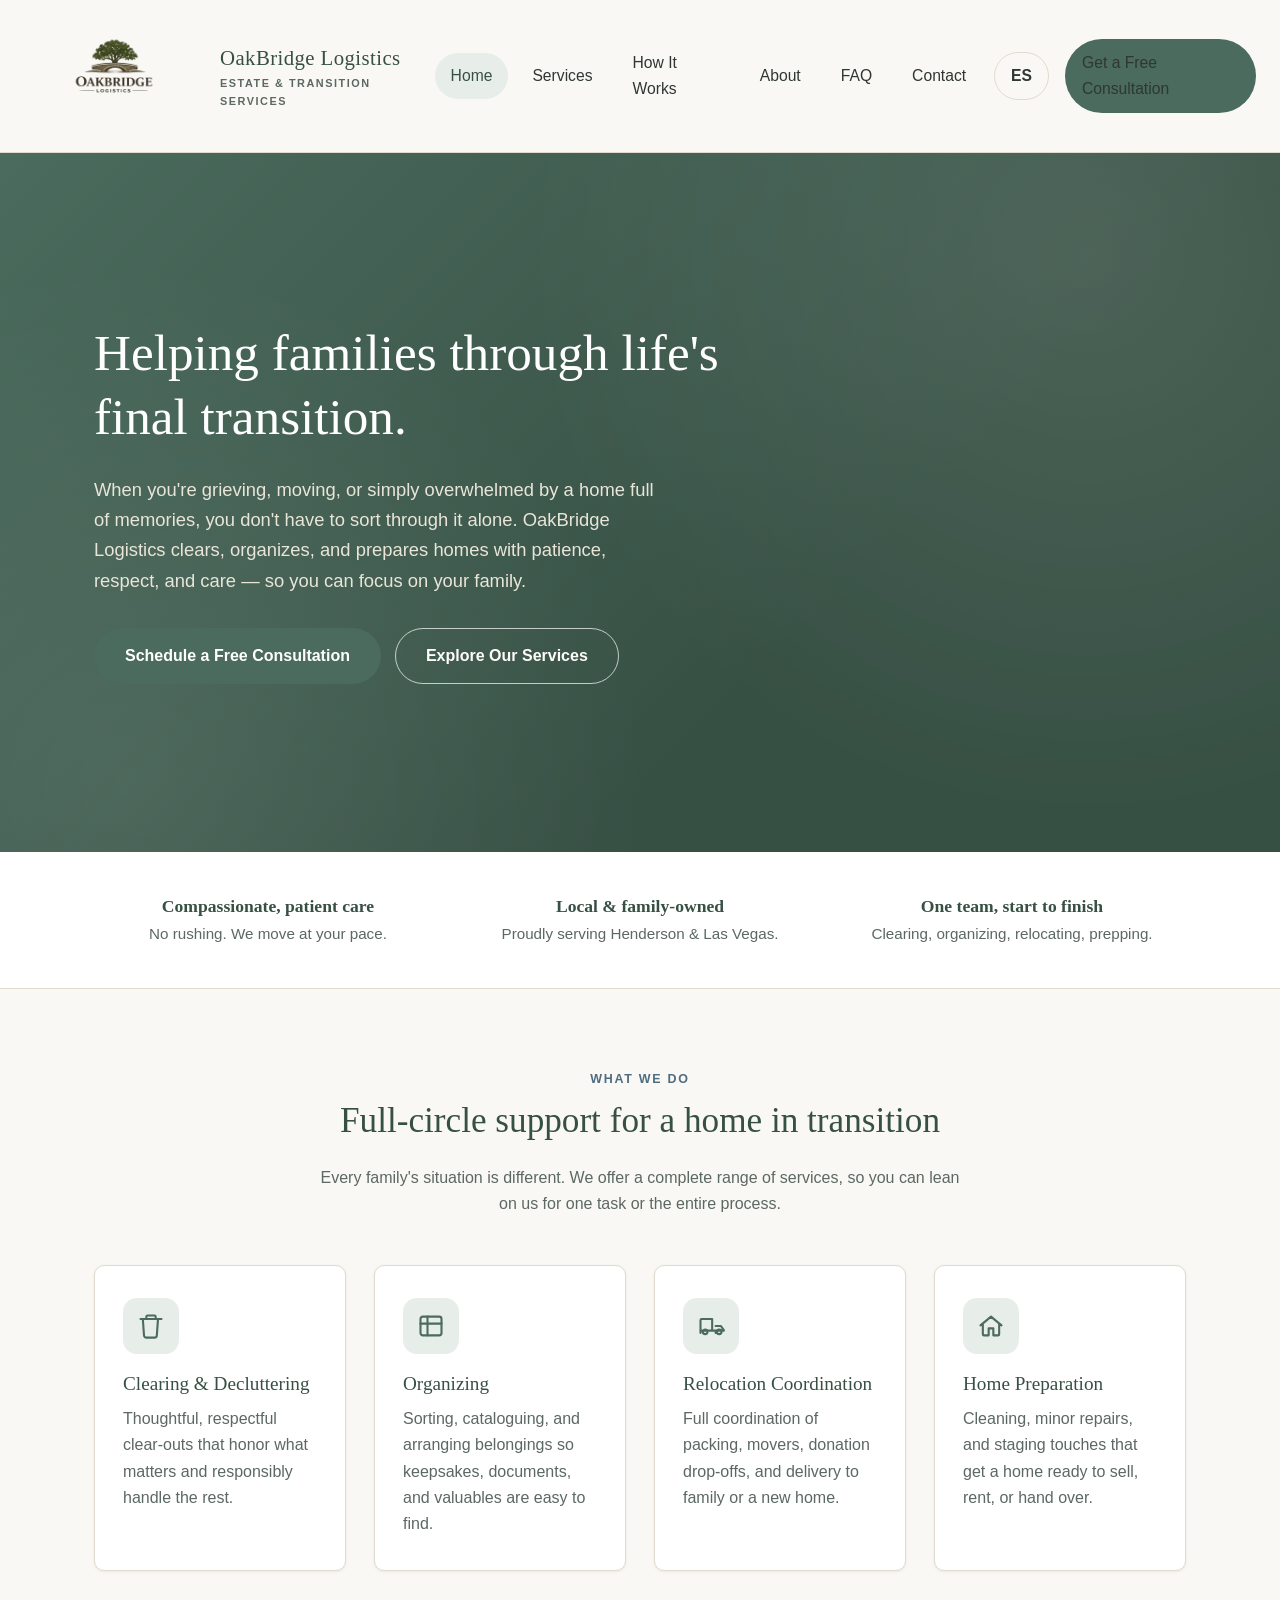
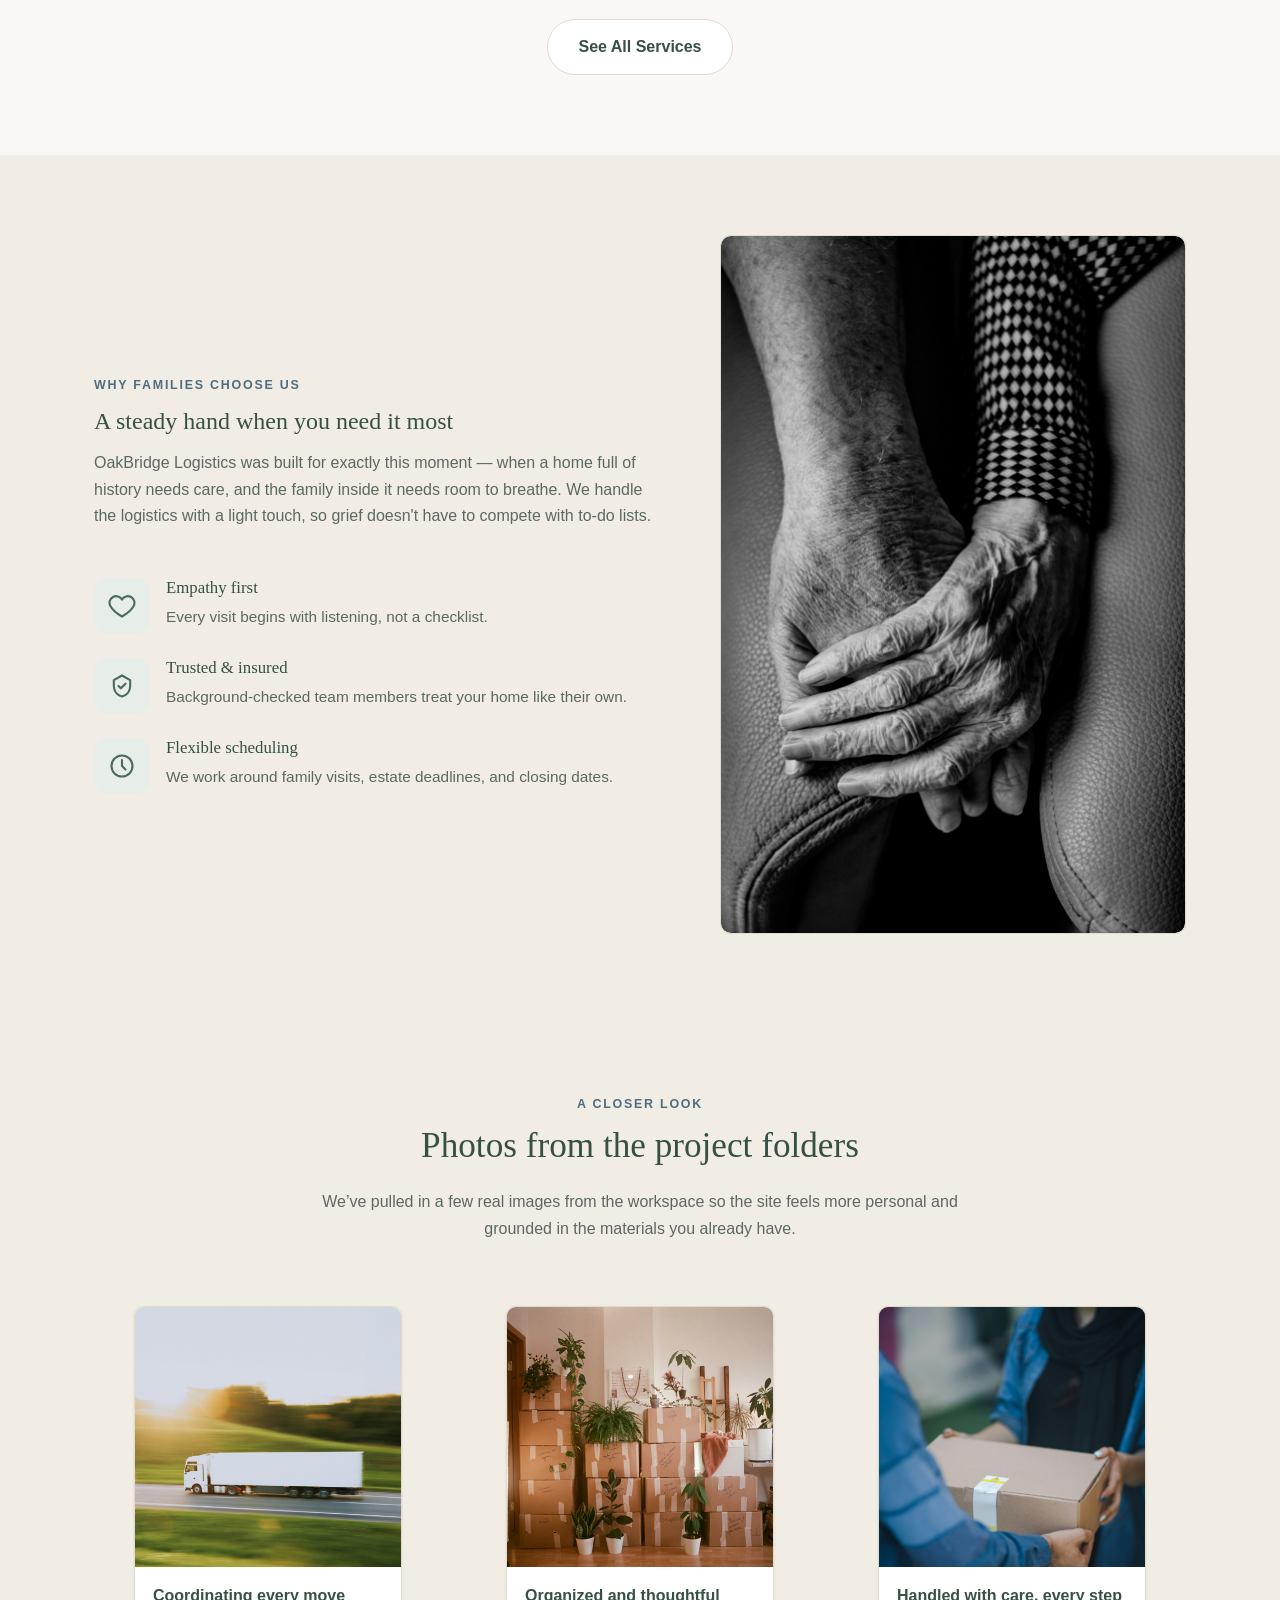
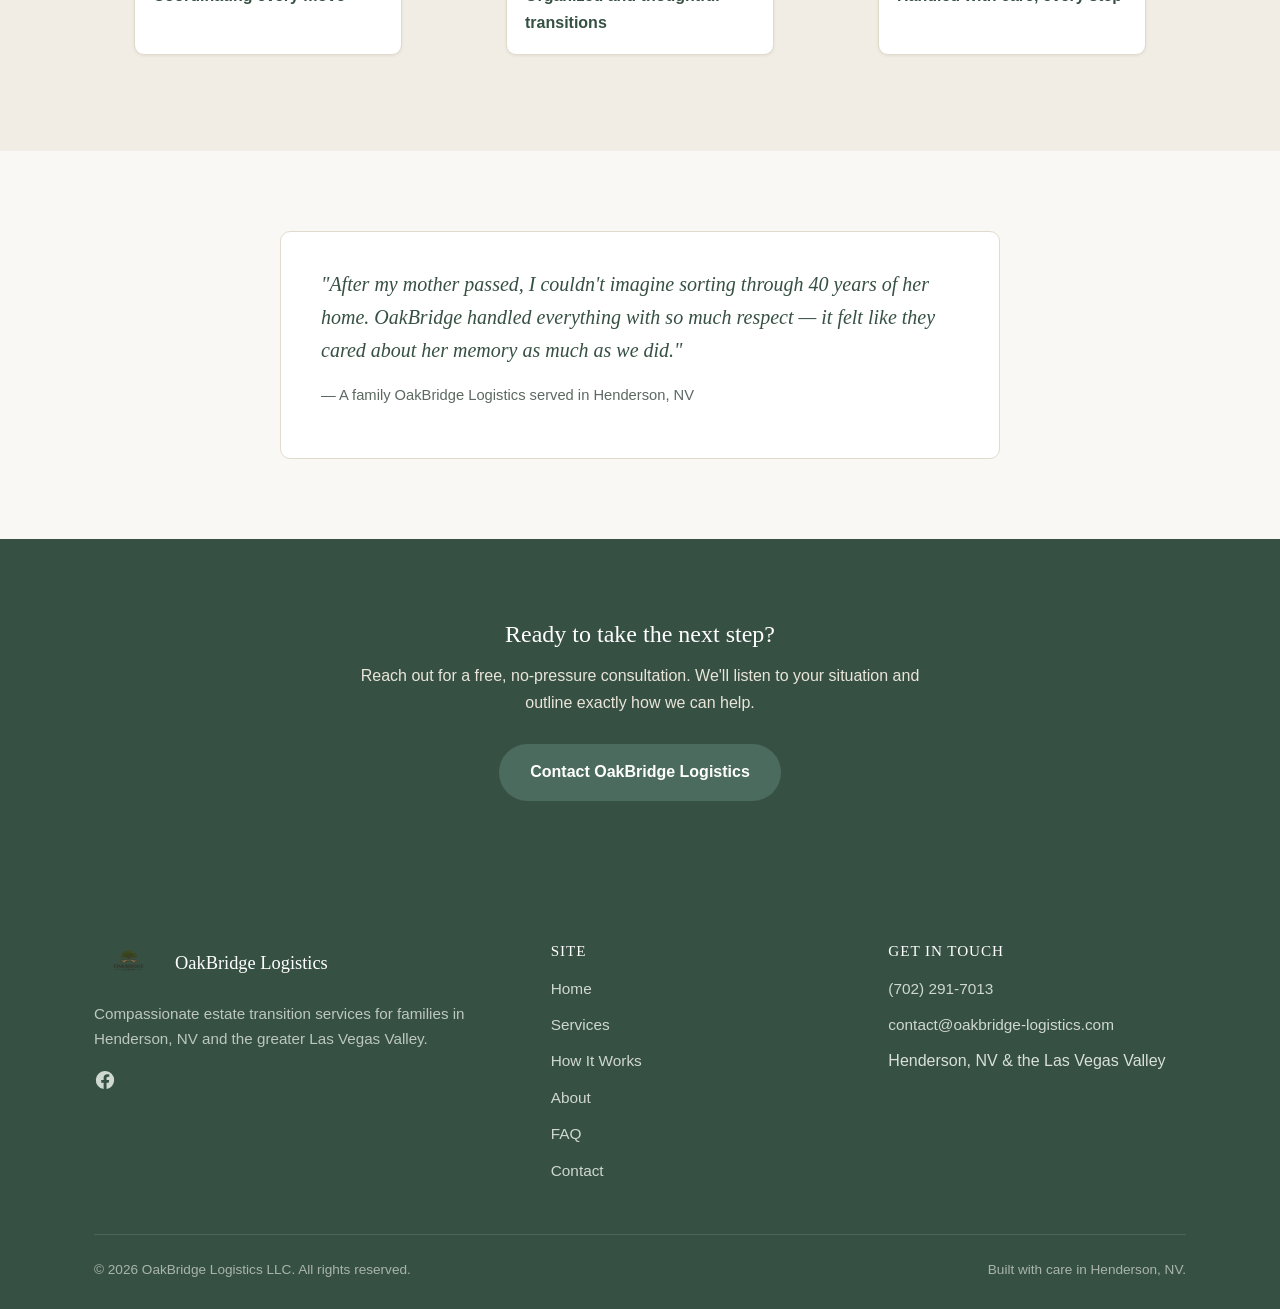
<file: index.html>
<!DOCTYPE html>
<html lang="en">
<head>
<meta charset="UTF-8">
<meta name="viewport" content="width=device-width, initial-scale=1.0">
<title>OakBridge Logistics | Compassionate Estate Transition Services in Henderson, NV</title>
<meta name="description" content="OakBridge Logistics helps families in Henderson, NV clear, organize, relocate, and prepare a home after the loss of a loved one or a major life transition — handled with care.">
<link rel="icon" type="image/png" href="images/favicon-32.png">
<link rel="apple-touch-icon" href="images/favicon-180.png">
<link rel="stylesheet" href="css/style.css">
<link rel="alternate" hreflang="en" href="https://oakbridge-logistics.com/">
<link rel="alternate" hreflang="es" href="https://oakbridge-logistics.com/es/">
<link rel="alternate" hreflang="x-default" href="https://oakbridge-logistics.com/">
</head>
<body>

<header class="site-header">
  <div class="container">
    <a class="brand" href="index.html">
      <img src="images/logo.png" alt="OakBridge Logistics logo">
      <span class="brand-name">OakBridge Logistics<small>ESTATE &amp; TRANSITION SERVICES</small></span>
    </a>
    <button class="nav-toggle" aria-label="Toggle navigation menu" aria-expanded="false">
      <span></span><span></span><span></span>
    </button>
    <nav class="main-nav">
      <ul>
        <li><a href="index.html" aria-current="page">Home</a></li>
        <li><a href="services.html">Services</a></li>
        <li><a href="how-it-works.html">How It Works</a></li>
        <li><a href="about.html">About</a></li>
        <li><a href="faq.html">FAQ</a></li>
        <li><a href="contact.html">Contact</a></li>
        <li><a class="lang-switch" href="es/index.html" aria-label="Ver este sitio en español">ES</a></li>
        <li><a class="btn btn-primary" href="contact.html">Get a Free Consultation</a></li>
      </ul>
    </nav>
  </div>
</header>

<main>

  <!-- Hero -->
  <section class="hero">
    <div class="container">
      <div class="hero-inner">
        <h1>Helping families through life's final transition.</h1>
        <p class="lead">When you're grieving, moving, or simply overwhelmed by a home full of memories, you don't have to sort through it alone. OakBridge Logistics clears, organizes, and prepares homes with patience, respect, and care — so you can focus on your family.</p>
        <div class="hero-actions">
          <a href="contact.html" class="btn btn-primary">Schedule a Free Consultation</a>
          <a href="services.html" class="btn btn-outline">Explore Our Services</a>
        </div>
      </div>
    </div>
  </section>

  <!-- Reassurance strip -->
  <section style="padding: 40px 0; background: var(--color-surface); border-bottom: 1px solid var(--color-border);">
    <div class="container">
      <div class="grid grid-3" style="gap: 24px;">
        <div class="text-center">
          <strong style="color: var(--color-primary-dark); display:block; font-family: var(--font-heading); font-size:1.1rem;">Compassionate, patient care</strong>
          <span style="color: var(--color-text-muted); font-size: 0.95rem;">No rushing. We move at your pace.</span>
        </div>
        <div class="text-center">
          <strong style="color: var(--color-primary-dark); display:block; font-family: var(--font-heading); font-size:1.1rem;">Local &amp; family-owned</strong>
          <span style="color: var(--color-text-muted); font-size: 0.95rem;">Proudly serving Henderson &amp; Las Vegas.</span>
        </div>
        <div class="text-center">
          <strong style="color: var(--color-primary-dark); display:block; font-family: var(--font-heading); font-size:1.1rem;">One team, start to finish</strong>
          <span style="color: var(--color-text-muted); font-size: 0.95rem;">Clearing, organizing, relocating, prepping.</span>
        </div>
      </div>
    </div>
  </section>

  <!-- Services overview -->
  <section>
    <div class="container">
      <div class="section-head">
        <span class="eyebrow">What We Do</span>
        <h2>Full-circle support for a home in transition</h2>
        <p>Every family's situation is different. We offer a complete range of services, so you can lean on us for one task or the entire process.</p>
      </div>

      <div class="grid grid-4">
        <div class="card">
          <div class="icon-badge">
            <svg viewBox="0 0 24 24" fill="none" stroke="currentColor" stroke-width="1.8" stroke-linecap="round" stroke-linejoin="round"><path d="M3 6h18M8 6V4a1 1 0 0 1 1-1h6a1 1 0 0 1 1 1v2m2 0-1 14a2 2 0 0 1-2 2H8a2 2 0 0 1-2-2L5 6"/></svg>
          </div>
          <h3>Clearing &amp; Decluttering</h3>
          <p>Thoughtful, respectful clear-outs that honor what matters and responsibly handle the rest.</p>
        </div>
        <div class="card">
          <div class="icon-badge">
            <svg viewBox="0 0 24 24" fill="none" stroke="currentColor" stroke-width="1.8" stroke-linecap="round" stroke-linejoin="round"><rect x="3" y="4" width="18" height="16" rx="2"/><path d="M3 10h18M9 4v16"/></svg>
          </div>
          <h3>Organizing</h3>
          <p>Sorting, cataloguing, and arranging belongings so keepsakes, documents, and valuables are easy to find.</p>
        </div>
        <div class="card">
          <div class="icon-badge">
            <svg viewBox="0 0 24 24" fill="none" stroke="currentColor" stroke-width="1.8" stroke-linecap="round" stroke-linejoin="round"><path d="M3 16V7a1 1 0 0 1 1-1h9v10M3 16h13M3 16v2m13-2v2m0-6h4.5l2.5 3.5V16h-7M7 19a2 2 0 1 0 0-4 2 2 0 0 0 0 4Zm12 0a2 2 0 1 0 0-4 2 2 0 0 0 0 4Z"/></svg>
          </div>
          <h3>Relocation Coordination</h3>
          <p>Full coordination of packing, movers, donation drop-offs, and delivery to family or a new home.</p>
        </div>
        <div class="card">
          <div class="icon-badge">
            <svg viewBox="0 0 24 24" fill="none" stroke="currentColor" stroke-width="1.8" stroke-linecap="round" stroke-linejoin="round"><path d="M3 11.5 12 4l9 7.5M5 10v9a1 1 0 0 0 1 1h4v-6h4v6h4a1 1 0 0 0 1-1v-9"/></svg>
          </div>
          <h3>Home Preparation</h3>
          <p>Cleaning, minor repairs, and staging touches that get a home ready to sell, rent, or hand over.</p>
        </div>
      </div>

      <div class="text-center mt-lg">
        <a href="services.html" class="btn btn-secondary">See All Services</a>
      </div>
    </div>
  </section>

  <!-- Why OakBridge -->
  <section class="section-alt">
    <div class="container">
      <div class="two-col">
        <div>
          <span class="eyebrow" style="display:block; font-size:0.78rem; letter-spacing:0.14em; text-transform:uppercase; color: var(--color-accent-dark); font-weight:700; margin-bottom:10px;">Why Families Choose Us</span>
          <h2>A steady hand when you need it most</h2>
          <p style="color: var(--color-text-muted);">OakBridge Logistics was built for exactly this moment — when a home full of history needs care, and the family inside it needs room to breathe. We handle the logistics with a light touch, so grief doesn't have to compete with to-do lists.</p>
          <div class="value-list mt-lg" style="grid-template-columns: 1fr;">
            <div class="value-item">
              <div class="icon-badge">
                <svg viewBox="0 0 24 24" fill="none" stroke="currentColor" stroke-width="1.8" stroke-linecap="round" stroke-linejoin="round"><path d="M12 21s-7.5-4.35-10-9A5.5 5.5 0 0 1 12 6.5 5.5 5.5 0 0 1 22 12c-2.5 4.65-10 9-10 9Z"/></svg>
              </div>
              <div>
                <h3>Empathy first</h3>
                <p>Every visit begins with listening, not a checklist.</p>
              </div>
            </div>
            <div class="value-item">
              <div class="icon-badge">
                <svg viewBox="0 0 24 24" fill="none" stroke="currentColor" stroke-width="1.8" stroke-linecap="round" stroke-linejoin="round"><path d="m9 12 2 2 4-4M12 3l7 4v5c0 4.5-3 8-7 9-4-1-7-4.5-7-9V7l7-4Z"/></svg>
              </div>
              <div>
                <h3>Trusted &amp; insured</h3>
                <p>Background-checked team members treat your home like their own.</p>
              </div>
            </div>
            <div class="value-item">
              <div class="icon-badge">
                <svg viewBox="0 0 24 24" fill="none" stroke="currentColor" stroke-width="1.8" stroke-linecap="round" stroke-linejoin="round"><circle cx="12" cy="12" r="9"/><path d="M12 7v5l3 3"/></svg>
              </div>
              <div>
                <h3>Flexible scheduling</h3>
                <p>We work around family visits, estate deadlines, and closing dates.</p>
              </div>
            </div>
          </div>
        </div>
        <div class="motif-panel photo">
          <img src="images/photos/steady-hands.jpg" alt="An elderly person's hands, resting calmly" loading="lazy">
        </div>
      </div>
    </div>
  </section>

  <!-- Photo gallery -->
  <section class="section-alt">
    <div class="container">
      <div class="section-head">
        <span class="eyebrow">A closer look</span>
        <h2>Photos from the project folders</h2>
        <p>We’ve pulled in a few real images from the workspace so the site feels more personal and grounded in the materials you already have.</p>
      </div>

      <div class="photo-gallery">
        <figure class="photo-card">
          <img src="images/photos/moving-truck-highway.jpg" alt="A moving truck on the highway, coordinating relocation logistics" loading="lazy">
          <figcaption>Coordinating every move</figcaption>
        </figure>
        <figure class="photo-card">
          <img src="images/photos/moving-boxes-home.jpg" alt="Moving boxes and belongings organized in a home" loading="lazy">
          <figcaption>Organized and thoughtful transitions</figcaption>
        </figure>
        <figure class="photo-card">
          <img src="images/photos/handoff-box.jpg" alt="A box being carefully handed over between two people" loading="lazy">
          <figcaption>Handled with care, every step</figcaption>
        </figure>
      </div>
    </div>
  </section>

  <!-- Testimonial -->
  <section>
    <div class="container">
      <div class="testimonial" style="max-width: 720px; margin: 0 auto;">
        <p class="quote">"After my mother passed, I couldn't imagine sorting through 40 years of her home. OakBridge handled everything with so much respect — it felt like they cared about her memory as much as we did."</p>
        <p class="attribution">— A family OakBridge Logistics served in Henderson, NV</p>
      </div>
    </div>
  </section>

  <!-- CTA -->
  <section class="cta-band">
    <div class="container">
      <h2>Ready to take the next step?</h2>
      <p>Reach out for a free, no-pressure consultation. We'll listen to your situation and outline exactly how we can help.</p>
      <a href="contact.html" class="btn btn-primary">Contact OakBridge Logistics</a>
    </div>
  </section>

</main>

<footer class="site-footer">
  <div class="container">
    <div class="footer-grid">
      <div>
        <div class="footer-brand">
          <img src="images/logo.png" alt="OakBridge Logistics logo">
          <span>OakBridge Logistics</span>
        </div>
        <p>Compassionate estate transition services for families in Henderson, NV and the greater Las Vegas Valley.</p>
        <div class="footer-social">
          <a href="https://www.facebook.com/profile.php?id=61592621438912" target="_blank" rel="noopener noreferrer" aria-label="OakBridge Logistics on Facebook">
            <svg viewBox="0 0 24 24" fill="currentColor"><path d="M22 12a10 10 0 1 0-11.5 9.95v-7.04H7.9V12h2.6V9.8c0-2.57 1.53-4 3.87-4 1.12 0 2.3.2 2.3.2v2.53h-1.3c-1.28 0-1.68.8-1.68 1.61V12h2.86l-.46 2.91h-2.4v7.04A10 10 0 0 0 22 12Z"/></svg>
          </a>
        </div>
      </div>
      <div>
        <h4>Site</h4>
        <ul>
          <li><a href="index.html">Home</a></li>
          <li><a href="services.html">Services</a></li>
          <li><a href="how-it-works.html">How It Works</a></li>
          <li><a href="about.html">About</a></li>
          <li><a href="faq.html">FAQ</a></li>
          <li><a href="contact.html">Contact</a></li>
        </ul>
      </div>
      <div>
        <h4>Get in Touch</h4>
        <ul>
          <li><a href="tel:+17022917013">(702) 291-7013</a></li>
          <li><a href="mailto:contact@oakbridge-logistics.com">contact@oakbridge-logistics.com</a></li>
          <li>Henderson, NV &amp; the Las Vegas Valley</li>
        </ul>
      </div>
    </div>
    <div class="footer-bottom">
      <span>&copy; <span id="year"></span> OakBridge Logistics LLC. All rights reserved.</span>
      <span>Built with care in Henderson, NV.</span>
    </div>
  </div>
</footer>

<script src="js/main.js"></script>
</body>
</html>
</file>
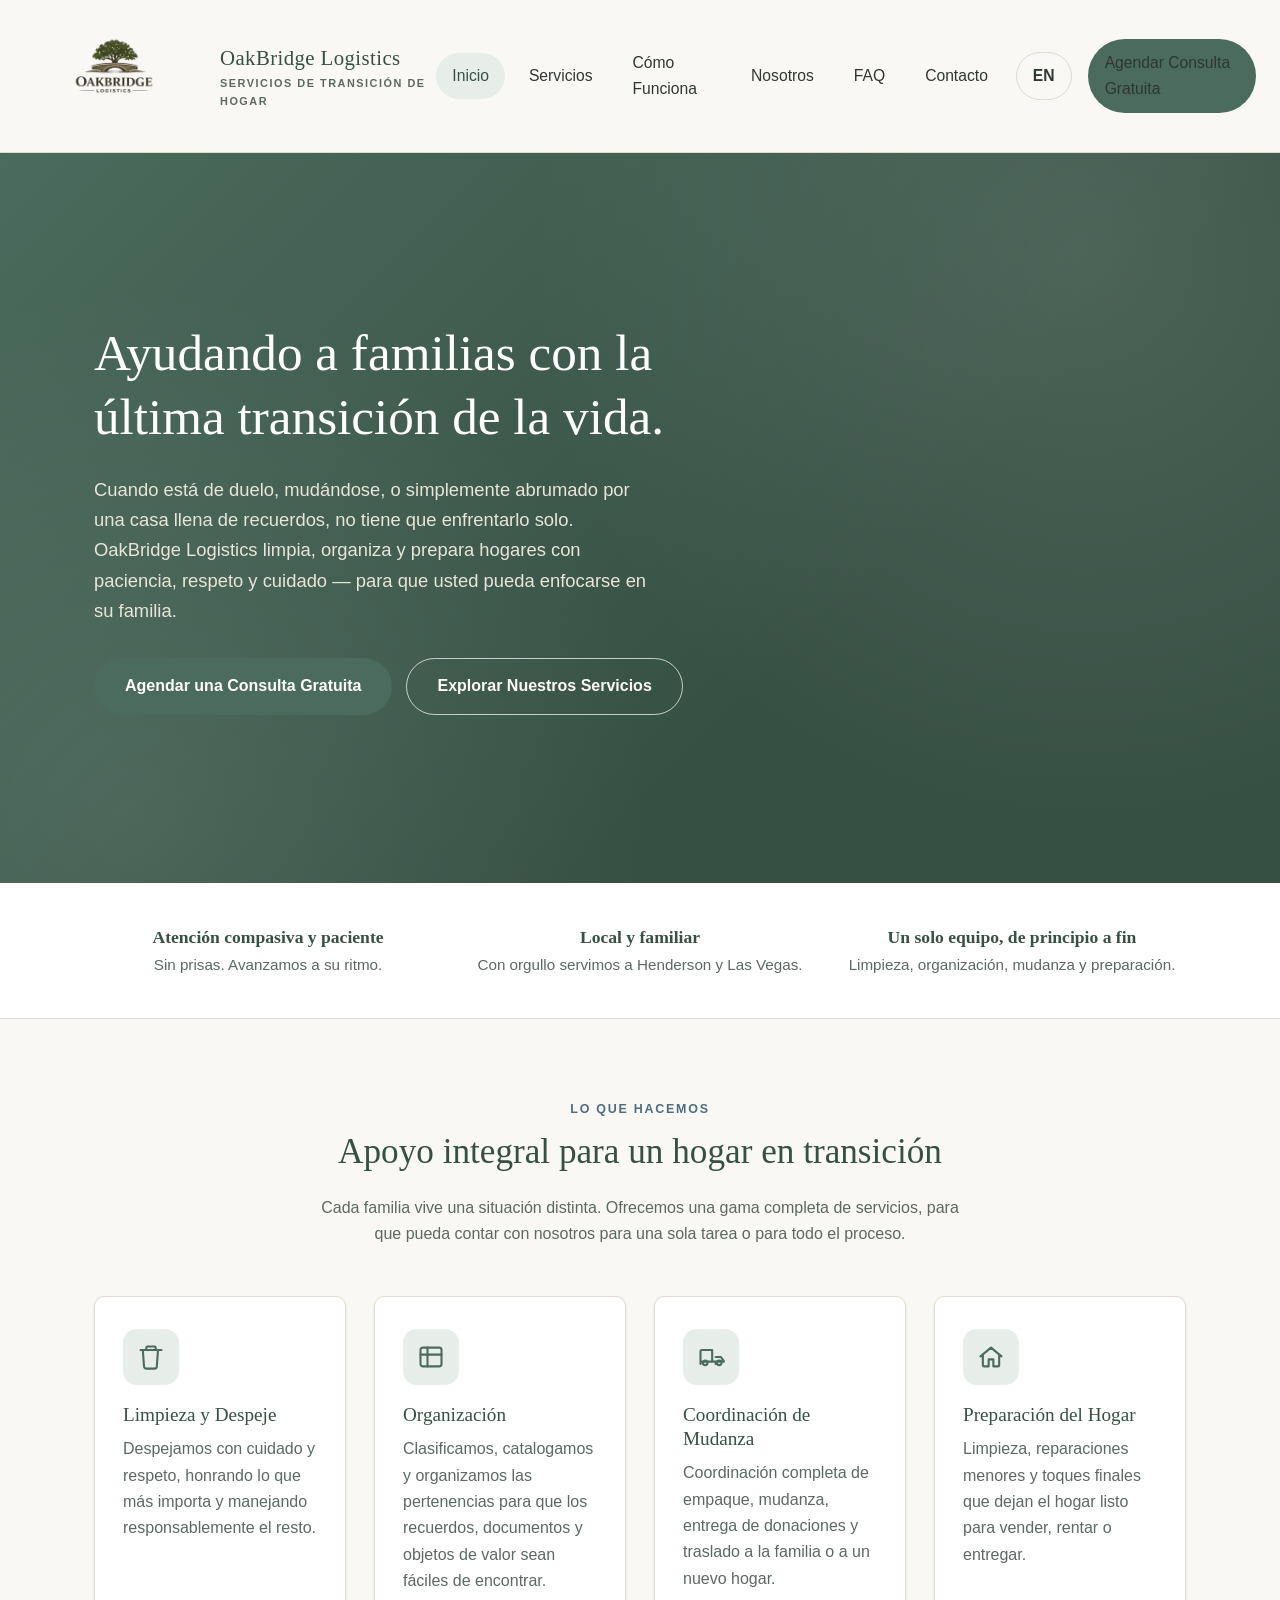
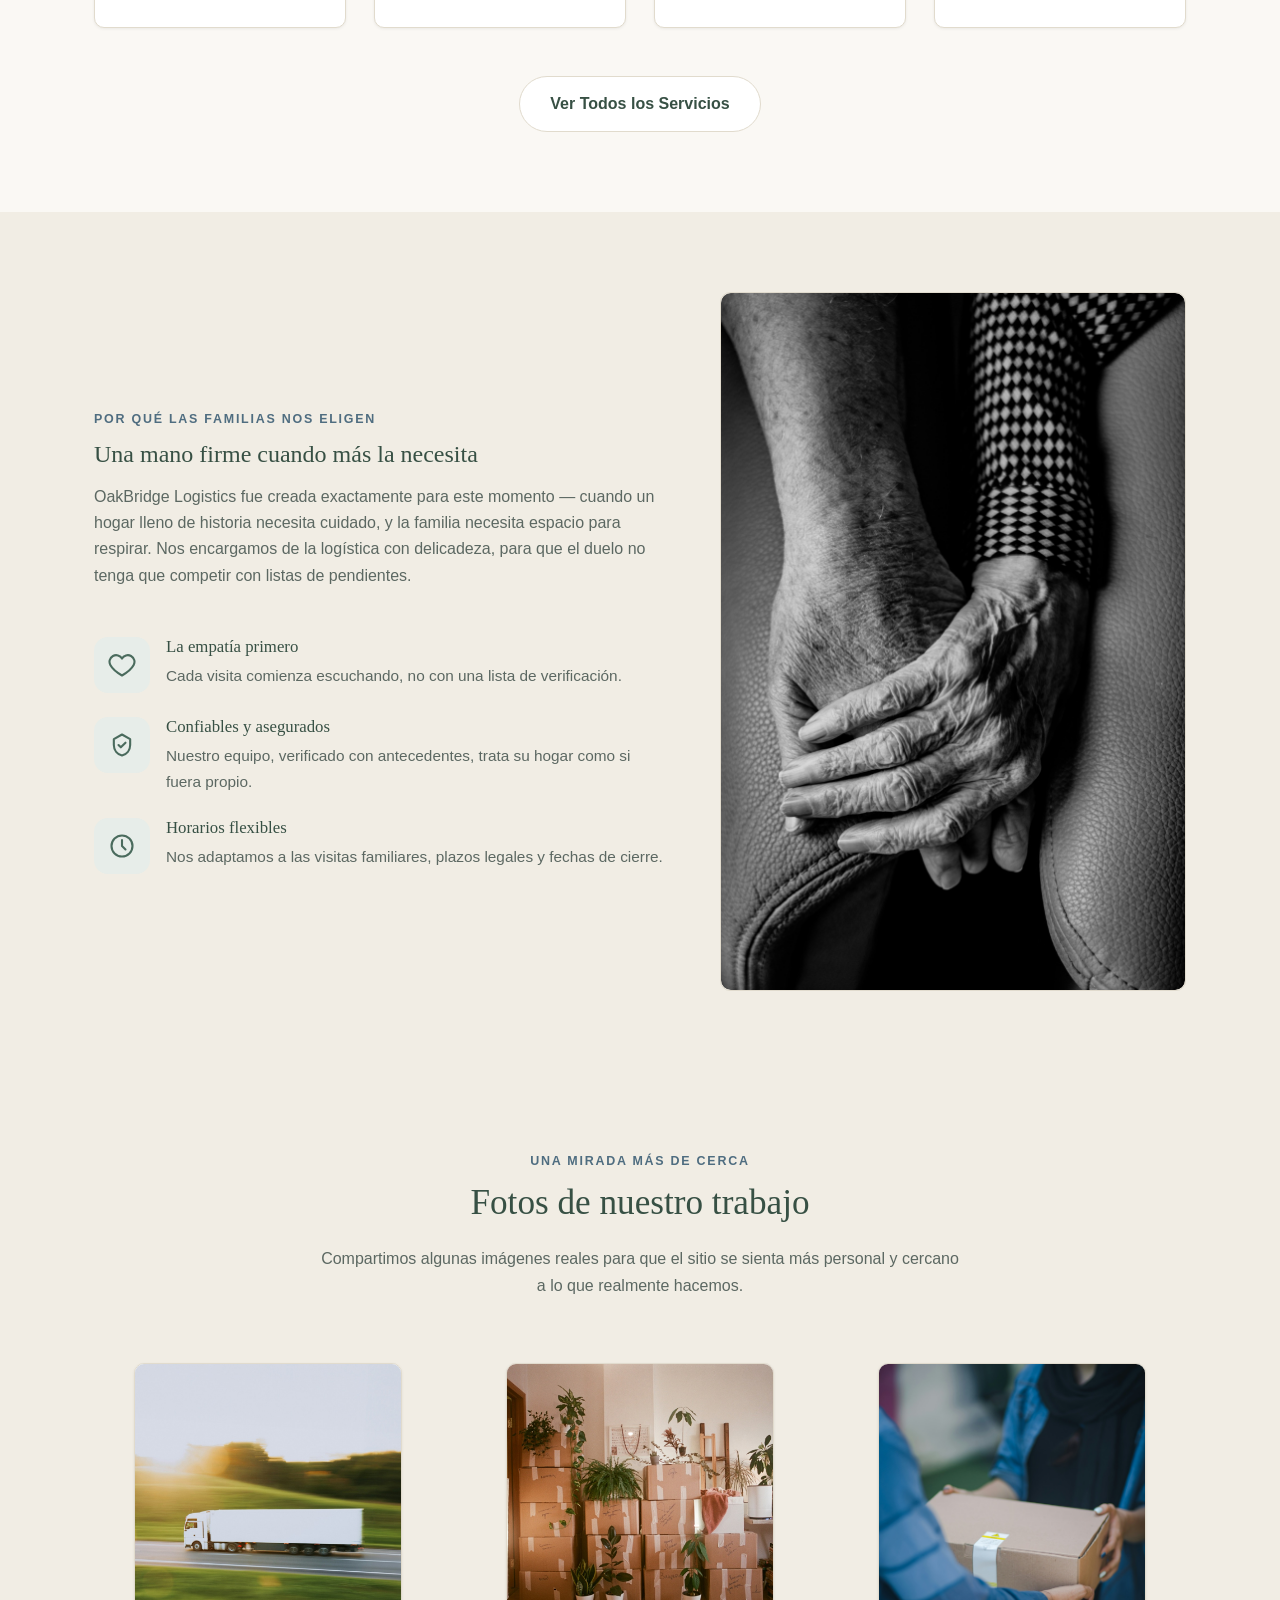
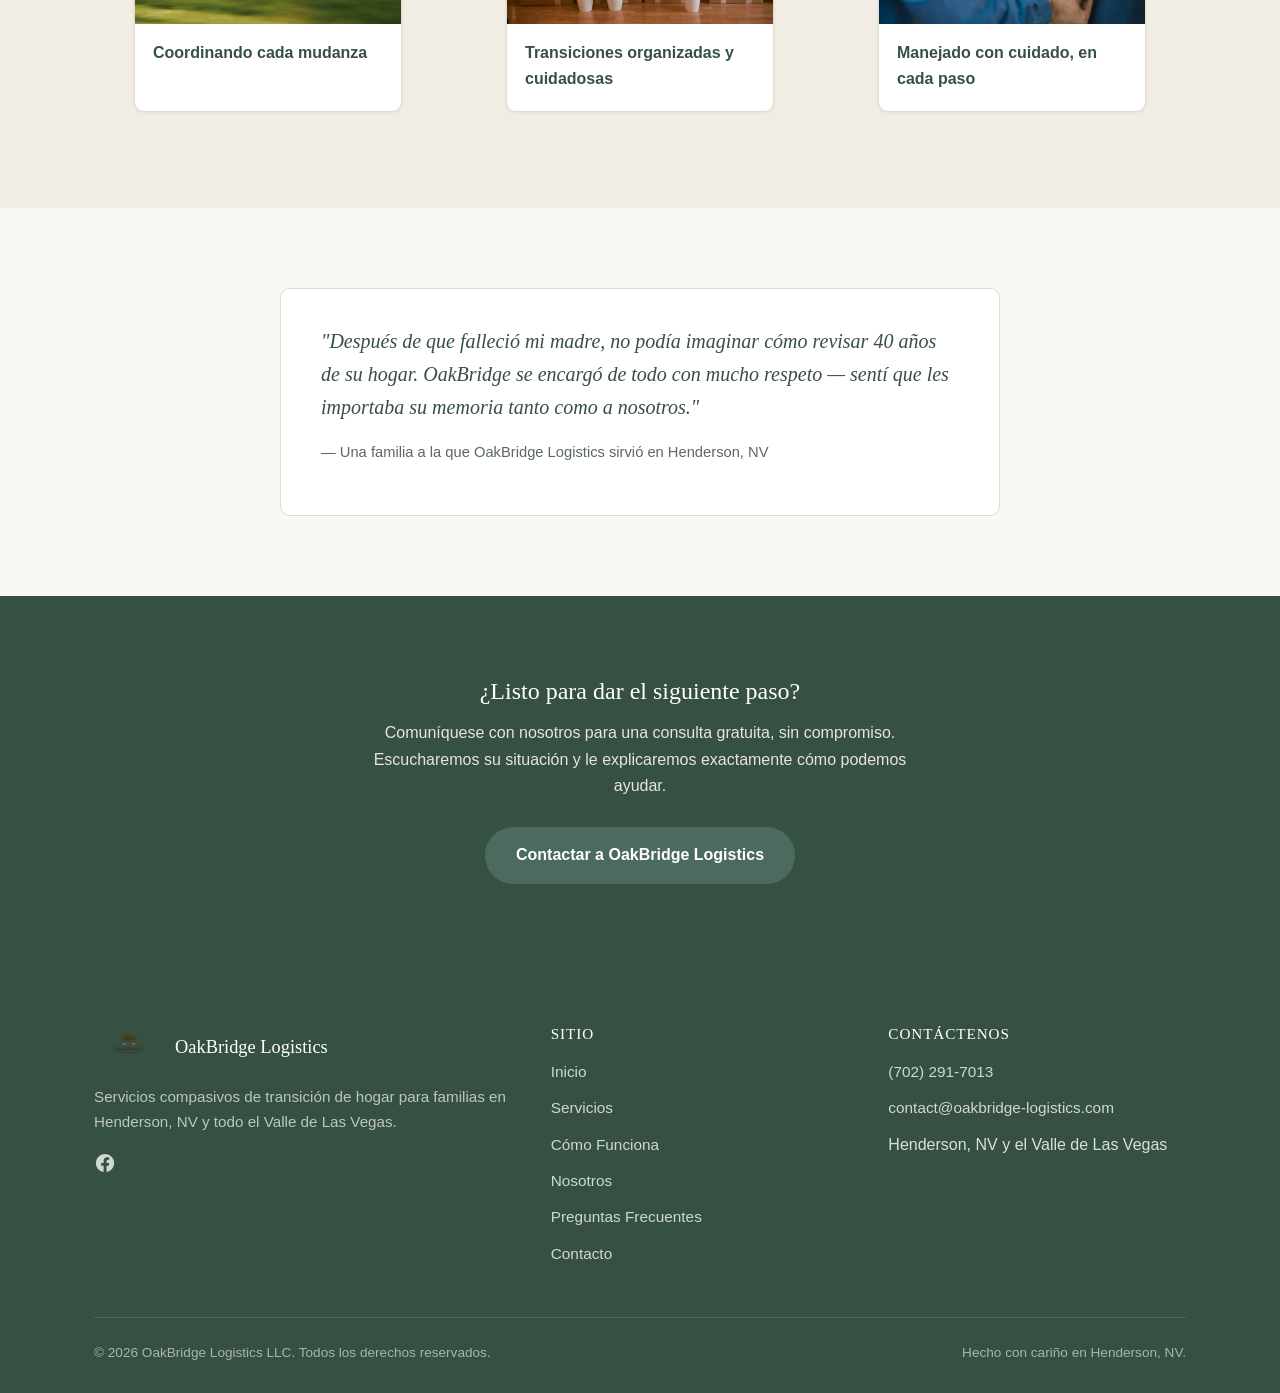
<file: es/index.html>
<!DOCTYPE html>
<html lang="es">
<head>
<meta charset="UTF-8">
<meta name="viewport" content="width=device-width, initial-scale=1.0">
<title>OakBridge Logistics | Servicios Compasivos de Transición de Hogar en Henderson, NV</title>
<meta name="description" content="OakBridge Logistics ayuda a familias en Henderson, NV a limpiar, organizar, mudar y preparar un hogar tras la pérdida de un ser querido o una gran transición de vida — con cuidado.">
<link rel="icon" type="image/png" href="../images/favicon-32.png">
<link rel="apple-touch-icon" href="../images/favicon-180.png">
<link rel="stylesheet" href="../css/style.css">
<link rel="alternate" hreflang="en" href="https://oakbridge-logistics.com/">
<link rel="alternate" hreflang="es" href="https://oakbridge-logistics.com/es/">
<link rel="alternate" hreflang="x-default" href="https://oakbridge-logistics.com/">
</head>
<body>

<header class="site-header">
  <div class="container">
    <a class="brand" href="index.html">
      <img src="../images/logo.png" alt="Logotipo de OakBridge Logistics">
      <span class="brand-name">OakBridge Logistics<small>SERVICIOS DE TRANSICIÓN DE HOGAR</small></span>
    </a>
    <button class="nav-toggle" aria-label="Alternar menú de navegación" aria-expanded="false">
      <span></span><span></span><span></span>
    </button>
    <nav class="main-nav">
      <ul>
        <li><a href="index.html" aria-current="page">Inicio</a></li>
        <li><a href="servicios.html">Servicios</a></li>
        <li><a href="como-funciona.html">Cómo Funciona</a></li>
        <li><a href="sobre-nosotros.html">Nosotros</a></li>
        <li><a href="preguntas-frecuentes.html">FAQ</a></li>
        <li><a href="contacto.html">Contacto</a></li>
        <li><a class="lang-switch" href="../index.html" aria-label="View this site in English">EN</a></li>
        <li><a class="btn btn-primary" href="contacto.html">Agendar Consulta Gratuita</a></li>
      </ul>
    </nav>
  </div>
</header>

<main>

  <!-- Hero -->
  <section class="hero">
    <div class="container">
      <div class="hero-inner">
        <h1>Ayudando a familias con la última transición de la vida.</h1>
        <p class="lead">Cuando está de duelo, mudándose, o simplemente abrumado por una casa llena de recuerdos, no tiene que enfrentarlo solo. OakBridge Logistics limpia, organiza y prepara hogares con paciencia, respeto y cuidado — para que usted pueda enfocarse en su familia.</p>
        <div class="hero-actions">
          <a href="contacto.html" class="btn btn-primary">Agendar una Consulta Gratuita</a>
          <a href="servicios.html" class="btn btn-outline">Explorar Nuestros Servicios</a>
        </div>
      </div>
    </div>
  </section>

  <!-- Reassurance strip -->
  <section style="padding: 40px 0; background: var(--color-surface); border-bottom: 1px solid var(--color-border);">
    <div class="container">
      <div class="grid grid-3" style="gap: 24px;">
        <div class="text-center">
          <strong style="color: var(--color-primary-dark); display:block; font-family: var(--font-heading); font-size:1.1rem;">Atención compasiva y paciente</strong>
          <span style="color: var(--color-text-muted); font-size: 0.95rem;">Sin prisas. Avanzamos a su ritmo.</span>
        </div>
        <div class="text-center">
          <strong style="color: var(--color-primary-dark); display:block; font-family: var(--font-heading); font-size:1.1rem;">Local y familiar</strong>
          <span style="color: var(--color-text-muted); font-size: 0.95rem;">Con orgullo servimos a Henderson y Las Vegas.</span>
        </div>
        <div class="text-center">
          <strong style="color: var(--color-primary-dark); display:block; font-family: var(--font-heading); font-size:1.1rem;">Un solo equipo, de principio a fin</strong>
          <span style="color: var(--color-text-muted); font-size: 0.95rem;">Limpieza, organización, mudanza y preparación.</span>
        </div>
      </div>
    </div>
  </section>

  <!-- Services overview -->
  <section>
    <div class="container">
      <div class="section-head">
        <span class="eyebrow">Lo Que Hacemos</span>
        <h2>Apoyo integral para un hogar en transición</h2>
        <p>Cada familia vive una situación distinta. Ofrecemos una gama completa de servicios, para que pueda contar con nosotros para una sola tarea o para todo el proceso.</p>
      </div>

      <div class="grid grid-4">
        <div class="card">
          <div class="icon-badge">
            <svg viewBox="0 0 24 24" fill="none" stroke="currentColor" stroke-width="1.8" stroke-linecap="round" stroke-linejoin="round"><path d="M3 6h18M8 6V4a1 1 0 0 1 1-1h6a1 1 0 0 1 1 1v2m2 0-1 14a2 2 0 0 1-2 2H8a2 2 0 0 1-2-2L5 6"/></svg>
          </div>
          <h3>Limpieza y Despeje</h3>
          <p>Despejamos con cuidado y respeto, honrando lo que más importa y manejando responsablemente el resto.</p>
        </div>
        <div class="card">
          <div class="icon-badge">
            <svg viewBox="0 0 24 24" fill="none" stroke="currentColor" stroke-width="1.8" stroke-linecap="round" stroke-linejoin="round"><rect x="3" y="4" width="18" height="16" rx="2"/><path d="M3 10h18M9 4v16"/></svg>
          </div>
          <h3>Organización</h3>
          <p>Clasificamos, catalogamos y organizamos las pertenencias para que los recuerdos, documentos y objetos de valor sean fáciles de encontrar.</p>
        </div>
        <div class="card">
          <div class="icon-badge">
            <svg viewBox="0 0 24 24" fill="none" stroke="currentColor" stroke-width="1.8" stroke-linecap="round" stroke-linejoin="round"><path d="M3 16V7a1 1 0 0 1 1-1h9v10M3 16h13M3 16v2m13-2v2m0-6h4.5l2.5 3.5V16h-7M7 19a2 2 0 1 0 0-4 2 2 0 0 0 0 4Zm12 0a2 2 0 1 0 0-4 2 2 0 0 0 0 4Z"/></svg>
          </div>
          <h3>Coordinación de Mudanza</h3>
          <p>Coordinación completa de empaque, mudanza, entrega de donaciones y traslado a la familia o a un nuevo hogar.</p>
        </div>
        <div class="card">
          <div class="icon-badge">
            <svg viewBox="0 0 24 24" fill="none" stroke="currentColor" stroke-width="1.8" stroke-linecap="round" stroke-linejoin="round"><path d="M3 11.5 12 4l9 7.5M5 10v9a1 1 0 0 0 1 1h4v-6h4v6h4a1 1 0 0 0 1-1v-9"/></svg>
          </div>
          <h3>Preparación del Hogar</h3>
          <p>Limpieza, reparaciones menores y toques finales que dejan el hogar listo para vender, rentar o entregar.</p>
        </div>
      </div>

      <div class="text-center mt-lg">
        <a href="servicios.html" class="btn btn-secondary">Ver Todos los Servicios</a>
      </div>
    </div>
  </section>

  <!-- Why OakBridge -->
  <section class="section-alt">
    <div class="container">
      <div class="two-col">
        <div>
          <span class="eyebrow" style="display:block; font-size:0.78rem; letter-spacing:0.14em; text-transform:uppercase; color: var(--color-accent-dark); font-weight:700; margin-bottom:10px;">Por Qué las Familias Nos Eligen</span>
          <h2>Una mano firme cuando más la necesita</h2>
          <p style="color: var(--color-text-muted);">OakBridge Logistics fue creada exactamente para este momento — cuando un hogar lleno de historia necesita cuidado, y la familia necesita espacio para respirar. Nos encargamos de la logística con delicadeza, para que el duelo no tenga que competir con listas de pendientes.</p>
          <div class="value-list mt-lg" style="grid-template-columns: 1fr;">
            <div class="value-item">
              <div class="icon-badge">
                <svg viewBox="0 0 24 24" fill="none" stroke="currentColor" stroke-width="1.8" stroke-linecap="round" stroke-linejoin="round"><path d="M12 21s-7.5-4.35-10-9A5.5 5.5 0 0 1 12 6.5 5.5 5.5 0 0 1 22 12c-2.5 4.65-10 9-10 9Z"/></svg>
              </div>
              <div>
                <h3>La empatía primero</h3>
                <p>Cada visita comienza escuchando, no con una lista de verificación.</p>
              </div>
            </div>
            <div class="value-item">
              <div class="icon-badge">
                <svg viewBox="0 0 24 24" fill="none" stroke="currentColor" stroke-width="1.8" stroke-linecap="round" stroke-linejoin="round"><path d="m9 12 2 2 4-4M12 3l7 4v5c0 4.5-3 8-7 9-4-1-7-4.5-7-9V7l7-4Z"/></svg>
              </div>
              <div>
                <h3>Confiables y asegurados</h3>
                <p>Nuestro equipo, verificado con antecedentes, trata su hogar como si fuera propio.</p>
              </div>
            </div>
            <div class="value-item">
              <div class="icon-badge">
                <svg viewBox="0 0 24 24" fill="none" stroke="currentColor" stroke-width="1.8" stroke-linecap="round" stroke-linejoin="round"><circle cx="12" cy="12" r="9"/><path d="M12 7v5l3 3"/></svg>
              </div>
              <div>
                <h3>Horarios flexibles</h3>
                <p>Nos adaptamos a las visitas familiares, plazos legales y fechas de cierre.</p>
              </div>
            </div>
          </div>
        </div>
        <div class="motif-panel photo">
          <img src="../images/photos/steady-hands.jpg" alt="Las manos de una persona mayor, en calma" loading="lazy">
        </div>
      </div>
    </div>
  </section>

  <!-- Photo gallery -->
  <section class="section-alt">
    <div class="container">
      <div class="section-head">
        <span class="eyebrow">Una mirada más de cerca</span>
        <h2>Fotos de nuestro trabajo</h2>
        <p>Compartimos algunas imágenes reales para que el sitio se sienta más personal y cercano a lo que realmente hacemos.</p>
      </div>

      <div class="photo-gallery">
        <figure class="photo-card">
          <img src="../images/photos/moving-truck-highway.jpg" alt="Un camión de mudanza en la carretera, coordinando la logística de reubicación" loading="lazy">
          <figcaption>Coordinando cada mudanza</figcaption>
        </figure>
        <figure class="photo-card">
          <img src="../images/photos/moving-boxes-home.jpg" alt="Cajas de mudanza y pertenencias organizadas en un hogar" loading="lazy">
          <figcaption>Transiciones organizadas y cuidadosas</figcaption>
        </figure>
        <figure class="photo-card">
          <img src="../images/photos/handoff-box.jpg" alt="Una caja siendo entregada con cuidado de una persona a otra" loading="lazy">
          <figcaption>Manejado con cuidado, en cada paso</figcaption>
        </figure>
      </div>
    </div>
  </section>

  <!-- Testimonial -->
  <section>
    <div class="container">
      <div class="testimonial" style="max-width: 720px; margin: 0 auto;">
        <p class="quote">"Después de que falleció mi madre, no podía imaginar cómo revisar 40 años de su hogar. OakBridge se encargó de todo con mucho respeto — sentí que les importaba su memoria tanto como a nosotros."</p>
        <p class="attribution">— Una familia a la que OakBridge Logistics sirvió en Henderson, NV</p>
      </div>
    </div>
  </section>

  <!-- CTA -->
  <section class="cta-band">
    <div class="container">
      <h2>¿Listo para dar el siguiente paso?</h2>
      <p>Comuníquese con nosotros para una consulta gratuita, sin compromiso. Escucharemos su situación y le explicaremos exactamente cómo podemos ayudar.</p>
      <a href="contacto.html" class="btn btn-primary">Contactar a OakBridge Logistics</a>
    </div>
  </section>

</main>

<footer class="site-footer">
  <div class="container">
    <div class="footer-grid">
      <div>
        <div class="footer-brand">
          <img src="../images/logo.png" alt="Logotipo de OakBridge Logistics">
          <span>OakBridge Logistics</span>
        </div>
        <p>Servicios compasivos de transición de hogar para familias en Henderson, NV y todo el Valle de Las Vegas.</p>
        <div class="footer-social">
          <a href="https://www.facebook.com/profile.php?id=61592621438912" target="_blank" rel="noopener noreferrer" aria-label="OakBridge Logistics en Facebook">
            <svg viewBox="0 0 24 24" fill="currentColor"><path d="M22 12a10 10 0 1 0-11.5 9.95v-7.04H7.9V12h2.6V9.8c0-2.57 1.53-4 3.87-4 1.12 0 2.3.2 2.3.2v2.53h-1.3c-1.28 0-1.68.8-1.68 1.61V12h2.86l-.46 2.91h-2.4v7.04A10 10 0 0 0 22 12Z"/></svg>
          </a>
        </div>
      </div>
      <div>
        <h4>Sitio</h4>
        <ul>
          <li><a href="index.html">Inicio</a></li>
          <li><a href="servicios.html">Servicios</a></li>
          <li><a href="como-funciona.html">Cómo Funciona</a></li>
          <li><a href="sobre-nosotros.html">Nosotros</a></li>
          <li><a href="preguntas-frecuentes.html">Preguntas Frecuentes</a></li>
          <li><a href="contacto.html">Contacto</a></li>
        </ul>
      </div>
      <div>
        <h4>Contáctenos</h4>
        <ul>
          <li><a href="tel:+17022917013">(702) 291-7013</a></li>
          <li><a href="mailto:contact@oakbridge-logistics.com">contact@oakbridge-logistics.com</a></li>
          <li>Henderson, NV y el Valle de Las Vegas</li>
        </ul>
      </div>
    </div>
    <div class="footer-bottom">
      <span>&copy; <span id="year"></span> OakBridge Logistics LLC. Todos los derechos reservados.</span>
      <span>Hecho con cariño en Henderson, NV.</span>
    </div>
  </div>
</footer>

<script src="../js/main.js"></script>
</body>
</html>
</file>
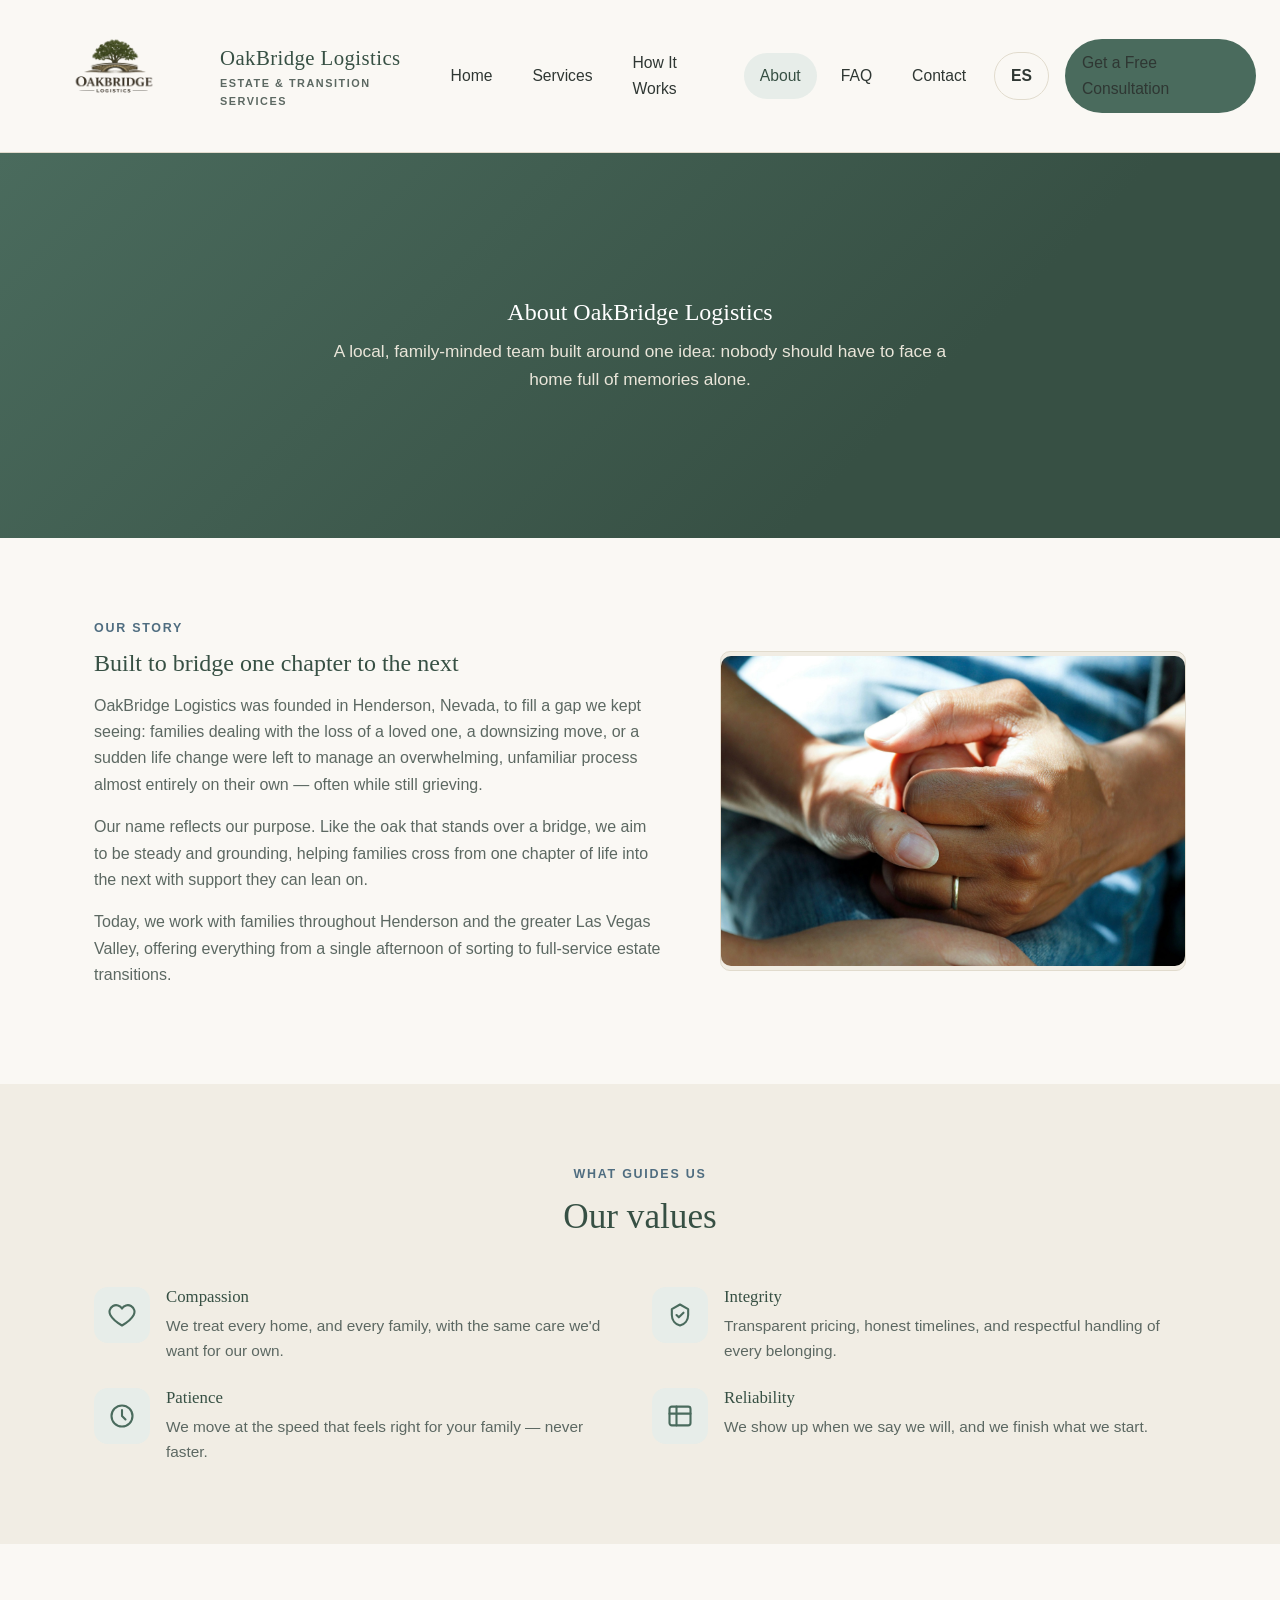
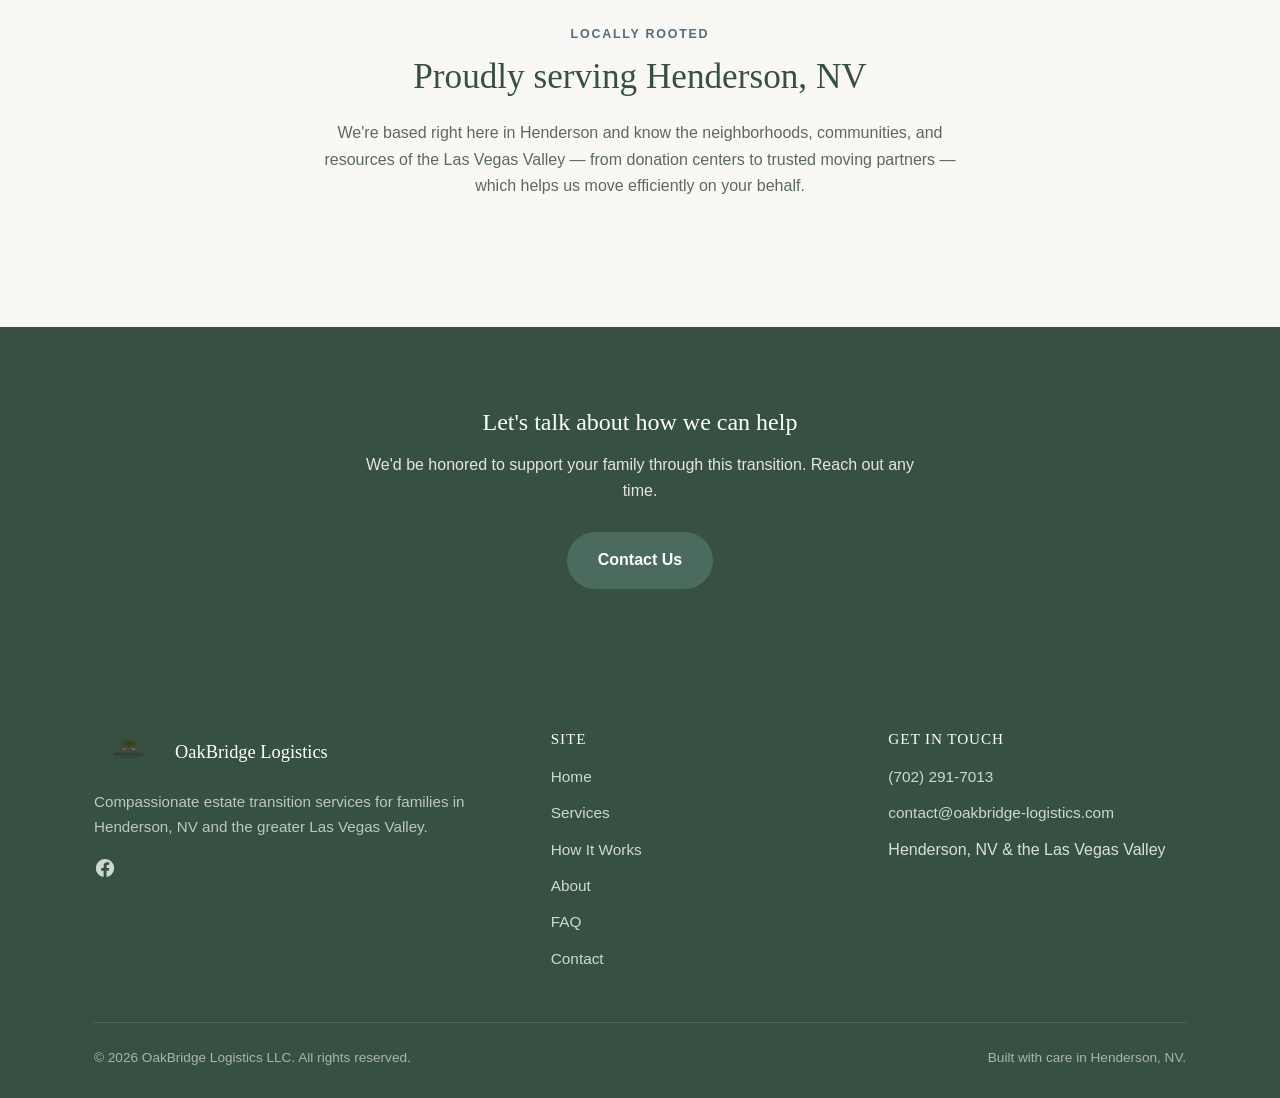
<file: about.html>
<!DOCTYPE html>
<html lang="en">
<head>
<meta charset="UTF-8">
<meta name="viewport" content="width=device-width, initial-scale=1.0">
<title>About Us | OakBridge Logistics</title>
<meta name="description" content="OakBridge Logistics is a Henderson, NV-based estate transition company helping families navigate loss and major life changes with care and professionalism.">
<link rel="icon" type="image/png" href="images/favicon-32.png">
<link rel="apple-touch-icon" href="images/favicon-180.png">
<link rel="stylesheet" href="css/style.css">
<link rel="alternate" hreflang="en" href="https://oakbridge-logistics.com/about.html">
<link rel="alternate" hreflang="es" href="https://oakbridge-logistics.com/es/sobre-nosotros.html">
<link rel="alternate" hreflang="x-default" href="https://oakbridge-logistics.com/about.html">
</head>
<body>

<header class="site-header">
  <div class="container">
    <a class="brand" href="index.html">
      <img src="images/logo.png" alt="OakBridge Logistics logo">
      <span class="brand-name">OakBridge Logistics<small>ESTATE &amp; TRANSITION SERVICES</small></span>
    </a>
    <button class="nav-toggle" aria-label="Toggle navigation menu" aria-expanded="false">
      <span></span><span></span><span></span>
    </button>
    <nav class="main-nav">
      <ul>
        <li><a href="index.html">Home</a></li>
        <li><a href="services.html">Services</a></li>
        <li><a href="how-it-works.html">How It Works</a></li>
        <li><a href="about.html" aria-current="page">About</a></li>
        <li><a href="faq.html">FAQ</a></li>
        <li><a href="contact.html">Contact</a></li>
        <li><a class="lang-switch" href="es/sobre-nosotros.html" aria-label="Ver esta página en español">ES</a></li>
        <li><a class="btn btn-primary" href="contact.html">Get a Free Consultation</a></li>
      </ul>
    </nav>
  </div>
</header>

<main>

  <section class="page-hero">
    <div class="container">
      <h1>About OakBridge Logistics</h1>
      <p>A local, family-minded team built around one idea: nobody should have to face a home full of memories alone.</p>
    </div>
  </section>

  <section>
    <div class="container">
      <div class="two-col">
        <div>
          <span class="eyebrow" style="display:block; font-size:0.78rem; letter-spacing:0.14em; text-transform:uppercase; color: var(--color-accent-dark); font-weight:700; margin-bottom:10px;">Our Story</span>
          <h2>Built to bridge one chapter to the next</h2>
          <p style="color: var(--color-text-muted);">OakBridge Logistics was founded in Henderson, Nevada, to fill a gap we kept seeing: families dealing with the loss of a loved one, a downsizing move, or a sudden life change were left to manage an overwhelming, unfamiliar process almost entirely on their own — often while still grieving.</p>
          <p style="color: var(--color-text-muted);">Our name reflects our purpose. Like the oak that stands over a bridge, we aim to be steady and grounding, helping families cross from one chapter of life into the next with support they can lean on.</p>
          <p style="color: var(--color-text-muted);">Today, we work with families throughout Henderson and the greater Las Vegas Valley, offering everything from a single afternoon of sorting to full-service estate transitions.</p>
        </div>
        <div class="motif-panel photo">
          <img src="images/photos/comforting-hands.jpg" alt="Two people holding hands, offering comfort" loading="lazy">
        </div>
      </div>
    </div>
  </section>

  <section class="section-alt">
    <div class="container">
      <div class="section-head">
        <span class="eyebrow">What Guides Us</span>
        <h2>Our values</h2>
      </div>
      <div class="value-list">
        <div class="value-item">
          <div class="icon-badge">
            <svg viewBox="0 0 24 24" fill="none" stroke="currentColor" stroke-width="1.8" stroke-linecap="round" stroke-linejoin="round"><path d="M12 21s-7.5-4.35-10-9A5.5 5.5 0 0 1 12 6.5 5.5 5.5 0 0 1 22 12c-2.5 4.65-10 9-10 9Z"/></svg>
          </div>
          <div>
            <h3>Compassion</h3>
            <p>We treat every home, and every family, with the same care we'd want for our own.</p>
          </div>
        </div>
        <div class="value-item">
          <div class="icon-badge">
            <svg viewBox="0 0 24 24" fill="none" stroke="currentColor" stroke-width="1.8" stroke-linecap="round" stroke-linejoin="round"><path d="m9 12 2 2 4-4M12 3l7 4v5c0 4.5-3 8-7 9-4-1-7-4.5-7-9V7l7-4Z"/></svg>
          </div>
          <div>
            <h3>Integrity</h3>
            <p>Transparent pricing, honest timelines, and respectful handling of every belonging.</p>
          </div>
        </div>
        <div class="value-item">
          <div class="icon-badge">
            <svg viewBox="0 0 24 24" fill="none" stroke="currentColor" stroke-width="1.8" stroke-linecap="round" stroke-linejoin="round"><circle cx="12" cy="12" r="9"/><path d="M12 7v5l3 3"/></svg>
          </div>
          <div>
            <h3>Patience</h3>
            <p>We move at the speed that feels right for your family — never faster.</p>
          </div>
        </div>
        <div class="value-item">
          <div class="icon-badge">
            <svg viewBox="0 0 24 24" fill="none" stroke="currentColor" stroke-width="1.8" stroke-linecap="round" stroke-linejoin="round"><rect x="3" y="4" width="18" height="16" rx="2"/><path d="M3 10h18M9 4v16"/></svg>
          </div>
          <div>
            <h3>Reliability</h3>
            <p>We show up when we say we will, and we finish what we start.</p>
          </div>
        </div>
      </div>
    </div>
  </section>

  <section>
    <div class="container">
      <div class="section-head">
        <span class="eyebrow">Locally Rooted</span>
        <h2>Proudly serving Henderson, NV</h2>
        <p style="max-width: 640px; margin: 0 auto;">We're based right here in Henderson and know the neighborhoods, communities, and resources of the Las Vegas Valley — from donation centers to trusted moving partners — which helps us move efficiently on your behalf.</p>
      </div>
    </div>
  </section>

  <section class="cta-band">
    <div class="container">
      <h2>Let's talk about how we can help</h2>
      <p>We'd be honored to support your family through this transition. Reach out any time.</p>
      <a href="contact.html" class="btn btn-primary">Contact Us</a>
    </div>
  </section>

</main>

<footer class="site-footer">
  <div class="container">
    <div class="footer-grid">
      <div>
        <div class="footer-brand">
          <img src="images/logo.png" alt="OakBridge Logistics logo">
          <span>OakBridge Logistics</span>
        </div>
        <p>Compassionate estate transition services for families in Henderson, NV and the greater Las Vegas Valley.</p>
        <div class="footer-social">
          <a href="https://www.facebook.com/profile.php?id=61592621438912" target="_blank" rel="noopener noreferrer" aria-label="OakBridge Logistics on Facebook">
            <svg viewBox="0 0 24 24" fill="currentColor"><path d="M22 12a10 10 0 1 0-11.5 9.95v-7.04H7.9V12h2.6V9.8c0-2.57 1.53-4 3.87-4 1.12 0 2.3.2 2.3.2v2.53h-1.3c-1.28 0-1.68.8-1.68 1.61V12h2.86l-.46 2.91h-2.4v7.04A10 10 0 0 0 22 12Z"/></svg>
          </a>
        </div>
      </div>
      <div>
        <h4>Site</h4>
        <ul>
          <li><a href="index.html">Home</a></li>
          <li><a href="services.html">Services</a></li>
          <li><a href="how-it-works.html">How It Works</a></li>
          <li><a href="about.html">About</a></li>
          <li><a href="faq.html">FAQ</a></li>
          <li><a href="contact.html">Contact</a></li>
        </ul>
      </div>
      <div>
        <h4>Get in Touch</h4>
        <ul>
          <li><a href="tel:+17022917013">(702) 291-7013</a></li>
          <li><a href="mailto:contact@oakbridge-logistics.com">contact@oakbridge-logistics.com</a></li>
          <li>Henderson, NV &amp; the Las Vegas Valley</li>
        </ul>
      </div>
    </div>
    <div class="footer-bottom">
      <span>&copy; <span id="year"></span> OakBridge Logistics LLC. All rights reserved.</span>
      <span>Built with care in Henderson, NV.</span>
    </div>
  </div>
</footer>

<script src="js/main.js"></script>
</body>
</html>
</file>
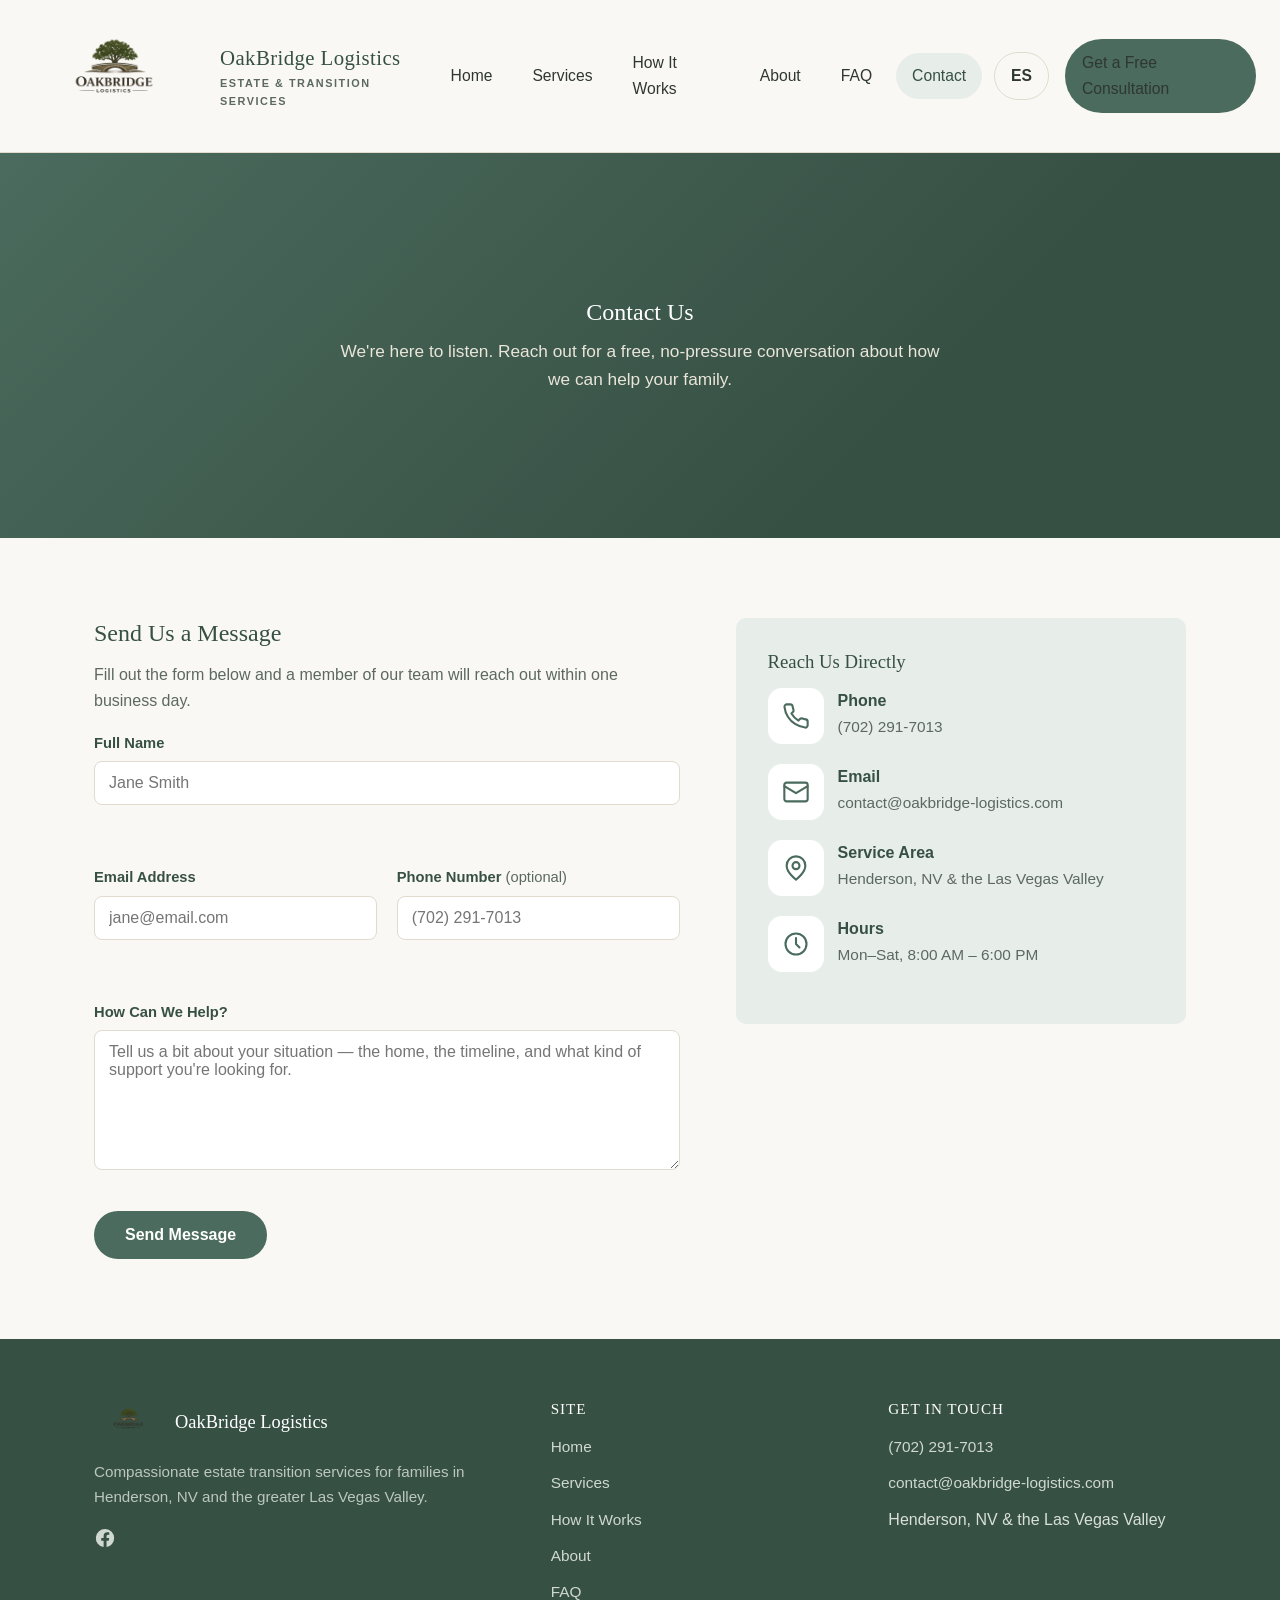
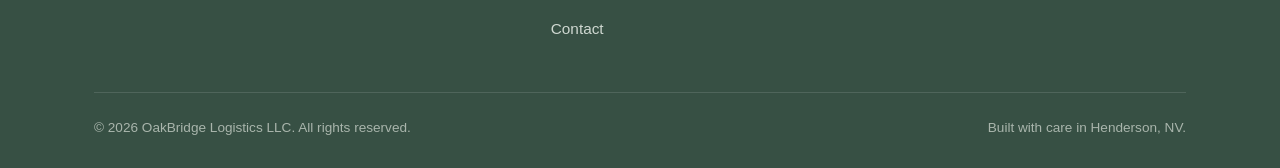
<file: contact.html>
<!DOCTYPE html>
<html lang="en">
<head>
<meta charset="UTF-8">
<meta name="viewport" content="width=device-width, initial-scale=1.0">
<title>Contact Us | OakBridge Logistics</title>
<meta name="description" content="Get in touch with OakBridge Logistics for a free consultation on clearing, organizing, relocating, or preparing a home in Henderson, NV.">
<link rel="icon" type="image/png" href="images/favicon-32.png">
<link rel="apple-touch-icon" href="images/favicon-180.png">
<link rel="stylesheet" href="css/style.css">
<link rel="alternate" hreflang="en" href="https://oakbridge-logistics.com/contact.html">
<link rel="alternate" hreflang="es" href="https://oakbridge-logistics.com/es/contacto.html">
<link rel="alternate" hreflang="x-default" href="https://oakbridge-logistics.com/contact.html">
</head>
<body>

<header class="site-header">
  <div class="container">
    <a class="brand" href="index.html">
      <img src="images/logo.png" alt="OakBridge Logistics logo">
      <span class="brand-name">OakBridge Logistics<small>ESTATE &amp; TRANSITION SERVICES</small></span>
    </a>
    <button class="nav-toggle" aria-label="Toggle navigation menu" aria-expanded="false">
      <span></span><span></span><span></span>
    </button>
    <nav class="main-nav">
      <ul>
        <li><a href="index.html">Home</a></li>
        <li><a href="services.html">Services</a></li>
        <li><a href="how-it-works.html">How It Works</a></li>
        <li><a href="about.html">About</a></li>
        <li><a href="faq.html">FAQ</a></li>
        <li><a href="contact.html" aria-current="page">Contact</a></li>
        <li><a class="lang-switch" href="es/contacto.html" aria-label="Ver esta página en español">ES</a></li>
        <li><a class="btn btn-primary" href="contact.html">Get a Free Consultation</a></li>
      </ul>
    </nav>
  </div>
</header>

<main>

  <section class="page-hero">
    <div class="container">
      <h1>Contact Us</h1>
      <p>We're here to listen. Reach out for a free, no-pressure conversation about how we can help your family.</p>
    </div>
  </section>

  <section>
    <div class="container">
      <div class="two-col" style="grid-template-columns: 1.3fr 1fr; align-items: start;">

        <div>
          <h2>Send Us a Message</h2>
          <p style="color: var(--color-text-muted);">Fill out the form below and a member of our team will reach out within one business day.</p>

          <div id="form-status" class="form-status" role="status" aria-live="polite"></div>

          <form id="contact-form" novalidate>
            <!-- FormSubmit.co delivers submissions to contact@oakbridge-logistics.com by email -->
            <input type="hidden" name="_subject" value="New message from the OakBridge Logistics website">
            <input type="hidden" name="_template" value="table">
            <input type="hidden" name="_captcha" value="false">
            <input type="text" name="_honey" style="display:none" tabindex="-1" autocomplete="off">
            <div class="form-grid">
              <div class="form-field full">
                <label for="name">Full Name</label>
                <input type="text" id="name" name="name" placeholder="Jane Smith" autocomplete="name" required>
                <span class="error-msg"></span>
              </div>
              <div class="form-field">
                <label for="email">Email Address</label>
                <input type="email" id="email" name="email" placeholder="jane@email.com" autocomplete="email" required>
                <span class="error-msg"></span>
              </div>
              <div class="form-field">
                <label for="phone">Phone Number <span style="font-weight:400; color: var(--color-text-muted);">(optional)</span></label>
                <input type="tel" id="phone" name="phone" placeholder="(702) 291-7013" autocomplete="tel">
                <span class="error-msg"></span>
              </div>
              <div class="form-field full">
                <label for="message">How Can We Help?</label>
                <textarea id="message" name="message" placeholder="Tell us a bit about your situation — the home, the timeline, and what kind of support you're looking for." required></textarea>
                <span class="error-msg"></span>
              </div>
            </div>
            <button type="submit" class="btn btn-primary">Send Message</button>
          </form>
        </div>

        <div class="contact-info-card">
          <h3>Reach Us Directly</h3>

          <div class="contact-info-item">
            <div class="icon-badge">
              <svg viewBox="0 0 24 24" fill="none" stroke="currentColor" stroke-width="1.8" stroke-linecap="round" stroke-linejoin="round"><path d="M22 16.92v3a2 2 0 0 1-2.18 2 19.79 19.79 0 0 1-8.63-3.07 19.5 19.5 0 0 1-6-6 19.79 19.79 0 0 1-3.07-8.67A2 2 0 0 1 4.11 2h3a2 2 0 0 1 2 1.72c.127.96.362 1.903.7 2.81a2 2 0 0 1-.45 2.11L8.09 9.91a16 16 0 0 0 6 6l1.27-1.27a2 2 0 0 1 2.11-.45c.907.338 1.85.573 2.81.7A2 2 0 0 1 22 16.92Z"/></svg>
            </div>
            <div>
              <strong>Phone</strong>
              <a href="tel:+17022917013">(702) 291-7013</a>
            </div>
          </div>

          <div class="contact-info-item">
            <div class="icon-badge">
              <svg viewBox="0 0 24 24" fill="none" stroke="currentColor" stroke-width="1.8" stroke-linecap="round" stroke-linejoin="round"><rect x="2" y="4" width="20" height="16" rx="2"/><path d="m2 7 10 6 10-6"/></svg>
            </div>
            <div>
              <strong>Email</strong>
              <a href="mailto:contact@oakbridge-logistics.com">contact@oakbridge-logistics.com</a>
            </div>
          </div>

          <div class="contact-info-item">
            <div class="icon-badge">
              <svg viewBox="0 0 24 24" fill="none" stroke="currentColor" stroke-width="1.8" stroke-linecap="round" stroke-linejoin="round"><path d="M20 10c0 6-8 12-8 12s-8-6-8-12a8 8 0 0 1 16 0Z"/><circle cx="12" cy="10" r="3"/></svg>
            </div>
            <div>
              <strong>Service Area</strong>
              <span>Henderson, NV &amp; the Las Vegas Valley</span>
            </div>
          </div>

          <div class="contact-info-item">
            <div class="icon-badge">
              <svg viewBox="0 0 24 24" fill="none" stroke="currentColor" stroke-width="1.8" stroke-linecap="round" stroke-linejoin="round"><circle cx="12" cy="12" r="9"/><path d="M12 7v5l3 3"/></svg>
            </div>
            <div>
              <strong>Hours</strong>
              <span>Mon–Sat, 8:00 AM – 6:00 PM</span>
            </div>
          </div>
        </div>

      </div>
    </div>
  </section>

</main>

<footer class="site-footer">
  <div class="container">
    <div class="footer-grid">
      <div>
        <div class="footer-brand">
          <img src="images/logo.png" alt="OakBridge Logistics logo">
          <span>OakBridge Logistics</span>
        </div>
        <p>Compassionate estate transition services for families in Henderson, NV and the greater Las Vegas Valley.</p>
        <div class="footer-social">
          <a href="https://www.facebook.com/profile.php?id=61592621438912" target="_blank" rel="noopener noreferrer" aria-label="OakBridge Logistics on Facebook">
            <svg viewBox="0 0 24 24" fill="currentColor"><path d="M22 12a10 10 0 1 0-11.5 9.95v-7.04H7.9V12h2.6V9.8c0-2.57 1.53-4 3.87-4 1.12 0 2.3.2 2.3.2v2.53h-1.3c-1.28 0-1.68.8-1.68 1.61V12h2.86l-.46 2.91h-2.4v7.04A10 10 0 0 0 22 12Z"/></svg>
          </a>
        </div>
      </div>
      <div>
        <h4>Site</h4>
        <ul>
          <li><a href="index.html">Home</a></li>
          <li><a href="services.html">Services</a></li>
          <li><a href="how-it-works.html">How It Works</a></li>
          <li><a href="about.html">About</a></li>
          <li><a href="faq.html">FAQ</a></li>
          <li><a href="contact.html">Contact</a></li>
        </ul>
      </div>
      <div>
        <h4>Get in Touch</h4>
        <ul>
          <li><a href="tel:+17022917013">(702) 291-7013</a></li>
          <li><a href="mailto:contact@oakbridge-logistics.com">contact@oakbridge-logistics.com</a></li>
          <li>Henderson, NV &amp; the Las Vegas Valley</li>
        </ul>
      </div>
    </div>
    <div class="footer-bottom">
      <span>&copy; <span id="year"></span> OakBridge Logistics LLC. All rights reserved.</span>
      <span>Built with care in Henderson, NV.</span>
    </div>
  </div>
</footer>

<script src="js/main.js"></script>
</body>
</html>
</file>
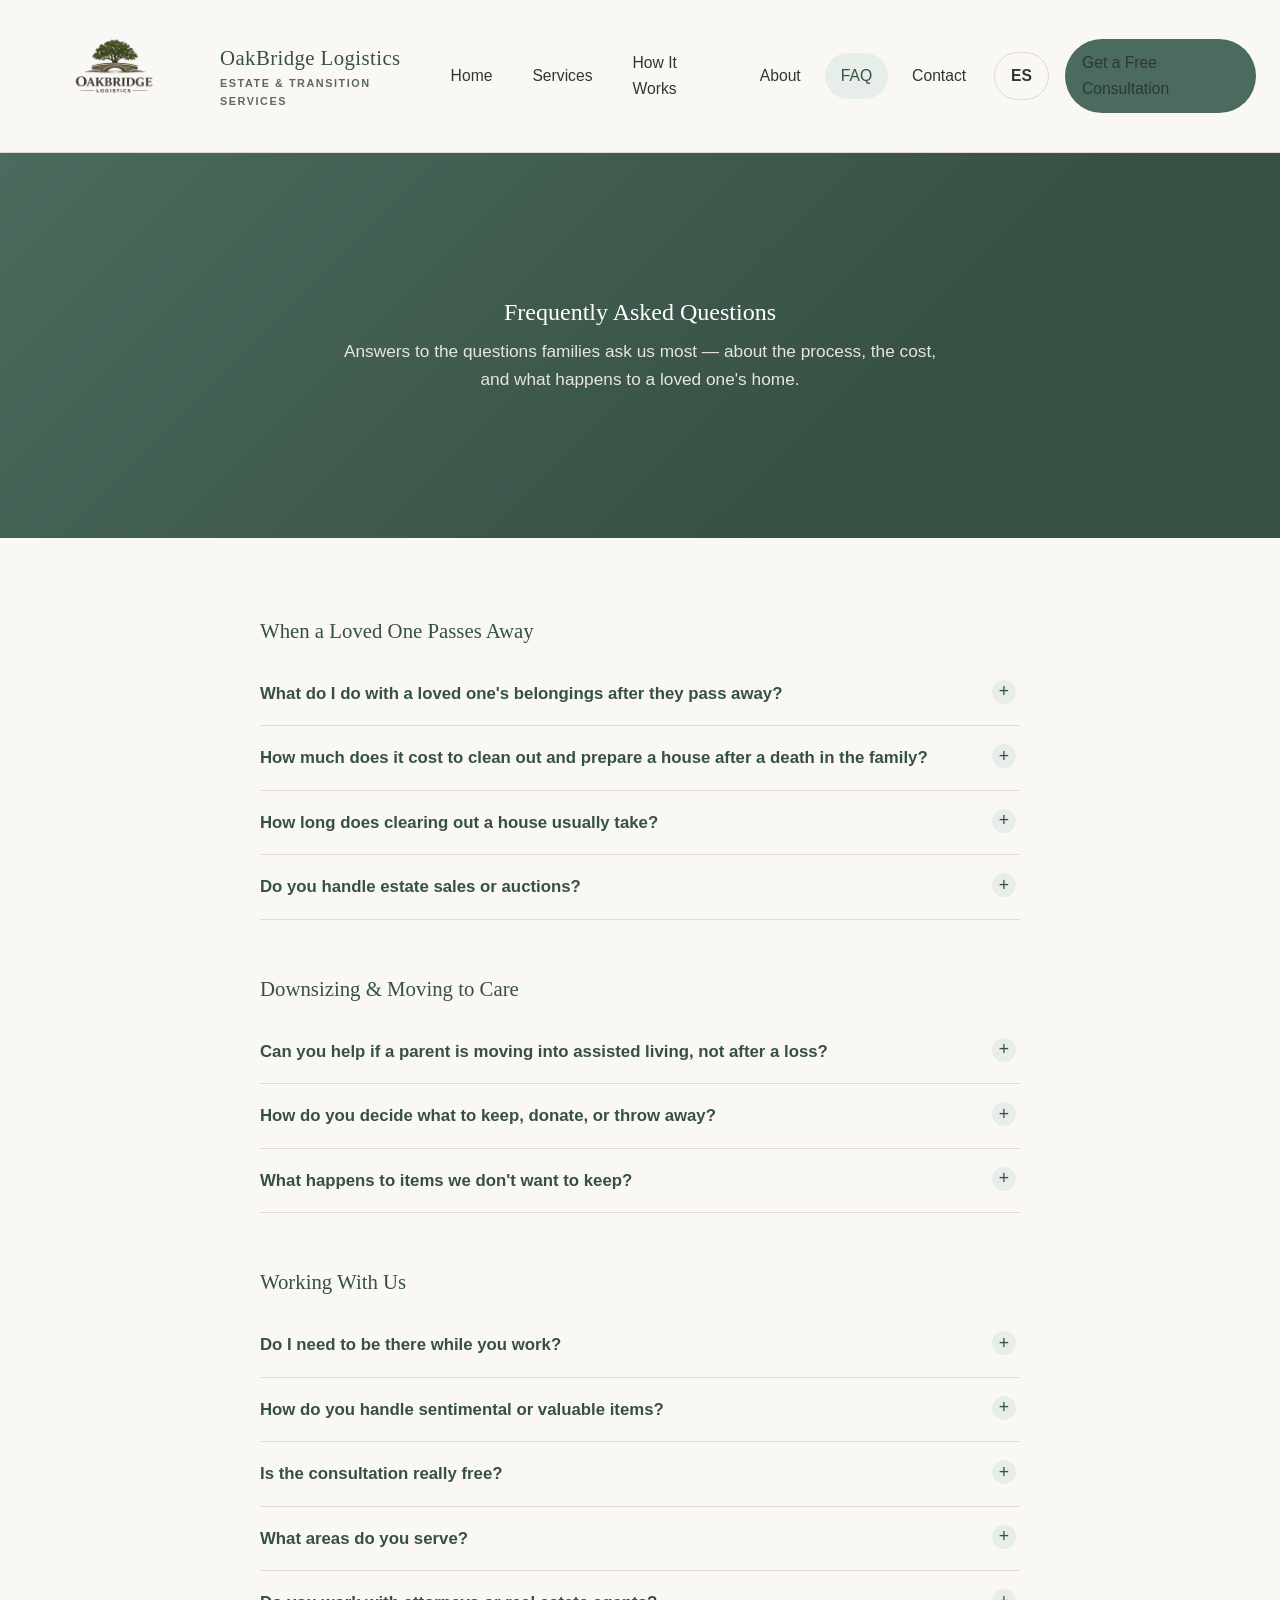
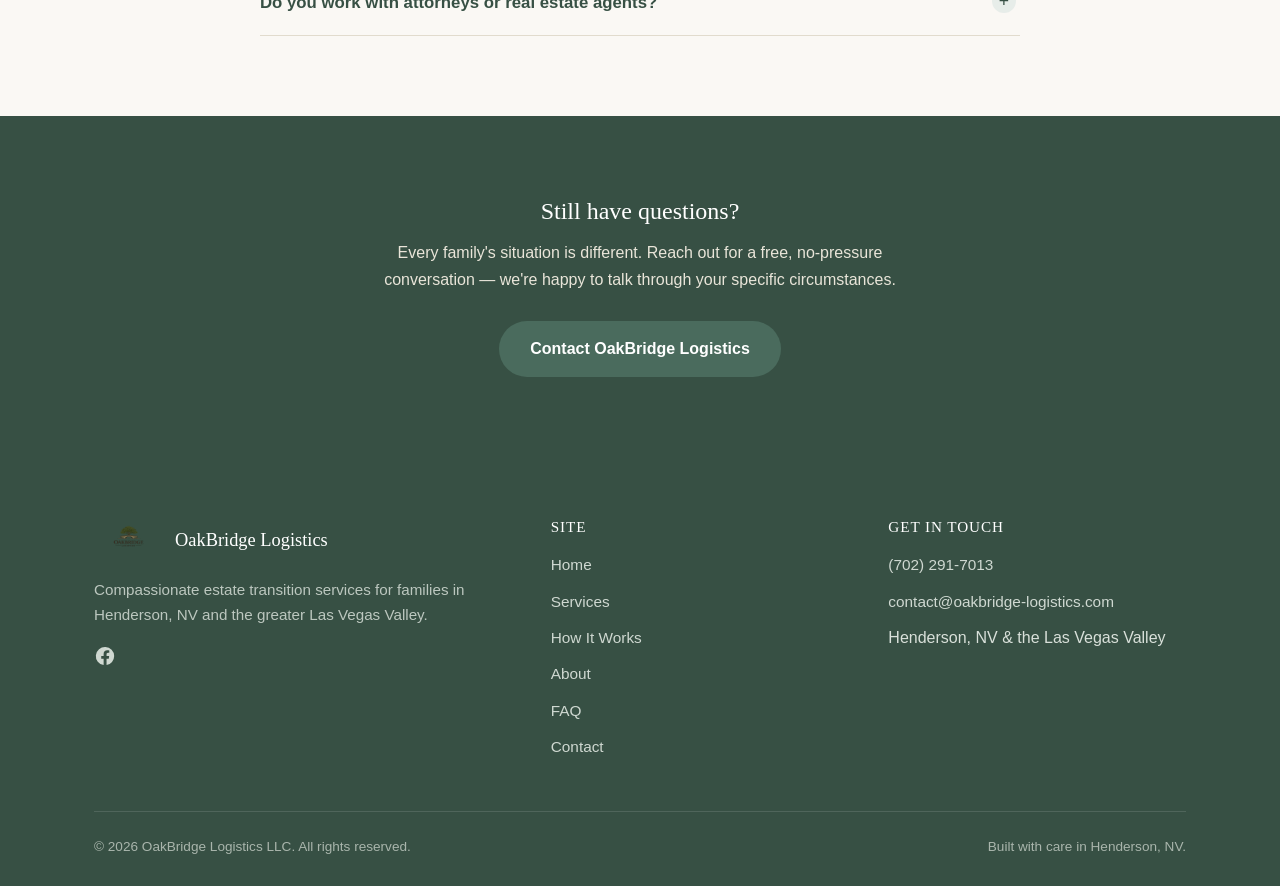
<file: faq.html>
<!DOCTYPE html>
<html lang="en">
<head>
<meta charset="UTF-8">
<meta name="viewport" content="width=device-width, initial-scale=1.0">
<title>FAQ | What to Do With a Loved One's Home After a Death | OakBridge Logistics</title>
<meta name="description" content="Answers to the questions families ask most about clearing, organizing, and preparing a home after the loss of a loved one or a major life transition in Henderson, NV.">
<link rel="icon" type="image/png" href="images/favicon-32.png">
<link rel="apple-touch-icon" href="images/favicon-180.png">
<link rel="stylesheet" href="css/style.css">
<link rel="alternate" hreflang="en" href="https://oakbridge-logistics.com/faq.html">
<link rel="alternate" hreflang="es" href="https://oakbridge-logistics.com/es/preguntas-frecuentes.html">
<link rel="alternate" hreflang="x-default" href="https://oakbridge-logistics.com/faq.html">
<script type="application/ld+json">
{
  "@context": "https://schema.org",
  "@type": "FAQPage",
  "mainEntity": [
    {
      "@type": "Question",
      "name": "What do I do with a loved one's belongings after they pass away?",
      "acceptedAnswer": { "@type": "Answer", "text": "Start by giving yourself permission to go slowly — there's no deadline that requires sorting through a lifetime of belongings in a weekend. Many families begin by setting aside anything with clear financial or legal importance, like documents and valuables, then work through the rest at a comfortable pace. If the process feels overwhelming, that's exactly what we're here for: we handle the sorting, organizing, and clearing so you don't have to face it alone." }
    },
    {
      "@type": "Question",
      "name": "How much does it cost to clean out and prepare a house after a death in the family?",
      "acceptedAnswer": { "@type": "Answer", "text": "Cost depends on the size of the home, how much needs to be sorted, and which services you need — a single room is very different from a full estate. Rather than guess with a generic price list, we provide a free in-home consultation and a clear, written quote before any work begins, so you know exactly what to expect with no surprises." }
    },
    {
      "@type": "Question",
      "name": "How long does clearing out a house usually take?",
      "acceptedAnswer": { "@type": "Answer", "text": "It varies — a single room might take an afternoon, while a full home can take several days to a couple of weeks, depending on the volume of belongings and how much sorting is involved. During your free consultation, we'll give you a realistic timeline based on your specific situation." }
    },
    {
      "@type": "Question",
      "name": "Do you handle estate sales or auctions?",
      "acceptedAnswer": { "@type": "Answer", "text": "We don't run estate sales or auctions ourselves, but we regularly coordinate with trusted estate sale and auction companies when that's part of the plan. We can help identify which items may have resale value and connect you with the right professionals." }
    },
    {
      "@type": "Question",
      "name": "Can you help if a parent is moving into assisted living, not after a loss?",
      "acceptedAnswer": { "@type": "Answer", "text": "Absolutely — downsizing for a move to assisted living or a smaller home is one of the most common reasons families call us. The process is very similar to an after-loss cleanout: sorting belongings, deciding what comes along, and preparing the previous home for its next chapter." }
    },
    {
      "@type": "Question",
      "name": "How do you decide what to keep, donate, or throw away?",
      "acceptedAnswer": { "@type": "Answer", "text": "That decision is always yours — we guide, we don't decide for you. We sort belongings into clear categories (keep, donate, sell, dispose) and set aside anything that looks sentimental or valuable for your review, so nothing meaningful gets overlooked or discarded by mistake." }
    },
    {
      "@type": "Question",
      "name": "What happens to items we don't want to keep?",
      "acceptedAnswer": { "@type": "Answer", "text": "Items you don't want to keep are donated responsibly to local organizations, recycled when possible, or disposed of properly — we handle the drop-offs and logistics so you don't have to make multiple trips yourself." }
    },
    {
      "@type": "Question",
      "name": "Do I need to be there while you work?",
      "acceptedAnswer": { "@type": "Answer", "text": "Not necessarily. Some families like to be present, especially early on, while others prefer to step back once priorities are set and let us handle the day-to-day work. We're happy to work either way, and we'll keep you updated throughout." }
    },
    {
      "@type": "Question",
      "name": "How do you handle sentimental or valuable items?",
      "acceptedAnswer": { "@type": "Answer", "text": "With extra care. Our team is trained to recognize items that may carry sentimental or monetary value and sets them aside for your review rather than making assumptions. Every team member is background-checked and treats your home like their own." }
    },
    {
      "@type": "Question",
      "name": "Is the consultation really free?",
      "acceptedAnswer": { "@type": "Answer", "text": "Yes — there's no cost and no obligation. We'll visit the home, or connect by video if that's easier, listen to your situation, and put together a clear plan and quote. If it's not the right fit, there's no pressure to move forward." }
    },
    {
      "@type": "Question",
      "name": "What areas do you serve?",
      "acceptedAnswer": { "@type": "Answer", "text": "We're based in Henderson, NV and serve the greater Las Vegas Valley, including Las Vegas, Summerlin, and surrounding communities. If you're not sure whether you're in our service area, just reach out and ask." }
    },
    {
      "@type": "Question",
      "name": "Do you work with attorneys or real estate agents?",
      "acceptedAnswer": { "@type": "Answer", "text": "Yes. We regularly partner with probate and estate planning attorneys, senior living communities, and real estate agents whose clients need help preparing a home. If you're a professional looking to refer clients to us, or want to recommend a trusted attorney to your own clients, we'd love to talk." }
    }
  ]
}
</script>
</head>
<body>

<header class="site-header">
  <div class="container">
    <a class="brand" href="index.html">
      <img src="images/logo.png" alt="OakBridge Logistics logo">
      <span class="brand-name">OakBridge Logistics<small>ESTATE &amp; TRANSITION SERVICES</small></span>
    </a>
    <button class="nav-toggle" aria-label="Toggle navigation menu" aria-expanded="false">
      <span></span><span></span><span></span>
    </button>
    <nav class="main-nav">
      <ul>
        <li><a href="index.html">Home</a></li>
        <li><a href="services.html">Services</a></li>
        <li><a href="how-it-works.html">How It Works</a></li>
        <li><a href="about.html">About</a></li>
        <li><a href="faq.html" aria-current="page">FAQ</a></li>
        <li><a href="contact.html">Contact</a></li>
        <li><a class="lang-switch" href="es/preguntas-frecuentes.html" aria-label="Ver esta página en español">ES</a></li>
        <li><a class="btn btn-primary" href="contact.html">Get a Free Consultation</a></li>
      </ul>
    </nav>
  </div>
</header>

<main>

  <section class="page-hero">
    <div class="container">
      <h1>Frequently Asked Questions</h1>
      <p>Answers to the questions families ask us most — about the process, the cost, and what happens to a loved one's home.</p>
    </div>
  </section>

  <section>
    <div class="container">

      <div class="faq-group">
        <h2>When a Loved One Passes Away</h2>

        <details class="faq-item">
          <summary>What do I do with a loved one's belongings after they pass away?</summary>
          <div class="faq-answer">
            <p>Start by giving yourself permission to go slowly — there's no deadline that requires sorting through a lifetime of belongings in a weekend. Many families begin by setting aside anything with clear financial or legal importance, like documents and valuables, then work through the rest at a comfortable pace. If the process feels overwhelming, that's exactly what we're here for: we handle the sorting, organizing, and clearing so you don't have to face it alone.</p>
          </div>
        </details>

        <details class="faq-item">
          <summary>How much does it cost to clean out and prepare a house after a death in the family?</summary>
          <div class="faq-answer">
            <p>Cost depends on the size of the home, how much needs to be sorted, and which services you need — a single room is very different from a full estate. Rather than guess with a generic price list, we provide a free in-home consultation and a clear, written quote before any work begins, so you know exactly what to expect with no surprises.</p>
          </div>
        </details>

        <details class="faq-item">
          <summary>How long does clearing out a house usually take?</summary>
          <div class="faq-answer">
            <p>It varies — a single room might take an afternoon, while a full home can take several days to a couple of weeks, depending on the volume of belongings and how much sorting is involved. During your free consultation, we'll give you a realistic timeline based on your specific situation.</p>
          </div>
        </details>

        <details class="faq-item">
          <summary>Do you handle estate sales or auctions?</summary>
          <div class="faq-answer">
            <p>We don't run estate sales or auctions ourselves, but we regularly coordinate with trusted estate sale and auction companies when that's part of the plan. We can help identify which items may have resale value and connect you with the right professionals.</p>
          </div>
        </details>
      </div>

      <div class="faq-group">
        <h2>Downsizing &amp; Moving to Care</h2>

        <details class="faq-item">
          <summary>Can you help if a parent is moving into assisted living, not after a loss?</summary>
          <div class="faq-answer">
            <p>Absolutely — downsizing for a move to assisted living or a smaller home is one of the most common reasons families call us. The process is very similar to an after-loss cleanout: sorting belongings, deciding what comes along, and preparing the previous home for its next chapter.</p>
          </div>
        </details>

        <details class="faq-item">
          <summary>How do you decide what to keep, donate, or throw away?</summary>
          <div class="faq-answer">
            <p>That decision is always yours — we guide, we don't decide for you. We sort belongings into clear categories (keep, donate, sell, dispose) and set aside anything that looks sentimental or valuable for your review, so nothing meaningful gets overlooked or discarded by mistake.</p>
          </div>
        </details>

        <details class="faq-item">
          <summary>What happens to items we don't want to keep?</summary>
          <div class="faq-answer">
            <p>Items you don't want to keep are donated responsibly to local organizations, recycled when possible, or disposed of properly — we handle the drop-offs and logistics so you don't have to make multiple trips yourself.</p>
          </div>
        </details>
      </div>

      <div class="faq-group">
        <h2>Working With Us</h2>

        <details class="faq-item">
          <summary>Do I need to be there while you work?</summary>
          <div class="faq-answer">
            <p>Not necessarily. Some families like to be present, especially early on, while others prefer to step back once priorities are set and let us handle the day-to-day work. We're happy to work either way, and we'll keep you updated throughout.</p>
          </div>
        </details>

        <details class="faq-item">
          <summary>How do you handle sentimental or valuable items?</summary>
          <div class="faq-answer">
            <p>With extra care. Our team is trained to recognize items that may carry sentimental or monetary value and sets them aside for your review rather than making assumptions. Every team member is background-checked and treats your home like their own.</p>
          </div>
        </details>

        <details class="faq-item">
          <summary>Is the consultation really free?</summary>
          <div class="faq-answer">
            <p>Yes — there's no cost and no obligation. We'll visit the home, or connect by video if that's easier, listen to your situation, and put together a clear plan and quote. If it's not the right fit, there's no pressure to move forward.</p>
          </div>
        </details>

        <details class="faq-item">
          <summary>What areas do you serve?</summary>
          <div class="faq-answer">
            <p>We're based in Henderson, NV and serve the greater Las Vegas Valley, including Las Vegas, Summerlin, and surrounding communities. If you're not sure whether you're in our service area, just reach out and ask.</p>
          </div>
        </details>

        <details class="faq-item">
          <summary>Do you work with attorneys or real estate agents?</summary>
          <div class="faq-answer">
            <p>Yes. We regularly partner with probate and estate planning attorneys, senior living communities, and real estate agents whose clients need help preparing a home. If you're a professional looking to refer clients to us, or want to recommend a trusted attorney to your own clients, we'd love to talk.</p>
          </div>
        </details>
      </div>

    </div>
  </section>

  <!-- CTA -->
  <section class="cta-band">
    <div class="container">
      <h2>Still have questions?</h2>
      <p>Every family's situation is different. Reach out for a free, no-pressure conversation — we're happy to talk through your specific circumstances.</p>
      <a href="contact.html" class="btn btn-primary">Contact OakBridge Logistics</a>
    </div>
  </section>

</main>

<footer class="site-footer">
  <div class="container">
    <div class="footer-grid">
      <div>
        <div class="footer-brand">
          <img src="images/logo.png" alt="OakBridge Logistics logo">
          <span>OakBridge Logistics</span>
        </div>
        <p>Compassionate estate transition services for families in Henderson, NV and the greater Las Vegas Valley.</p>
        <div class="footer-social">
          <a href="https://www.facebook.com/profile.php?id=61592621438912" target="_blank" rel="noopener noreferrer" aria-label="OakBridge Logistics on Facebook">
            <svg viewBox="0 0 24 24" fill="currentColor"><path d="M22 12a10 10 0 1 0-11.5 9.95v-7.04H7.9V12h2.6V9.8c0-2.57 1.53-4 3.87-4 1.12 0 2.3.2 2.3.2v2.53h-1.3c-1.28 0-1.68.8-1.68 1.61V12h2.86l-.46 2.91h-2.4v7.04A10 10 0 0 0 22 12Z"/></svg>
          </a>
        </div>
      </div>
      <div>
        <h4>Site</h4>
        <ul>
          <li><a href="index.html">Home</a></li>
          <li><a href="services.html">Services</a></li>
          <li><a href="how-it-works.html">How It Works</a></li>
          <li><a href="about.html">About</a></li>
          <li><a href="faq.html">FAQ</a></li>
          <li><a href="contact.html">Contact</a></li>
        </ul>
      </div>
      <div>
        <h4>Get in Touch</h4>
        <ul>
          <li><a href="tel:+17022917013">(702) 291-7013</a></li>
          <li><a href="mailto:contact@oakbridge-logistics.com">contact@oakbridge-logistics.com</a></li>
          <li>Henderson, NV &amp; the Las Vegas Valley</li>
        </ul>
      </div>
    </div>
    <div class="footer-bottom">
      <span>&copy; <span id="year"></span> OakBridge Logistics LLC. All rights reserved.</span>
      <span>Built with care in Henderson, NV.</span>
    </div>
  </div>
</footer>

<script src="js/main.js"></script>
</body>
</html>
</file>
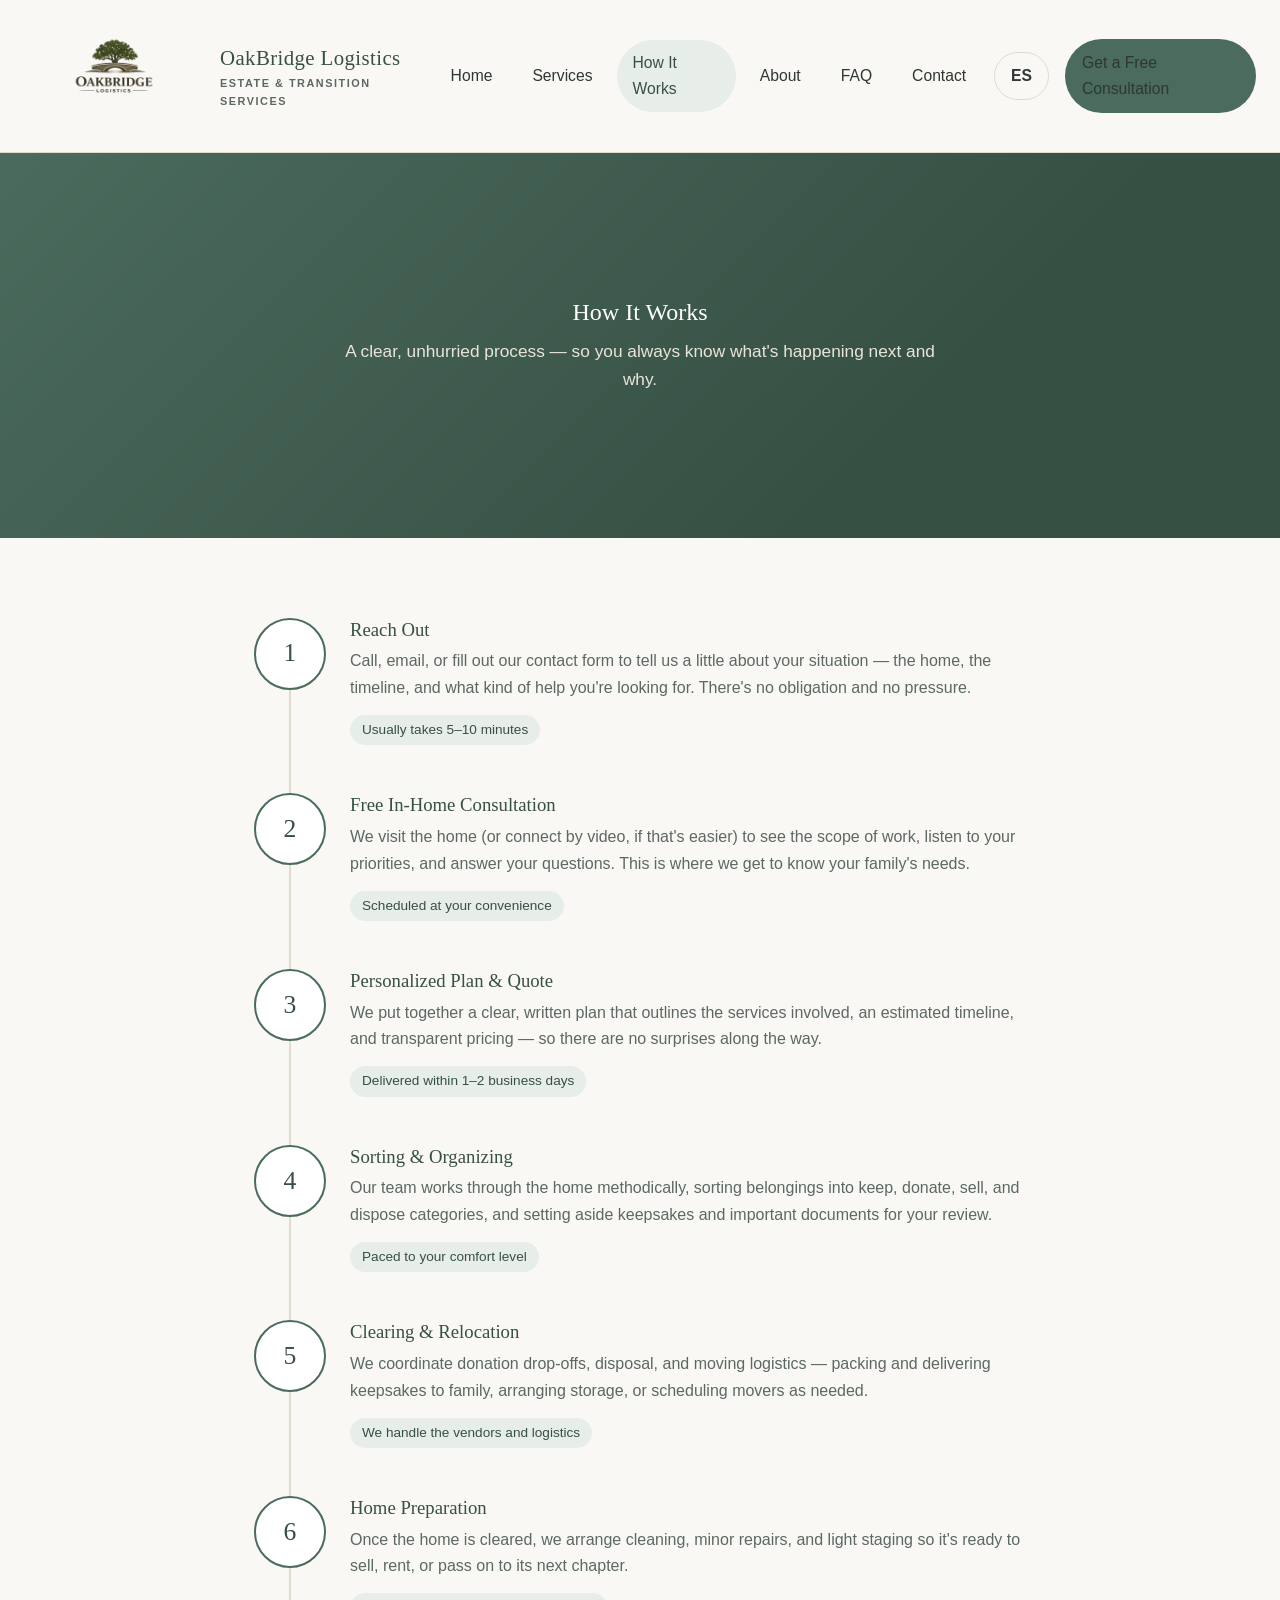
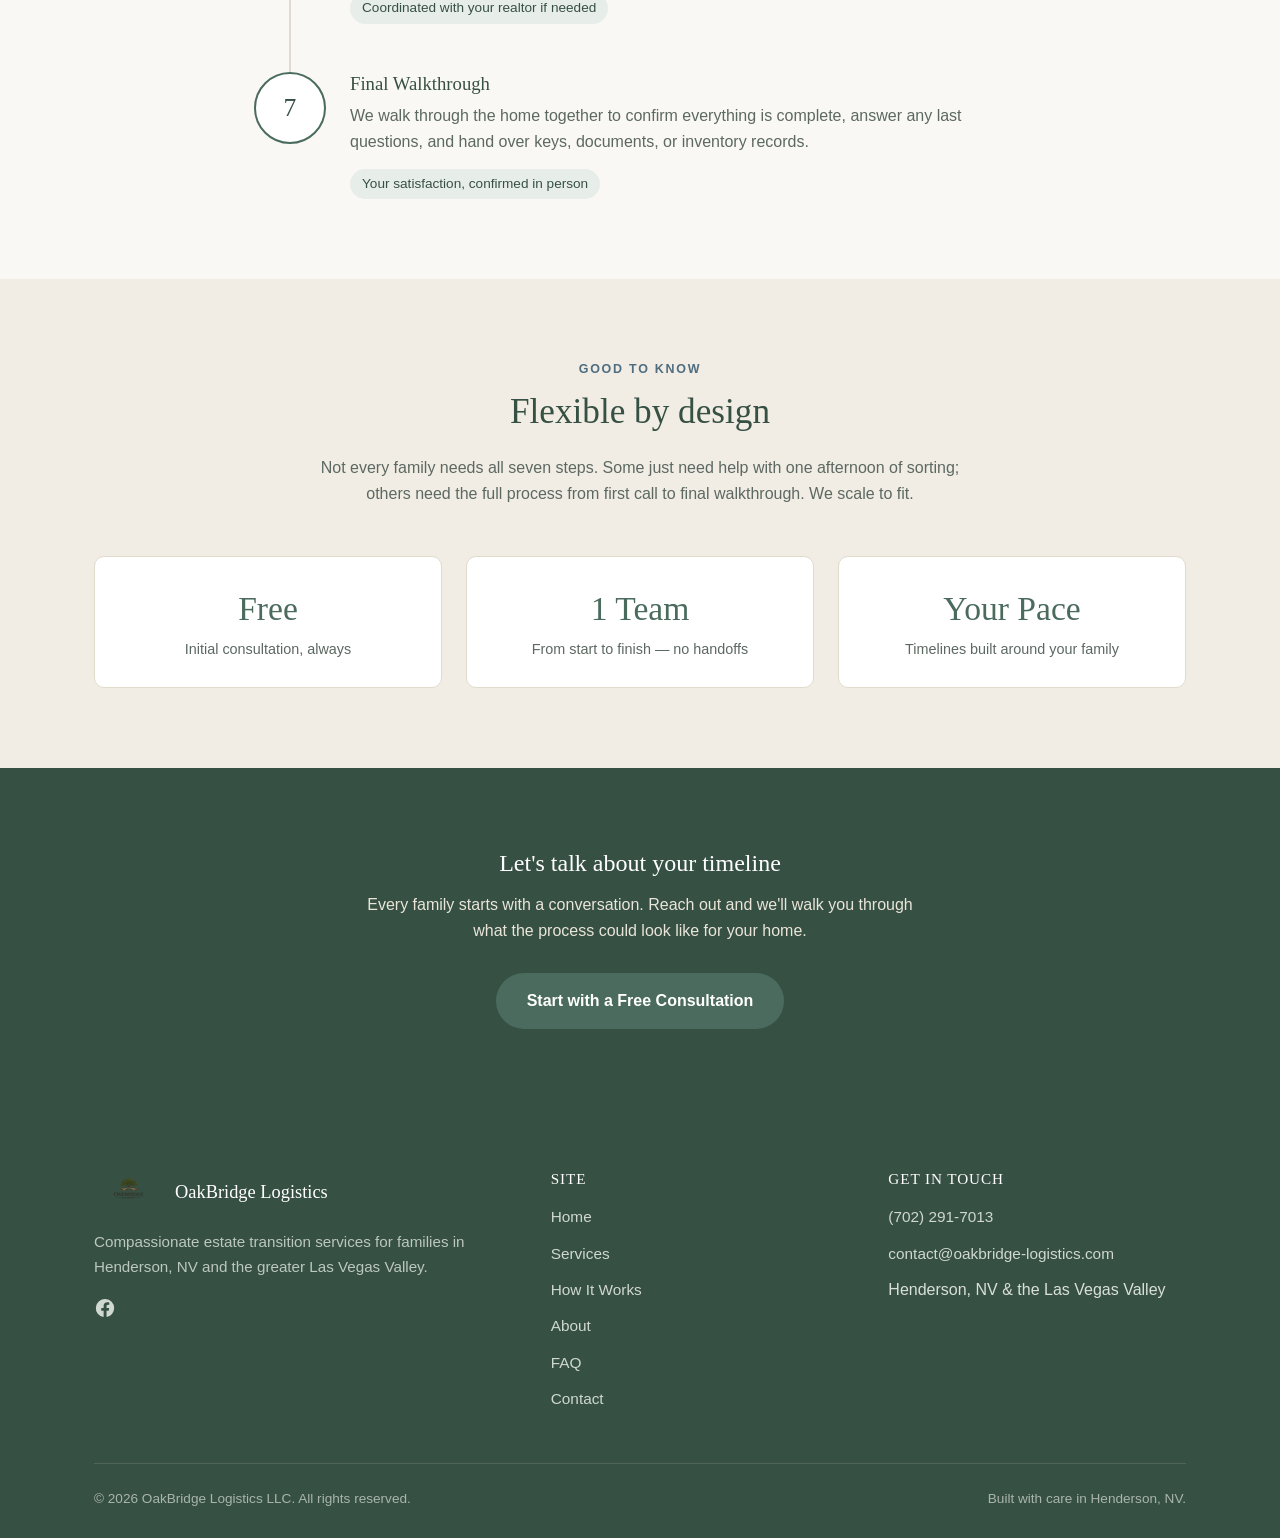
<file: how-it-works.html>
<!DOCTYPE html>
<html lang="en">
<head>
<meta charset="UTF-8">
<meta name="viewport" content="width=device-width, initial-scale=1.0">
<title>How It Works | OakBridge Logistics</title>
<meta name="description" content="See how OakBridge Logistics guides families through the estate transition process, step by step, from first call to final walkthrough.">
<link rel="icon" type="image/png" href="images/favicon-32.png">
<link rel="apple-touch-icon" href="images/favicon-180.png">
<link rel="stylesheet" href="css/style.css">
<link rel="alternate" hreflang="en" href="https://oakbridge-logistics.com/how-it-works.html">
<link rel="alternate" hreflang="es" href="https://oakbridge-logistics.com/es/como-funciona.html">
<link rel="alternate" hreflang="x-default" href="https://oakbridge-logistics.com/how-it-works.html">
</head>
<body>

<header class="site-header">
  <div class="container">
    <a class="brand" href="index.html">
      <img src="images/logo.png" alt="OakBridge Logistics logo">
      <span class="brand-name">OakBridge Logistics<small>ESTATE &amp; TRANSITION SERVICES</small></span>
    </a>
    <button class="nav-toggle" aria-label="Toggle navigation menu" aria-expanded="false">
      <span></span><span></span><span></span>
    </button>
    <nav class="main-nav">
      <ul>
        <li><a href="index.html">Home</a></li>
        <li><a href="services.html">Services</a></li>
        <li><a href="how-it-works.html" aria-current="page">How It Works</a></li>
        <li><a href="about.html">About</a></li>
        <li><a href="faq.html">FAQ</a></li>
        <li><a href="contact.html">Contact</a></li>
        <li><a class="lang-switch" href="es/como-funciona.html" aria-label="Ver esta página en español">ES</a></li>
        <li><a class="btn btn-primary" href="contact.html">Get a Free Consultation</a></li>
      </ul>
    </nav>
  </div>
</header>

<main>

  <section class="page-hero">
    <div class="container">
      <h1>How It Works</h1>
      <p>A clear, unhurried process — so you always know what's happening next and why.</p>
    </div>
  </section>

  <section>
    <div class="container" style="max-width: 820px;">
      <div class="steps">

        <div class="step">
          <div class="step-marker">1</div>
          <div class="step-content">
            <h3>Reach Out</h3>
            <p>Call, email, or fill out our contact form to tell us a little about your situation — the home, the timeline, and what kind of help you're looking for. There's no obligation and no pressure.</p>
            <span class="step-note">Usually takes 5–10 minutes</span>
          </div>
        </div>

        <div class="step">
          <div class="step-marker">2</div>
          <div class="step-content">
            <h3>Free In-Home Consultation</h3>
            <p>We visit the home (or connect by video, if that's easier) to see the scope of work, listen to your priorities, and answer your questions. This is where we get to know your family's needs.</p>
            <span class="step-note">Scheduled at your convenience</span>
          </div>
        </div>

        <div class="step">
          <div class="step-marker">3</div>
          <div class="step-content">
            <h3>Personalized Plan &amp; Quote</h3>
            <p>We put together a clear, written plan that outlines the services involved, an estimated timeline, and transparent pricing — so there are no surprises along the way.</p>
            <span class="step-note">Delivered within 1–2 business days</span>
          </div>
        </div>

        <div class="step">
          <div class="step-marker">4</div>
          <div class="step-content">
            <h3>Sorting &amp; Organizing</h3>
            <p>Our team works through the home methodically, sorting belongings into keep, donate, sell, and dispose categories, and setting aside keepsakes and important documents for your review.</p>
            <span class="step-note">Paced to your comfort level</span>
          </div>
        </div>

        <div class="step">
          <div class="step-marker">5</div>
          <div class="step-content">
            <h3>Clearing &amp; Relocation</h3>
            <p>We coordinate donation drop-offs, disposal, and moving logistics — packing and delivering keepsakes to family, arranging storage, or scheduling movers as needed.</p>
            <span class="step-note">We handle the vendors and logistics</span>
          </div>
        </div>

        <div class="step">
          <div class="step-marker">6</div>
          <div class="step-content">
            <h3>Home Preparation</h3>
            <p>Once the home is cleared, we arrange cleaning, minor repairs, and light staging so it's ready to sell, rent, or pass on to its next chapter.</p>
            <span class="step-note">Coordinated with your realtor if needed</span>
          </div>
        </div>

        <div class="step">
          <div class="step-marker">7</div>
          <div class="step-content">
            <h3>Final Walkthrough</h3>
            <p>We walk through the home together to confirm everything is complete, answer any last questions, and hand over keys, documents, or inventory records.</p>
            <span class="step-note">Your satisfaction, confirmed in person</span>
          </div>
        </div>

      </div>
    </div>
  </section>

  <section class="section-alt">
    <div class="container">
      <div class="section-head">
        <span class="eyebrow">Good to Know</span>
        <h2>Flexible by design</h2>
        <p>Not every family needs all seven steps. Some just need help with one afternoon of sorting; others need the full process from first call to final walkthrough. We scale to fit.</p>
      </div>
      <div class="stat-row">
        <div class="stat">
          <span class="num">Free</span>
          <span class="label">Initial consultation, always</span>
        </div>
        <div class="stat">
          <span class="num">1 Team</span>
          <span class="label">From start to finish — no handoffs</span>
        </div>
        <div class="stat">
          <span class="num">Your Pace</span>
          <span class="label">Timelines built around your family</span>
        </div>
      </div>
    </div>
  </section>

  <section class="cta-band">
    <div class="container">
      <h2>Let's talk about your timeline</h2>
      <p>Every family starts with a conversation. Reach out and we'll walk you through what the process could look like for your home.</p>
      <a href="contact.html" class="btn btn-primary">Start with a Free Consultation</a>
    </div>
  </section>

</main>

<footer class="site-footer">
  <div class="container">
    <div class="footer-grid">
      <div>
        <div class="footer-brand">
          <img src="images/logo.png" alt="OakBridge Logistics logo">
          <span>OakBridge Logistics</span>
        </div>
        <p>Compassionate estate transition services for families in Henderson, NV and the greater Las Vegas Valley.</p>
        <div class="footer-social">
          <a href="https://www.facebook.com/profile.php?id=61592621438912" target="_blank" rel="noopener noreferrer" aria-label="OakBridge Logistics on Facebook">
            <svg viewBox="0 0 24 24" fill="currentColor"><path d="M22 12a10 10 0 1 0-11.5 9.95v-7.04H7.9V12h2.6V9.8c0-2.57 1.53-4 3.87-4 1.12 0 2.3.2 2.3.2v2.53h-1.3c-1.28 0-1.68.8-1.68 1.61V12h2.86l-.46 2.91h-2.4v7.04A10 10 0 0 0 22 12Z"/></svg>
          </a>
        </div>
      </div>
      <div>
        <h4>Site</h4>
        <ul>
          <li><a href="index.html">Home</a></li>
          <li><a href="services.html">Services</a></li>
          <li><a href="how-it-works.html">How It Works</a></li>
          <li><a href="about.html">About</a></li>
          <li><a href="faq.html">FAQ</a></li>
          <li><a href="contact.html">Contact</a></li>
        </ul>
      </div>
      <div>
        <h4>Get in Touch</h4>
        <ul>
          <li><a href="tel:+17022917013">(702) 291-7013</a></li>
          <li><a href="mailto:contact@oakbridge-logistics.com">contact@oakbridge-logistics.com</a></li>
          <li>Henderson, NV &amp; the Las Vegas Valley</li>
        </ul>
      </div>
    </div>
    <div class="footer-bottom">
      <span>&copy; <span id="year"></span> OakBridge Logistics LLC. All rights reserved.</span>
      <span>Built with care in Henderson, NV.</span>
    </div>
  </div>
</footer>

<script src="js/main.js"></script>
</body>
</html>
</file>
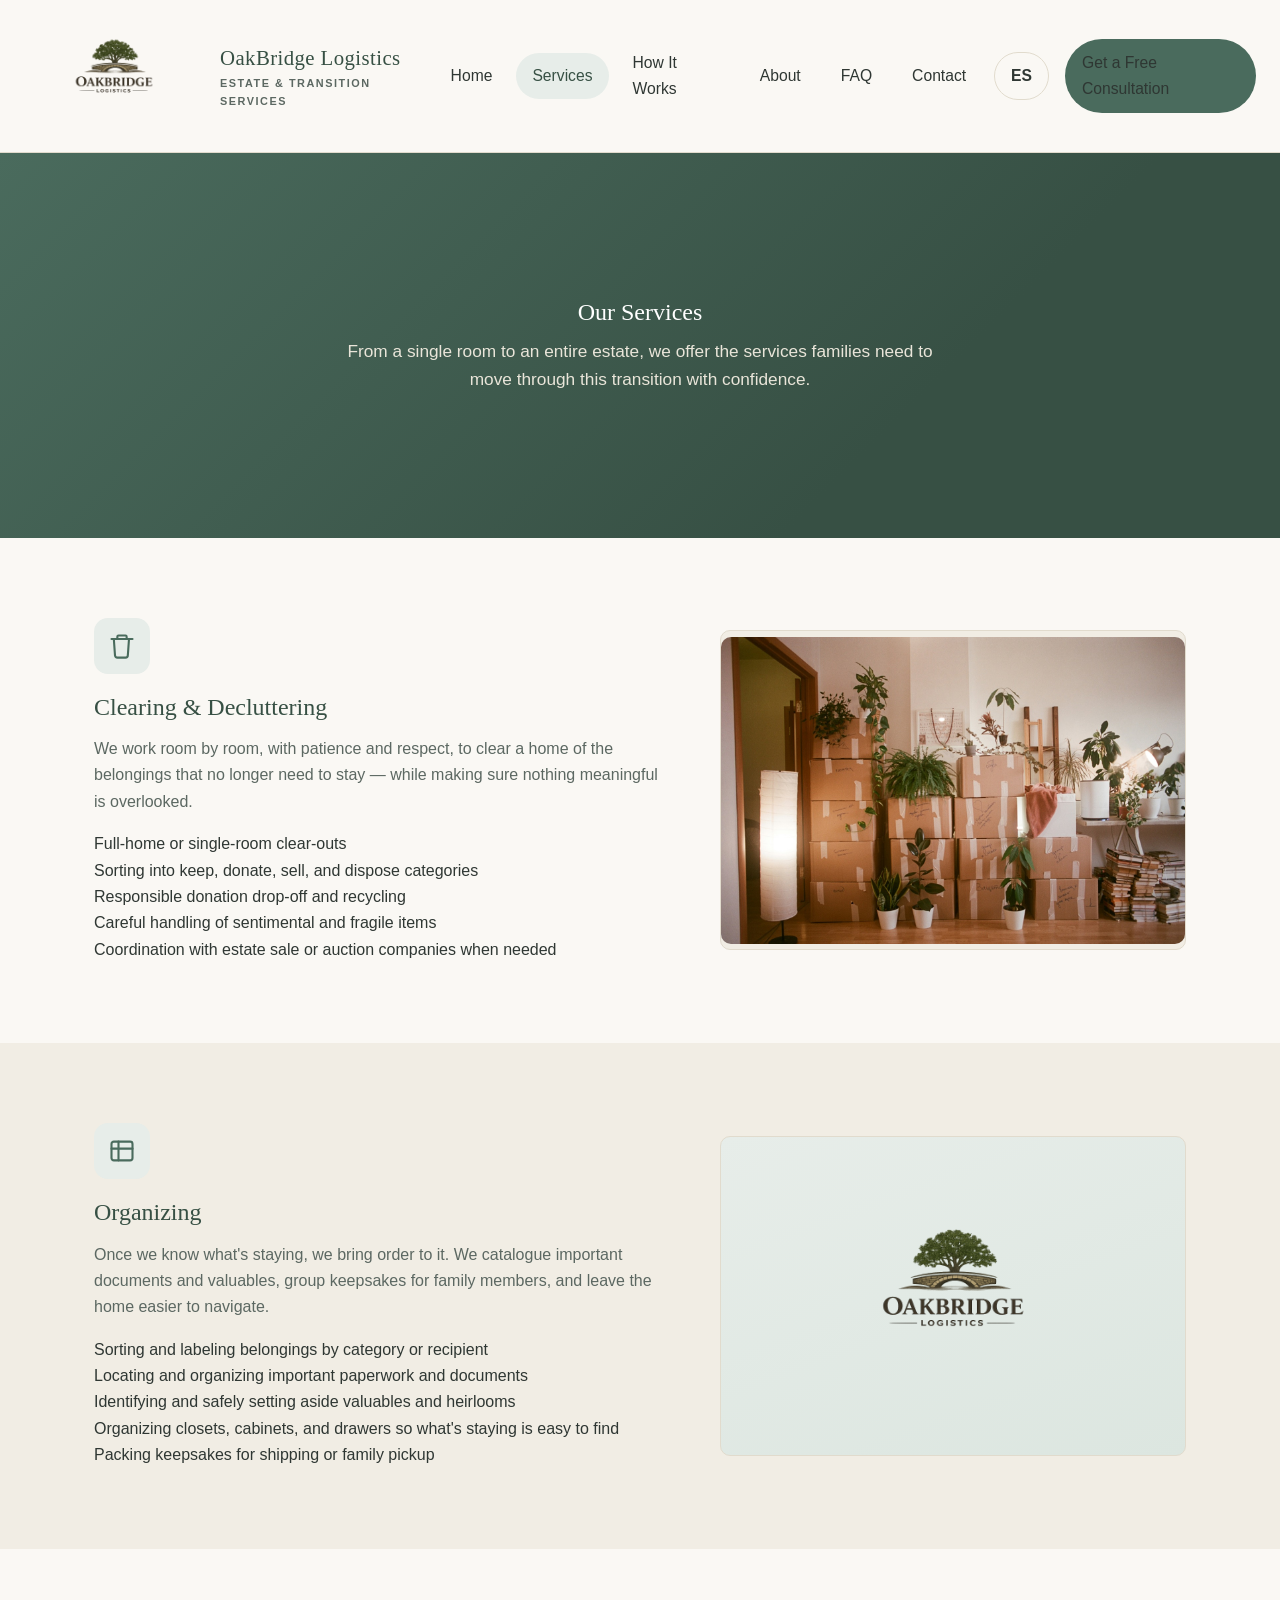
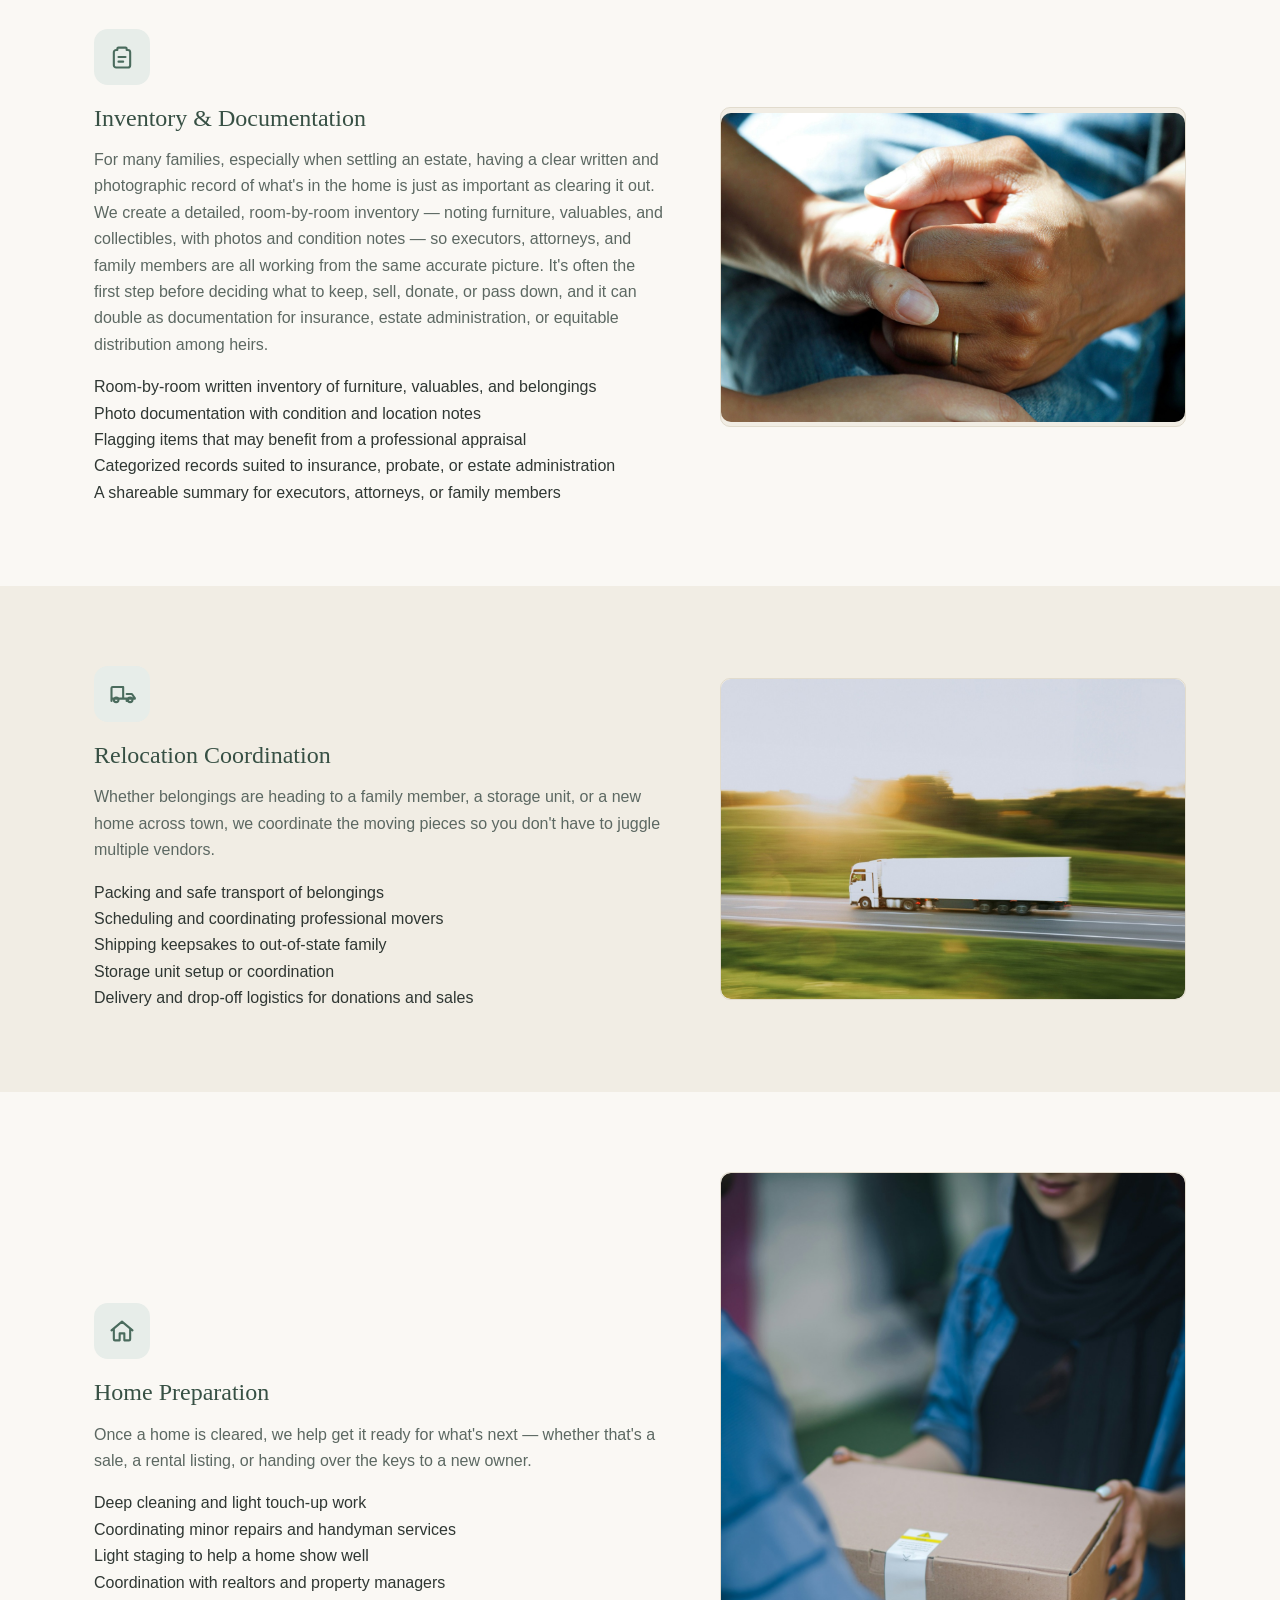
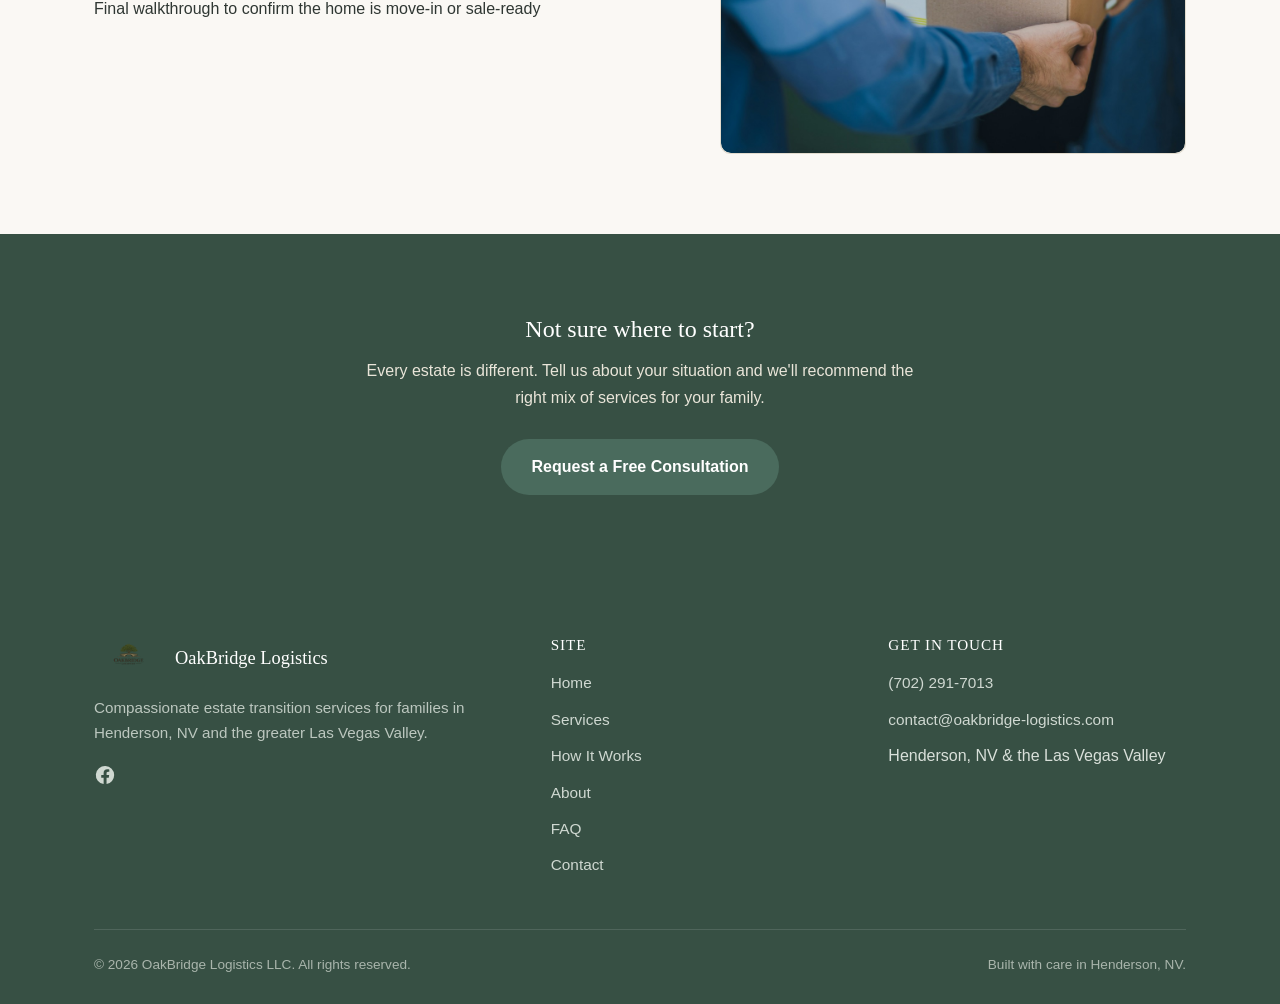
<file: services.html>
<!DOCTYPE html>
<html lang="en">
<head>
<meta charset="UTF-8">
<meta name="viewport" content="width=device-width, initial-scale=1.0">
<title>Services | OakBridge Logistics</title>
<meta name="description" content="Clearing and decluttering, organizing, inventory and documentation, relocation coordination, and home preparation — OakBridge Logistics offers full-circle estate transition services in Henderson, NV.">
<link rel="icon" type="image/png" href="images/favicon-32.png">
<link rel="apple-touch-icon" href="images/favicon-180.png">
<link rel="stylesheet" href="css/style.css">
<link rel="alternate" hreflang="en" href="https://oakbridge-logistics.com/services.html">
<link rel="alternate" hreflang="es" href="https://oakbridge-logistics.com/es/servicios.html">
<link rel="alternate" hreflang="x-default" href="https://oakbridge-logistics.com/services.html">
</head>
<body>

<header class="site-header">
  <div class="container">
    <a class="brand" href="index.html">
      <img src="images/logo.png" alt="OakBridge Logistics logo">
      <span class="brand-name">OakBridge Logistics<small>ESTATE &amp; TRANSITION SERVICES</small></span>
    </a>
    <button class="nav-toggle" aria-label="Toggle navigation menu" aria-expanded="false">
      <span></span><span></span><span></span>
    </button>
    <nav class="main-nav">
      <ul>
        <li><a href="index.html">Home</a></li>
        <li><a href="services.html" aria-current="page">Services</a></li>
        <li><a href="how-it-works.html">How It Works</a></li>
        <li><a href="about.html">About</a></li>
        <li><a href="faq.html">FAQ</a></li>
        <li><a href="contact.html">Contact</a></li>
        <li><a class="lang-switch" href="es/servicios.html" aria-label="Ver esta página en español">ES</a></li>
        <li><a class="btn btn-primary" href="contact.html">Get a Free Consultation</a></li>
      </ul>
    </nav>
  </div>
</header>

<main>

  <section class="page-hero">
    <div class="container">
      <h1>Our Services</h1>
      <p>From a single room to an entire estate, we offer the services families need to move through this transition with confidence.</p>
    </div>
  </section>

  <!-- Clearing & Decluttering -->
  <section>
    <div class="container">
      <div class="two-col">
        <div class="motif-panel photo" style="order: 2;">
          <img src="images/photos/moving-boxes-home.jpg" alt="Stacked moving boxes in a home, ready to be sorted" loading="lazy">
        </div>
        <div style="order: 1;">
          <div class="icon-badge">
            <svg viewBox="0 0 24 24" fill="none" stroke="currentColor" stroke-width="1.8" stroke-linecap="round" stroke-linejoin="round"><path d="M3 6h18M8 6V4a1 1 0 0 1 1-1h6a1 1 0 0 1 1 1v2m2 0-1 14a2 2 0 0 1-2 2H8a2 2 0 0 1-2-2L5 6"/></svg>
          </div>
          <h2>Clearing &amp; Decluttering</h2>
          <p style="color: var(--color-text-muted);">We work room by room, with patience and respect, to clear a home of the belongings that no longer need to stay — while making sure nothing meaningful is overlooked.</p>
          <ul class="detail-list">
            <li>Full-home or single-room clear-outs</li>
            <li>Sorting into keep, donate, sell, and dispose categories</li>
            <li>Responsible donation drop-off and recycling</li>
            <li>Careful handling of sentimental and fragile items</li>
            <li>Coordination with estate sale or auction companies when needed</li>
          </ul>
        </div>
      </div>
    </div>
  </section>

  <!-- Organizing -->
  <section class="section-alt">
    <div class="container">
      <div class="two-col">
        <div>
          <div class="icon-badge">
            <svg viewBox="0 0 24 24" fill="none" stroke="currentColor" stroke-width="1.8" stroke-linecap="round" stroke-linejoin="round"><rect x="3" y="4" width="18" height="16" rx="2"/><path d="M3 10h18M9 4v16"/></svg>
          </div>
          <h2>Organizing</h2>
          <p style="color: var(--color-text-muted);">Once we know what's staying, we bring order to it. We catalogue important documents and valuables, group keepsakes for family members, and leave the home easier to navigate.</p>
          <ul class="detail-list">
            <li>Sorting and labeling belongings by category or recipient</li>
            <li>Locating and organizing important paperwork and documents</li>
            <li>Identifying and safely setting aside valuables and heirlooms</li>
            <li>Organizing closets, cabinets, and drawers so what's staying is easy to find</li>
            <li>Packing keepsakes for shipping or family pickup</li>
          </ul>
        </div>
        <div class="motif-panel">
          <img src="images/logo.png" alt="OakBridge Logistics — tree and bridge mark">
        </div>
      </div>
    </div>
  </section>

  <!-- Inventory & Documentation -->
  <section>
    <div class="container">
      <div class="two-col">
        <div class="motif-panel photo" style="order: 2;">
          <img src="images/photos/comforting-hands.jpg" alt="Two hands clasped together in a gesture of support" loading="lazy">
        </div>
        <div style="order: 1;">
          <div class="icon-badge">
            <svg viewBox="0 0 24 24" fill="none" stroke="currentColor" stroke-width="1.8" stroke-linecap="round" stroke-linejoin="round"><path d="M9 4h6a1 1 0 0 1 1 1v1h1a2 2 0 0 1 2 2v11a2 2 0 0 1-2 2H7a2 2 0 0 1-2-2V8a2 2 0 0 1 2-2h1V5a1 1 0 0 1 1-1Z"/><path d="M9 12h6M9 16h4"/></svg>
          </div>
          <h2>Inventory &amp; Documentation</h2>
          <p style="color: var(--color-text-muted);">For many families, especially when settling an estate, having a clear written and photographic record of what's in the home is just as important as clearing it out. We create a detailed, room-by-room inventory — noting furniture, valuables, and collectibles, with photos and condition notes — so executors, attorneys, and family members are all working from the same accurate picture. It's often the first step before deciding what to keep, sell, donate, or pass down, and it can double as documentation for insurance, estate administration, or equitable distribution among heirs.</p>
          <ul class="detail-list">
            <li>Room-by-room written inventory of furniture, valuables, and belongings</li>
            <li>Photo documentation with condition and location notes</li>
            <li>Flagging items that may benefit from a professional appraisal</li>
            <li>Categorized records suited to insurance, probate, or estate administration</li>
            <li>A shareable summary for executors, attorneys, or family members</li>
          </ul>
        </div>
      </div>
    </div>
  </section>

  <!-- Relocation Coordination -->
  <section class="section-alt">
    <div class="container">
      <div class="two-col">
        <div class="motif-panel photo" style="order: 2;">
          <img src="images/photos/moving-truck-highway.jpg" alt="A moving truck on the highway at golden hour" loading="lazy">
        </div>
        <div style="order: 1;">
          <div class="icon-badge">
            <svg viewBox="0 0 24 24" fill="none" stroke="currentColor" stroke-width="1.8" stroke-linecap="round" stroke-linejoin="round"><path d="M3 16V7a1 1 0 0 1 1-1h9v10M3 16h13M3 16v2m13-2v2m0-6h4.5l2.5 3.5V16h-7M7 19a2 2 0 1 0 0-4 2 2 0 0 0 0 4Zm12 0a2 2 0 1 0 0-4 2 2 0 0 0 0 4Z"/></svg>
          </div>
          <h2>Relocation Coordination</h2>
          <p style="color: var(--color-text-muted);">Whether belongings are heading to a family member, a storage unit, or a new home across town, we coordinate the moving pieces so you don't have to juggle multiple vendors.</p>
          <ul class="detail-list">
            <li>Packing and safe transport of belongings</li>
            <li>Scheduling and coordinating professional movers</li>
            <li>Shipping keepsakes to out-of-state family</li>
            <li>Storage unit setup or coordination</li>
            <li>Delivery and drop-off logistics for donations and sales</li>
          </ul>
        </div>
      </div>
    </div>
  </section>

  <!-- Home Preparation -->
  <section>
    <div class="container">
      <div class="two-col">
        <div>
          <div class="icon-badge">
            <svg viewBox="0 0 24 24" fill="none" stroke="currentColor" stroke-width="1.8" stroke-linecap="round" stroke-linejoin="round"><path d="M3 11.5 12 4l9 7.5M5 10v9a1 1 0 0 0 1 1h4v-6h4v6h4a1 1 0 0 0 1-1v-9"/></svg>
          </div>
          <h2>Home Preparation</h2>
          <p style="color: var(--color-text-muted);">Once a home is cleared, we help get it ready for what's next — whether that's a sale, a rental listing, or handing over the keys to a new owner.</p>
          <ul class="detail-list">
            <li>Deep cleaning and light touch-up work</li>
            <li>Coordinating minor repairs and handyman services</li>
            <li>Light staging to help a home show well</li>
            <li>Coordination with realtors and property managers</li>
            <li>Final walkthrough to confirm the home is move-in or sale-ready</li>
          </ul>
        </div>
        <div class="motif-panel photo">
          <img src="images/photos/handoff-box.jpg" alt="A box being handed over between two people" loading="lazy">
        </div>
      </div>
    </div>
  </section>

  <!-- CTA -->
  <section class="cta-band">
    <div class="container">
      <h2>Not sure where to start?</h2>
      <p>Every estate is different. Tell us about your situation and we'll recommend the right mix of services for your family.</p>
      <a href="contact.html" class="btn btn-primary">Request a Free Consultation</a>
    </div>
  </section>

</main>

<footer class="site-footer">
  <div class="container">
    <div class="footer-grid">
      <div>
        <div class="footer-brand">
          <img src="images/logo.png" alt="OakBridge Logistics logo">
          <span>OakBridge Logistics</span>
        </div>
        <p>Compassionate estate transition services for families in Henderson, NV and the greater Las Vegas Valley.</p>
        <div class="footer-social">
          <a href="https://www.facebook.com/profile.php?id=61592621438912" target="_blank" rel="noopener noreferrer" aria-label="OakBridge Logistics on Facebook">
            <svg viewBox="0 0 24 24" fill="currentColor"><path d="M22 12a10 10 0 1 0-11.5 9.95v-7.04H7.9V12h2.6V9.8c0-2.57 1.53-4 3.87-4 1.12 0 2.3.2 2.3.2v2.53h-1.3c-1.28 0-1.68.8-1.68 1.61V12h2.86l-.46 2.91h-2.4v7.04A10 10 0 0 0 22 12Z"/></svg>
          </a>
        </div>
      </div>
      <div>
        <h4>Site</h4>
        <ul>
          <li><a href="index.html">Home</a></li>
          <li><a href="services.html">Services</a></li>
          <li><a href="how-it-works.html">How It Works</a></li>
          <li><a href="about.html">About</a></li>
          <li><a href="faq.html">FAQ</a></li>
          <li><a href="contact.html">Contact</a></li>
        </ul>
      </div>
      <div>
        <h4>Get in Touch</h4>
        <ul>
          <li><a href="tel:+17022917013">(702) 291-7013</a></li>
          <li><a href="mailto:contact@oakbridge-logistics.com">contact@oakbridge-logistics.com</a></li>
          <li>Henderson, NV &amp; the Las Vegas Valley</li>
        </ul>
      </div>
    </div>
    <div class="footer-bottom">
      <span>&copy; <span id="year"></span> OakBridge Logistics LLC. All rights reserved.</span>
      <span>Built with care in Henderson, NV.</span>
    </div>
  </div>
</footer>

<script src="js/main.js"></script>
</body>
</html>
</file>
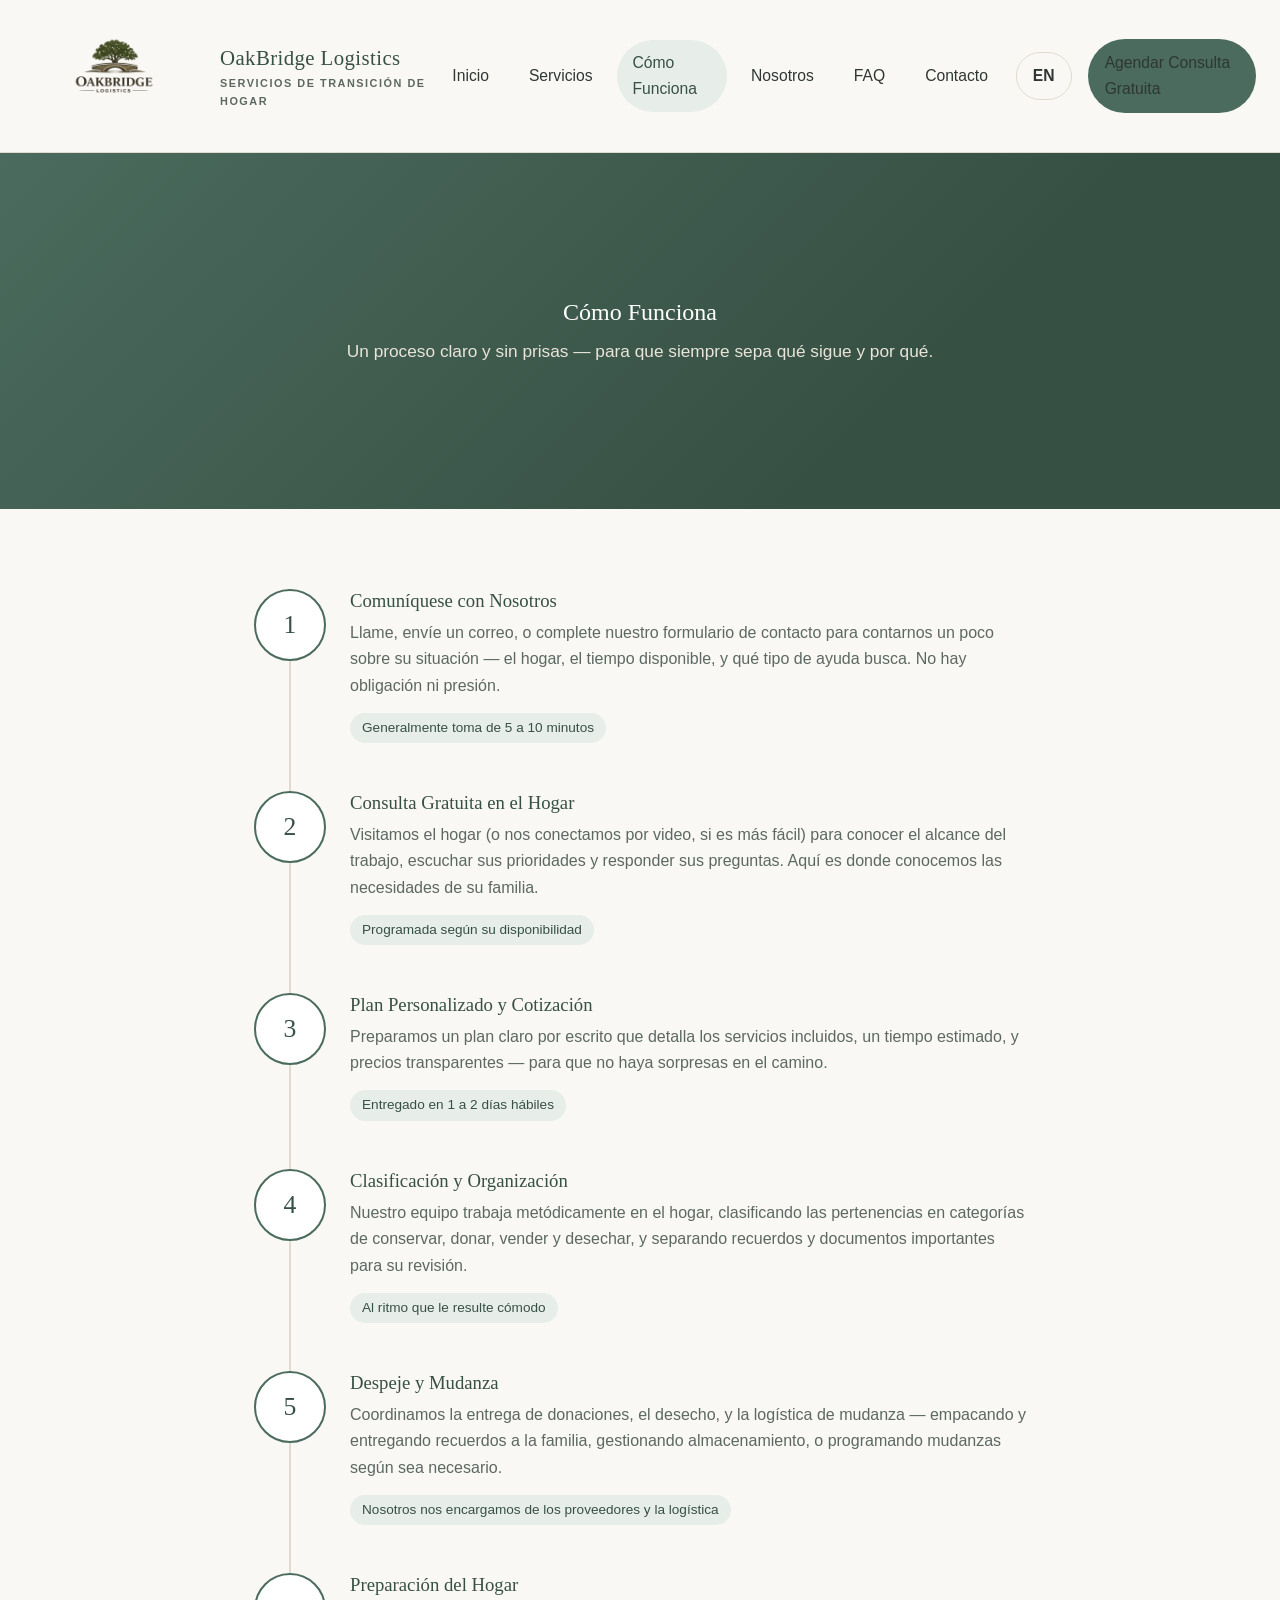
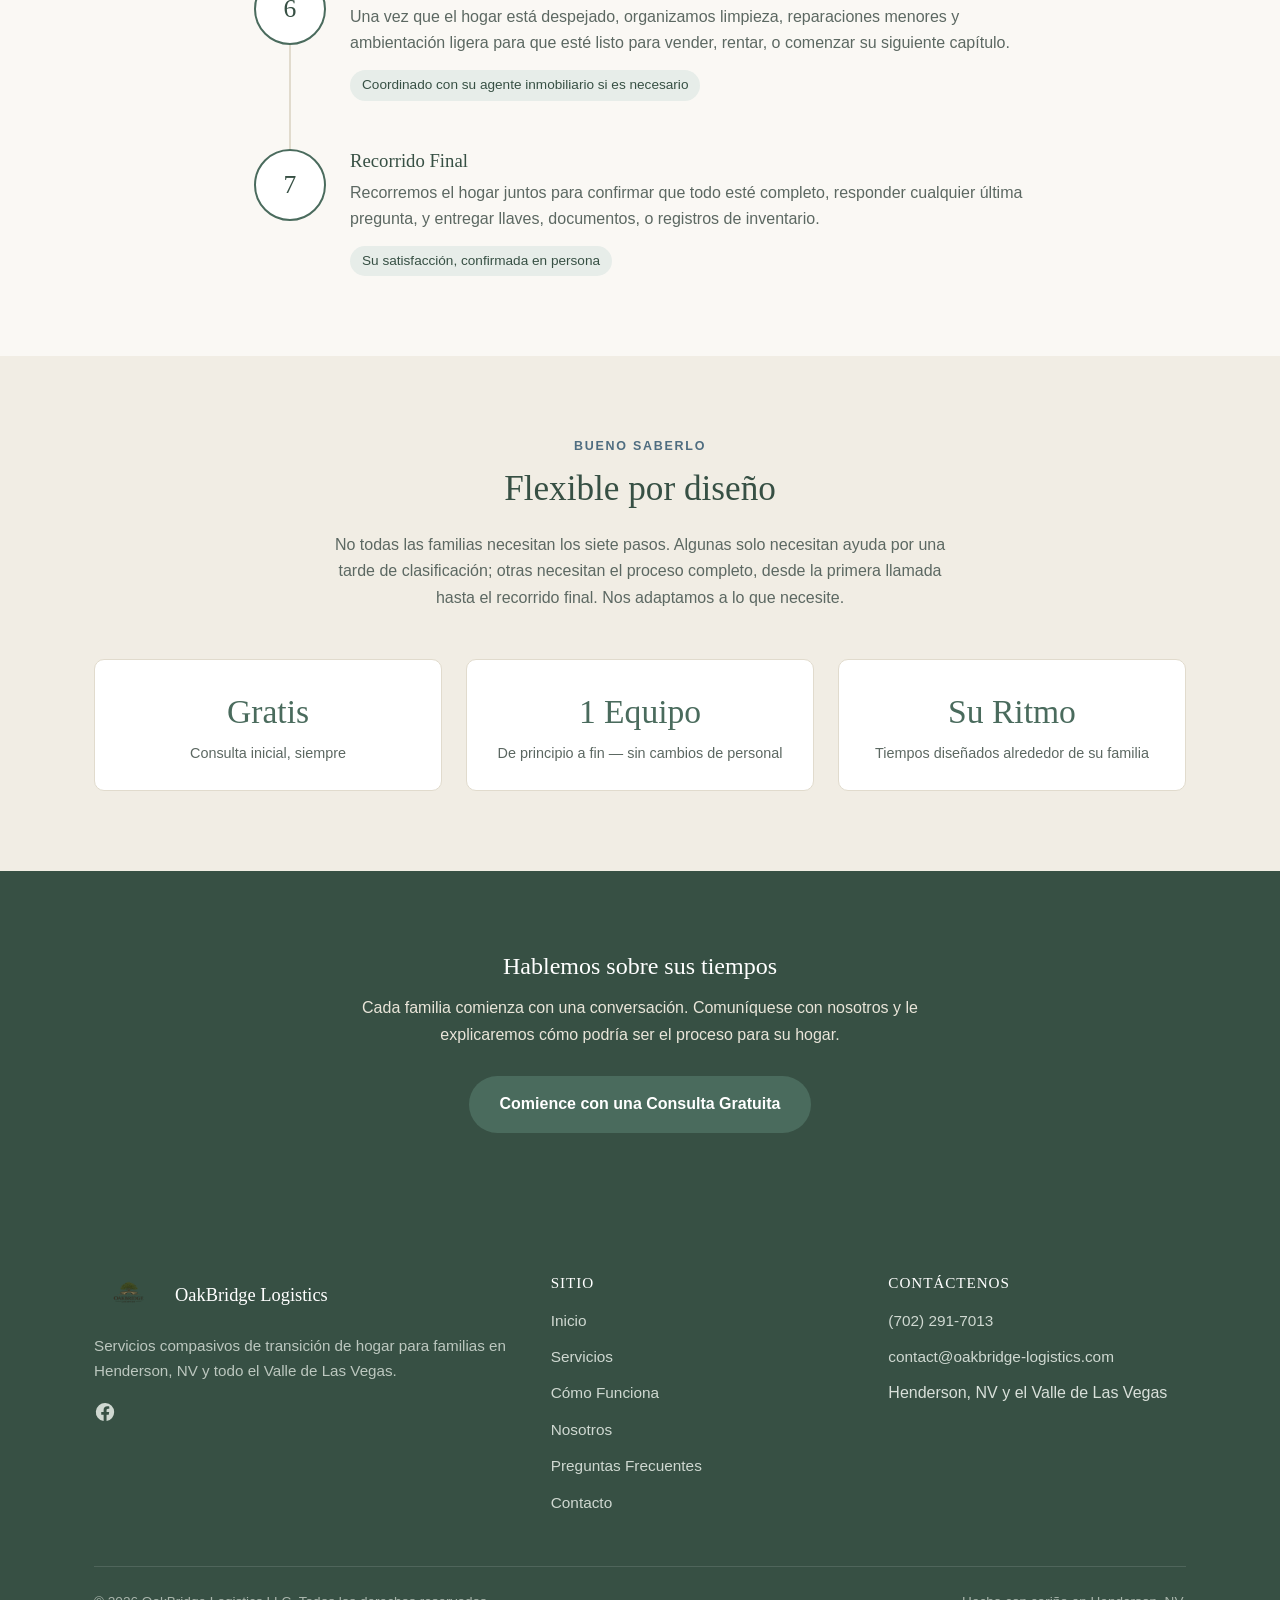
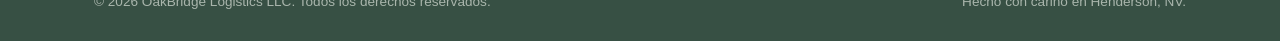
<file: es/como-funciona.html>
<!DOCTYPE html>
<html lang="es">
<head>
<meta charset="UTF-8">
<meta name="viewport" content="width=device-width, initial-scale=1.0">
<title>Cómo Funciona | OakBridge Logistics</title>
<meta name="description" content="Conozca cómo OakBridge Logistics guía a las familias a través del proceso de transición del hogar, paso a paso, desde la primera llamada hasta el recorrido final.">
<link rel="icon" type="image/png" href="../images/favicon-32.png">
<link rel="apple-touch-icon" href="../images/favicon-180.png">
<link rel="stylesheet" href="../css/style.css">
<link rel="alternate" hreflang="en" href="https://oakbridge-logistics.com/how-it-works.html">
<link rel="alternate" hreflang="es" href="https://oakbridge-logistics.com/es/como-funciona.html">
<link rel="alternate" hreflang="x-default" href="https://oakbridge-logistics.com/how-it-works.html">
</head>
<body>

<header class="site-header">
  <div class="container">
    <a class="brand" href="index.html">
      <img src="../images/logo.png" alt="Logotipo de OakBridge Logistics">
      <span class="brand-name">OakBridge Logistics<small>SERVICIOS DE TRANSICIÓN DE HOGAR</small></span>
    </a>
    <button class="nav-toggle" aria-label="Alternar menú de navegación" aria-expanded="false">
      <span></span><span></span><span></span>
    </button>
    <nav class="main-nav">
      <ul>
        <li><a href="index.html">Inicio</a></li>
        <li><a href="servicios.html">Servicios</a></li>
        <li><a href="como-funciona.html" aria-current="page">Cómo Funciona</a></li>
        <li><a href="sobre-nosotros.html">Nosotros</a></li>
        <li><a href="preguntas-frecuentes.html">FAQ</a></li>
        <li><a href="contacto.html">Contacto</a></li>
        <li><a class="lang-switch" href="../how-it-works.html" aria-label="View this page in English">EN</a></li>
        <li><a class="btn btn-primary" href="contacto.html">Agendar Consulta Gratuita</a></li>
      </ul>
    </nav>
  </div>
</header>

<main>

  <section class="page-hero">
    <div class="container">
      <h1>Cómo Funciona</h1>
      <p>Un proceso claro y sin prisas — para que siempre sepa qué sigue y por qué.</p>
    </div>
  </section>

  <section>
    <div class="container" style="max-width: 820px;">
      <div class="steps">

        <div class="step">
          <div class="step-marker">1</div>
          <div class="step-content">
            <h3>Comuníquese con Nosotros</h3>
            <p>Llame, envíe un correo, o complete nuestro formulario de contacto para contarnos un poco sobre su situación — el hogar, el tiempo disponible, y qué tipo de ayuda busca. No hay obligación ni presión.</p>
            <span class="step-note">Generalmente toma de 5 a 10 minutos</span>
          </div>
        </div>

        <div class="step">
          <div class="step-marker">2</div>
          <div class="step-content">
            <h3>Consulta Gratuita en el Hogar</h3>
            <p>Visitamos el hogar (o nos conectamos por video, si es más fácil) para conocer el alcance del trabajo, escuchar sus prioridades y responder sus preguntas. Aquí es donde conocemos las necesidades de su familia.</p>
            <span class="step-note">Programada según su disponibilidad</span>
          </div>
        </div>

        <div class="step">
          <div class="step-marker">3</div>
          <div class="step-content">
            <h3>Plan Personalizado y Cotización</h3>
            <p>Preparamos un plan claro por escrito que detalla los servicios incluidos, un tiempo estimado, y precios transparentes — para que no haya sorpresas en el camino.</p>
            <span class="step-note">Entregado en 1 a 2 días hábiles</span>
          </div>
        </div>

        <div class="step">
          <div class="step-marker">4</div>
          <div class="step-content">
            <h3>Clasificación y Organización</h3>
            <p>Nuestro equipo trabaja metódicamente en el hogar, clasificando las pertenencias en categorías de conservar, donar, vender y desechar, y separando recuerdos y documentos importantes para su revisión.</p>
            <span class="step-note">Al ritmo que le resulte cómodo</span>
          </div>
        </div>

        <div class="step">
          <div class="step-marker">5</div>
          <div class="step-content">
            <h3>Despeje y Mudanza</h3>
            <p>Coordinamos la entrega de donaciones, el desecho, y la logística de mudanza — empacando y entregando recuerdos a la familia, gestionando almacenamiento, o programando mudanzas según sea necesario.</p>
            <span class="step-note">Nosotros nos encargamos de los proveedores y la logística</span>
          </div>
        </div>

        <div class="step">
          <div class="step-marker">6</div>
          <div class="step-content">
            <h3>Preparación del Hogar</h3>
            <p>Una vez que el hogar está despejado, organizamos limpieza, reparaciones menores y ambientación ligera para que esté listo para vender, rentar, o comenzar su siguiente capítulo.</p>
            <span class="step-note">Coordinado con su agente inmobiliario si es necesario</span>
          </div>
        </div>

        <div class="step">
          <div class="step-marker">7</div>
          <div class="step-content">
            <h3>Recorrido Final</h3>
            <p>Recorremos el hogar juntos para confirmar que todo esté completo, responder cualquier última pregunta, y entregar llaves, documentos, o registros de inventario.</p>
            <span class="step-note">Su satisfacción, confirmada en persona</span>
          </div>
        </div>

      </div>
    </div>
  </section>

  <section class="section-alt">
    <div class="container">
      <div class="section-head">
        <span class="eyebrow">Bueno Saberlo</span>
        <h2>Flexible por diseño</h2>
        <p>No todas las familias necesitan los siete pasos. Algunas solo necesitan ayuda por una tarde de clasificación; otras necesitan el proceso completo, desde la primera llamada hasta el recorrido final. Nos adaptamos a lo que necesite.</p>
      </div>
      <div class="stat-row">
        <div class="stat">
          <span class="num">Gratis</span>
          <span class="label">Consulta inicial, siempre</span>
        </div>
        <div class="stat">
          <span class="num">1 Equipo</span>
          <span class="label">De principio a fin — sin cambios de personal</span>
        </div>
        <div class="stat">
          <span class="num">Su Ritmo</span>
          <span class="label">Tiempos diseñados alrededor de su familia</span>
        </div>
      </div>
    </div>
  </section>

  <section class="cta-band">
    <div class="container">
      <h2>Hablemos sobre sus tiempos</h2>
      <p>Cada familia comienza con una conversación. Comuníquese con nosotros y le explicaremos cómo podría ser el proceso para su hogar.</p>
      <a href="contacto.html" class="btn btn-primary">Comience con una Consulta Gratuita</a>
    </div>
  </section>

</main>

<footer class="site-footer">
  <div class="container">
    <div class="footer-grid">
      <div>
        <div class="footer-brand">
          <img src="../images/logo.png" alt="Logotipo de OakBridge Logistics">
          <span>OakBridge Logistics</span>
        </div>
        <p>Servicios compasivos de transición de hogar para familias en Henderson, NV y todo el Valle de Las Vegas.</p>
        <div class="footer-social">
          <a href="https://www.facebook.com/profile.php?id=61592621438912" target="_blank" rel="noopener noreferrer" aria-label="OakBridge Logistics en Facebook">
            <svg viewBox="0 0 24 24" fill="currentColor"><path d="M22 12a10 10 0 1 0-11.5 9.95v-7.04H7.9V12h2.6V9.8c0-2.57 1.53-4 3.87-4 1.12 0 2.3.2 2.3.2v2.53h-1.3c-1.28 0-1.68.8-1.68 1.61V12h2.86l-.46 2.91h-2.4v7.04A10 10 0 0 0 22 12Z"/></svg>
          </a>
        </div>
      </div>
      <div>
        <h4>Sitio</h4>
        <ul>
          <li><a href="index.html">Inicio</a></li>
          <li><a href="servicios.html">Servicios</a></li>
          <li><a href="como-funciona.html">Cómo Funciona</a></li>
          <li><a href="sobre-nosotros.html">Nosotros</a></li>
          <li><a href="preguntas-frecuentes.html">Preguntas Frecuentes</a></li>
          <li><a href="contacto.html">Contacto</a></li>
        </ul>
      </div>
      <div>
        <h4>Contáctenos</h4>
        <ul>
          <li><a href="tel:+17022917013">(702) 291-7013</a></li>
          <li><a href="mailto:contact@oakbridge-logistics.com">contact@oakbridge-logistics.com</a></li>
          <li>Henderson, NV y el Valle de Las Vegas</li>
        </ul>
      </div>
    </div>
    <div class="footer-bottom">
      <span>&copy; <span id="year"></span> OakBridge Logistics LLC. Todos los derechos reservados.</span>
      <span>Hecho con cariño en Henderson, NV.</span>
    </div>
  </div>
</footer>

<script src="../js/main.js"></script>
</body>
</html>
</file>
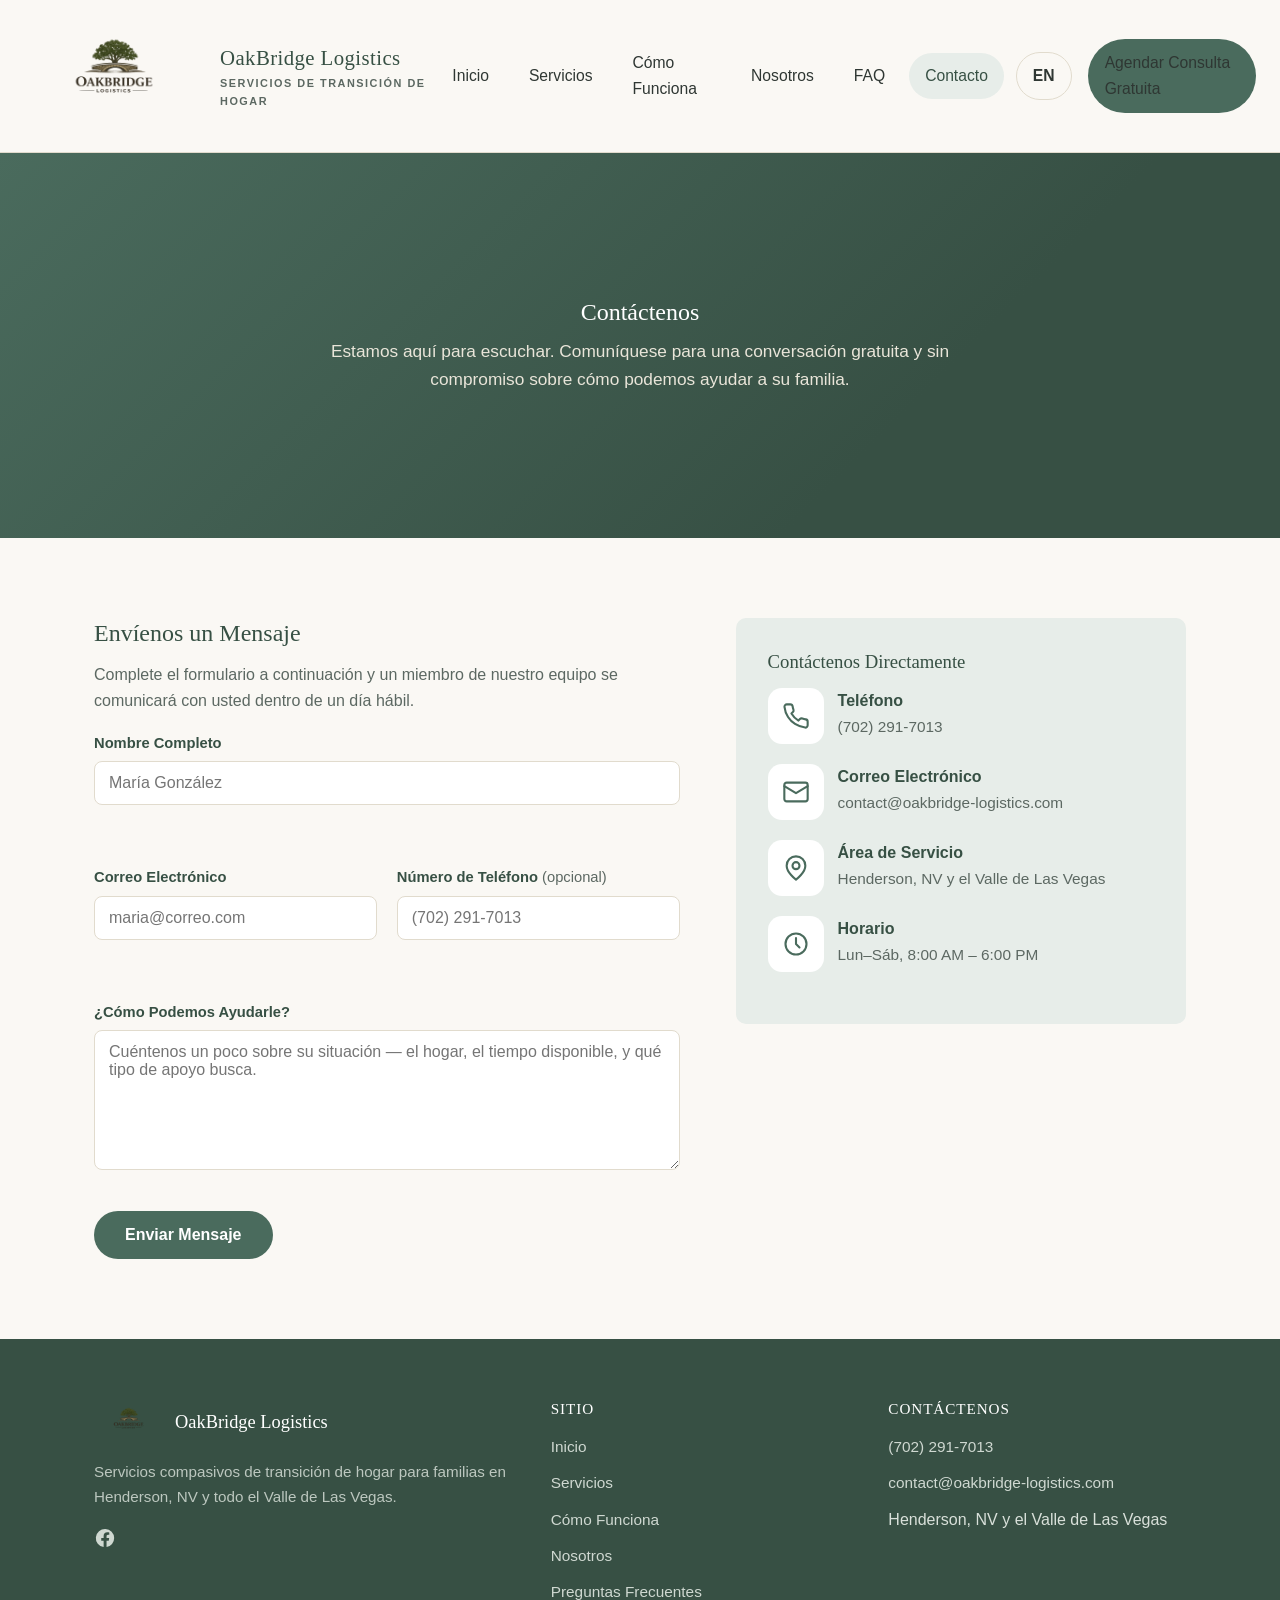
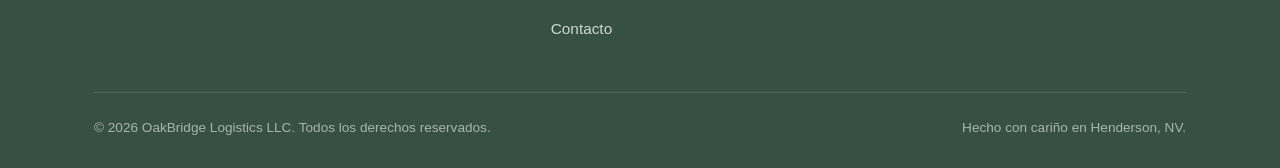
<file: es/contacto.html>
<!DOCTYPE html>
<html lang="es">
<head>
<meta charset="UTF-8">
<meta name="viewport" content="width=device-width, initial-scale=1.0">
<title>Contáctenos | OakBridge Logistics</title>
<meta name="description" content="Comuníquese con OakBridge Logistics para una consulta gratuita sobre limpieza, organización, mudanza, o preparación de un hogar en Henderson, NV.">
<link rel="icon" type="image/png" href="../images/favicon-32.png">
<link rel="apple-touch-icon" href="../images/favicon-180.png">
<link rel="stylesheet" href="../css/style.css">
<link rel="alternate" hreflang="en" href="https://oakbridge-logistics.com/contact.html">
<link rel="alternate" hreflang="es" href="https://oakbridge-logistics.com/es/contacto.html">
<link rel="alternate" hreflang="x-default" href="https://oakbridge-logistics.com/contact.html">
</head>
<body>

<header class="site-header">
  <div class="container">
    <a class="brand" href="index.html">
      <img src="../images/logo.png" alt="Logotipo de OakBridge Logistics">
      <span class="brand-name">OakBridge Logistics<small>SERVICIOS DE TRANSICIÓN DE HOGAR</small></span>
    </a>
    <button class="nav-toggle" aria-label="Alternar menú de navegación" aria-expanded="false">
      <span></span><span></span><span></span>
    </button>
    <nav class="main-nav">
      <ul>
        <li><a href="index.html">Inicio</a></li>
        <li><a href="servicios.html">Servicios</a></li>
        <li><a href="como-funciona.html">Cómo Funciona</a></li>
        <li><a href="sobre-nosotros.html">Nosotros</a></li>
        <li><a href="preguntas-frecuentes.html">FAQ</a></li>
        <li><a href="contacto.html" aria-current="page">Contacto</a></li>
        <li><a class="lang-switch" href="../contact.html" aria-label="View this page in English">EN</a></li>
        <li><a class="btn btn-primary" href="contacto.html">Agendar Consulta Gratuita</a></li>
      </ul>
    </nav>
  </div>
</header>

<main>

  <section class="page-hero">
    <div class="container">
      <h1>Contáctenos</h1>
      <p>Estamos aquí para escuchar. Comuníquese para una conversación gratuita y sin compromiso sobre cómo podemos ayudar a su familia.</p>
    </div>
  </section>

  <section>
    <div class="container">
      <div class="two-col" style="grid-template-columns: 1.3fr 1fr; align-items: start;">

        <div>
          <h2>Envíenos un Mensaje</h2>
          <p style="color: var(--color-text-muted);">Complete el formulario a continuación y un miembro de nuestro equipo se comunicará con usted dentro de un día hábil.</p>

          <div id="form-status" class="form-status" role="status" aria-live="polite"></div>

          <form id="contact-form" novalidate>
            <!-- FormSubmit.co delivers submissions to contact@oakbridge-logistics.com by email -->
            <input type="hidden" name="_subject" value="Nuevo mensaje del sitio web de OakBridge Logistics (Español)">
            <input type="hidden" name="_template" value="table">
            <input type="hidden" name="_captcha" value="false">
            <input type="text" name="_honey" style="display:none" tabindex="-1" autocomplete="off">
            <div class="form-grid">
              <div class="form-field full">
                <label for="name">Nombre Completo</label>
                <input type="text" id="name" name="name" placeholder="María González" autocomplete="name" required>
                <span class="error-msg"></span>
              </div>
              <div class="form-field">
                <label for="email">Correo Electrónico</label>
                <input type="email" id="email" name="email" placeholder="maria@correo.com" autocomplete="email" required>
                <span class="error-msg"></span>
              </div>
              <div class="form-field">
                <label for="phone">Número de Teléfono <span style="font-weight:400; color: var(--color-text-muted);">(opcional)</span></label>
                <input type="tel" id="phone" name="phone" placeholder="(702) 291-7013" autocomplete="tel">
                <span class="error-msg"></span>
              </div>
              <div class="form-field full">
                <label for="message">¿Cómo Podemos Ayudarle?</label>
                <textarea id="message" name="message" placeholder="Cuéntenos un poco sobre su situación — el hogar, el tiempo disponible, y qué tipo de apoyo busca." required></textarea>
                <span class="error-msg"></span>
              </div>
            </div>
            <button type="submit" class="btn btn-primary">Enviar Mensaje</button>
          </form>
        </div>

        <div class="contact-info-card">
          <h3>Contáctenos Directamente</h3>

          <div class="contact-info-item">
            <div class="icon-badge">
              <svg viewBox="0 0 24 24" fill="none" stroke="currentColor" stroke-width="1.8" stroke-linecap="round" stroke-linejoin="round"><path d="M22 16.92v3a2 2 0 0 1-2.18 2 19.79 19.79 0 0 1-8.63-3.07 19.5 19.5 0 0 1-6-6 19.79 19.79 0 0 1-3.07-8.67A2 2 0 0 1 4.11 2h3a2 2 0 0 1 2 1.72c.127.96.362 1.903.7 2.81a2 2 0 0 1-.45 2.11L8.09 9.91a16 16 0 0 0 6 6l1.27-1.27a2 2 0 0 1 2.11-.45c.907.338 1.85.573 2.81.7A2 2 0 0 1 22 16.92Z"/></svg>
            </div>
            <div>
              <strong>Teléfono</strong>
              <a href="tel:+17022917013">(702) 291-7013</a>
            </div>
          </div>

          <div class="contact-info-item">
            <div class="icon-badge">
              <svg viewBox="0 0 24 24" fill="none" stroke="currentColor" stroke-width="1.8" stroke-linecap="round" stroke-linejoin="round"><rect x="2" y="4" width="20" height="16" rx="2"/><path d="m2 7 10 6 10-6"/></svg>
            </div>
            <div>
              <strong>Correo Electrónico</strong>
              <a href="mailto:contact@oakbridge-logistics.com">contact@oakbridge-logistics.com</a>
            </div>
          </div>

          <div class="contact-info-item">
            <div class="icon-badge">
              <svg viewBox="0 0 24 24" fill="none" stroke="currentColor" stroke-width="1.8" stroke-linecap="round" stroke-linejoin="round"><path d="M20 10c0 6-8 12-8 12s-8-6-8-12a8 8 0 0 1 16 0Z"/><circle cx="12" cy="10" r="3"/></svg>
            </div>
            <div>
              <strong>Área de Servicio</strong>
              <span>Henderson, NV y el Valle de Las Vegas</span>
            </div>
          </div>

          <div class="contact-info-item">
            <div class="icon-badge">
              <svg viewBox="0 0 24 24" fill="none" stroke="currentColor" stroke-width="1.8" stroke-linecap="round" stroke-linejoin="round"><circle cx="12" cy="12" r="9"/><path d="M12 7v5l3 3"/></svg>
            </div>
            <div>
              <strong>Horario</strong>
              <span>Lun–Sáb, 8:00 AM – 6:00 PM</span>
            </div>
          </div>
        </div>

      </div>
    </div>
  </section>

</main>

<footer class="site-footer">
  <div class="container">
    <div class="footer-grid">
      <div>
        <div class="footer-brand">
          <img src="../images/logo.png" alt="Logotipo de OakBridge Logistics">
          <span>OakBridge Logistics</span>
        </div>
        <p>Servicios compasivos de transición de hogar para familias en Henderson, NV y todo el Valle de Las Vegas.</p>
        <div class="footer-social">
          <a href="https://www.facebook.com/profile.php?id=61592621438912" target="_blank" rel="noopener noreferrer" aria-label="OakBridge Logistics en Facebook">
            <svg viewBox="0 0 24 24" fill="currentColor"><path d="M22 12a10 10 0 1 0-11.5 9.95v-7.04H7.9V12h2.6V9.8c0-2.57 1.53-4 3.87-4 1.12 0 2.3.2 2.3.2v2.53h-1.3c-1.28 0-1.68.8-1.68 1.61V12h2.86l-.46 2.91h-2.4v7.04A10 10 0 0 0 22 12Z"/></svg>
          </a>
        </div>
      </div>
      <div>
        <h4>Sitio</h4>
        <ul>
          <li><a href="index.html">Inicio</a></li>
          <li><a href="servicios.html">Servicios</a></li>
          <li><a href="como-funciona.html">Cómo Funciona</a></li>
          <li><a href="sobre-nosotros.html">Nosotros</a></li>
          <li><a href="preguntas-frecuentes.html">Preguntas Frecuentes</a></li>
          <li><a href="contacto.html">Contacto</a></li>
        </ul>
      </div>
      <div>
        <h4>Contáctenos</h4>
        <ul>
          <li><a href="tel:+17022917013">(702) 291-7013</a></li>
          <li><a href="mailto:contact@oakbridge-logistics.com">contact@oakbridge-logistics.com</a></li>
          <li>Henderson, NV y el Valle de Las Vegas</li>
        </ul>
      </div>
    </div>
    <div class="footer-bottom">
      <span>&copy; <span id="year"></span> OakBridge Logistics LLC. Todos los derechos reservados.</span>
      <span>Hecho con cariño en Henderson, NV.</span>
    </div>
  </div>
</footer>

<script src="../js/main.js"></script>
</body>
</html>
</file>
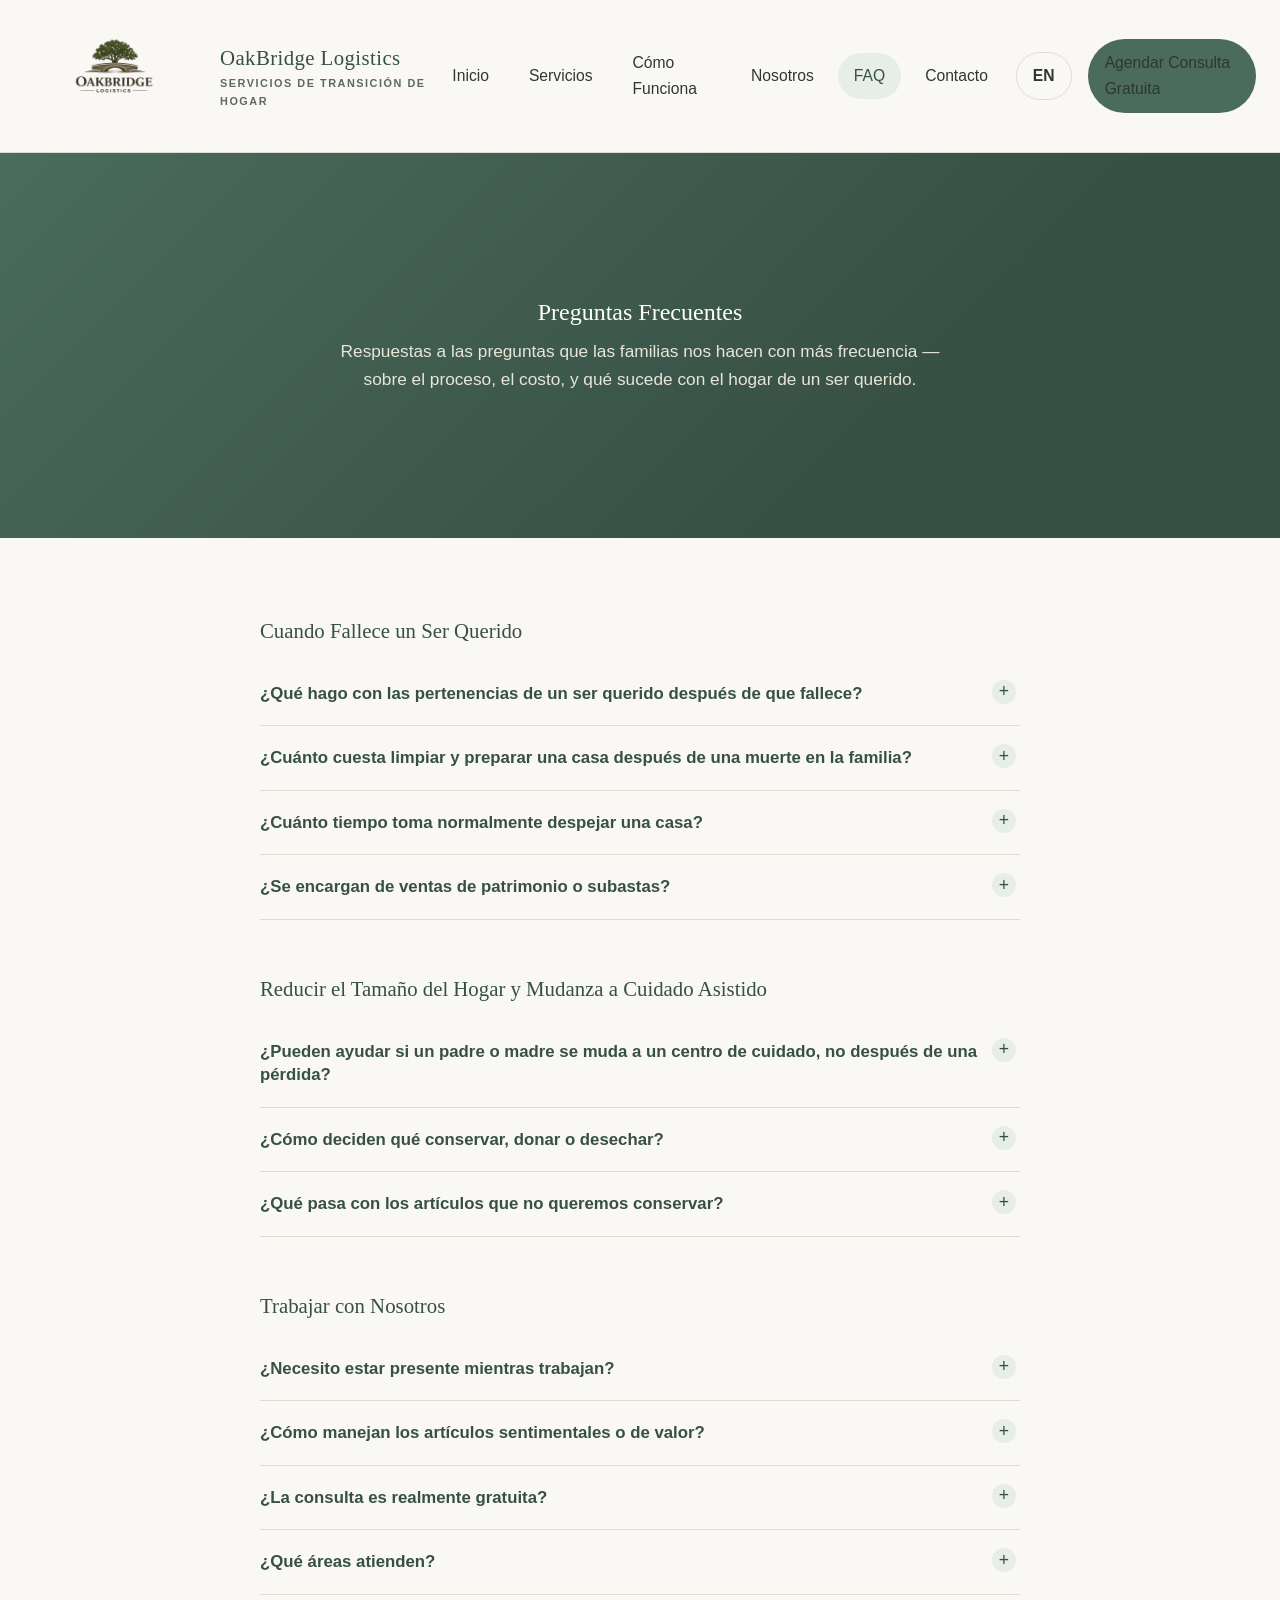
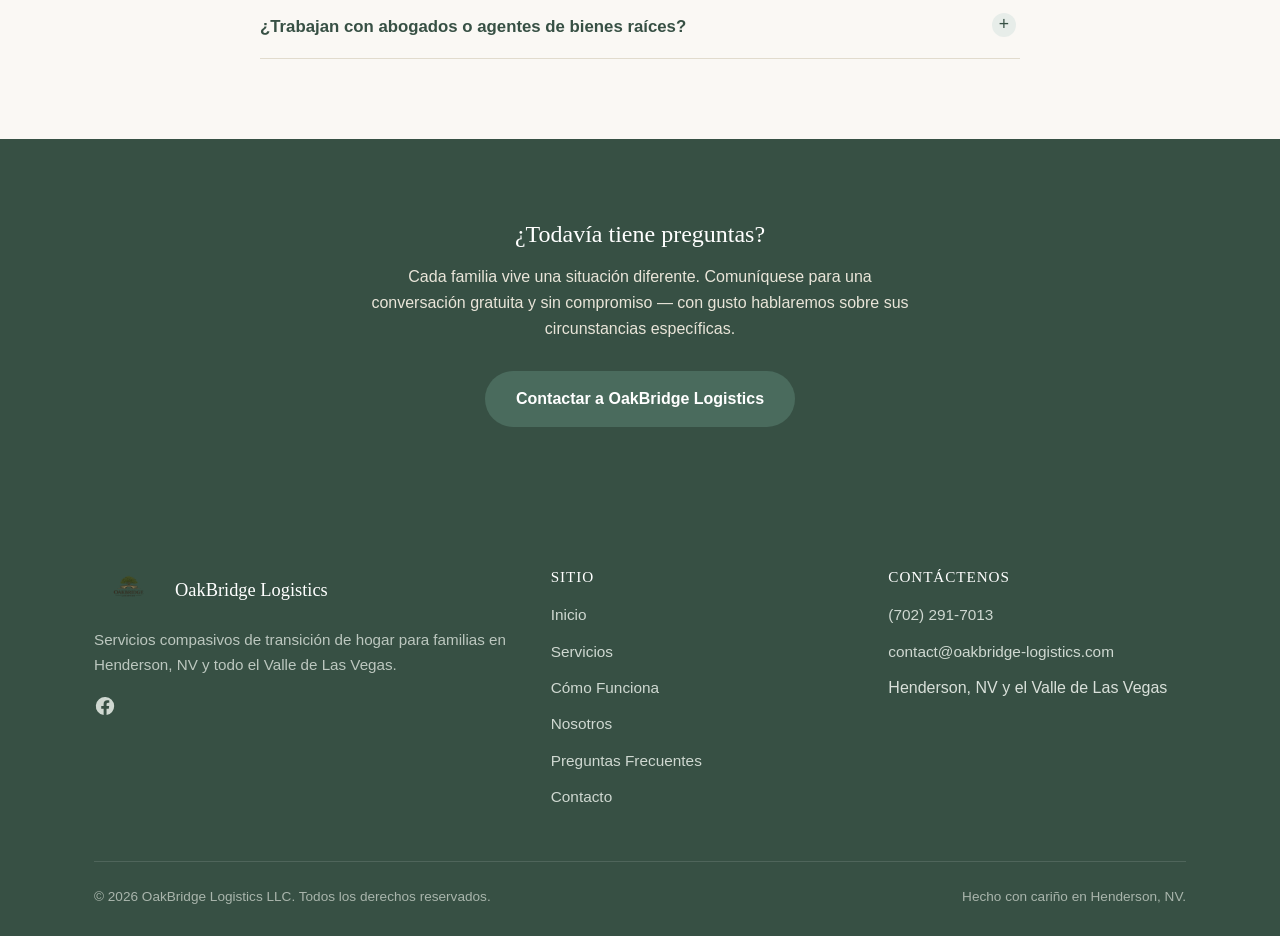
<file: es/preguntas-frecuentes.html>
<!DOCTYPE html>
<html lang="es">
<head>
<meta charset="UTF-8">
<meta name="viewport" content="width=device-width, initial-scale=1.0">
<title>Preguntas Frecuentes | Qué Hacer con el Hogar de un Ser Querido | OakBridge Logistics</title>
<meta name="description" content="Respuestas a las preguntas más frecuentes sobre limpieza, organización y preparación de un hogar tras la pérdida de un ser querido o una gran transición de vida en Henderson, NV.">
<link rel="icon" type="image/png" href="../images/favicon-32.png">
<link rel="apple-touch-icon" href="../images/favicon-180.png">
<link rel="stylesheet" href="../css/style.css">
<link rel="alternate" hreflang="en" href="https://oakbridge-logistics.com/faq.html">
<link rel="alternate" hreflang="es" href="https://oakbridge-logistics.com/es/preguntas-frecuentes.html">
<link rel="alternate" hreflang="x-default" href="https://oakbridge-logistics.com/faq.html">
<script type="application/ld+json">
{
  "@context": "https://schema.org",
  "@type": "FAQPage",
  "mainEntity": [
    {
      "@type": "Question",
      "name": "¿Qué hago con las pertenencias de un ser querido después de que fallece?",
      "acceptedAnswer": { "@type": "Answer", "text": "Comience por darse permiso para ir despacio — no hay ningún plazo que le obligue a revisar toda una vida de pertenencias en un fin de semana. Muchas familias empiezan por separar todo lo que tenga importancia financiera o legal clara, como documentos y objetos de valor, y luego avanzan con el resto a su propio ritmo. Si el proceso se siente abrumador, para eso estamos aquí: nos encargamos de la clasificación, organización y limpieza para que no tenga que enfrentarlo solo." }
    },
    {
      "@type": "Question",
      "name": "¿Cuánto cuesta limpiar y preparar una casa después de una muerte en la familia?",
      "acceptedAnswer": { "@type": "Answer", "text": "El costo depende del tamaño del hogar, de cuánto haya que clasificar, y de qué servicios necesite — una sola habitación es muy diferente a una propiedad completa. En lugar de adivinar con una lista de precios genérica, ofrecemos una consulta gratuita en el hogar y una cotización clara por escrito antes de comenzar cualquier trabajo, para que sepa exactamente qué esperar, sin sorpresas." }
    },
    {
      "@type": "Question",
      "name": "¿Cuánto tiempo toma normalmente despejar una casa?",
      "acceptedAnswer": { "@type": "Answer", "text": "Varía — una sola habitación puede tomar una tarde, mientras que un hogar completo puede tomar de varios días a un par de semanas, dependiendo de la cantidad de pertenencias y cuánta clasificación se requiera. Durante su consulta gratuita, le daremos un tiempo estimado realista según su situación específica." }
    },
    {
      "@type": "Question",
      "name": "¿Se encargan de ventas de patrimonio o subastas?",
      "acceptedAnswer": { "@type": "Answer", "text": "Nosotros no realizamos ventas de patrimonio ni subastas directamente, pero coordinamos regularmente con empresas de confianza que sí lo hacen cuando forma parte del plan. Podemos ayudar a identificar qué artículos podrían tener valor de reventa y conectarlo con los profesionales adecuados." }
    },
    {
      "@type": "Question",
      "name": "¿Pueden ayudar si un padre o madre se muda a un centro de cuidado, no después de una pérdida?",
      "acceptedAnswer": { "@type": "Answer", "text": "Por supuesto — reducir el tamaño del hogar para una mudanza a un centro de cuidado asistido o a una vivienda más pequeña es una de las razones más comunes por las que las familias nos llaman. El proceso es muy similar a una limpieza después de una pérdida: clasificar pertenencias, decidir qué se lleva, y preparar el hogar anterior para su siguiente capítulo." }
    },
    {
      "@type": "Question",
      "name": "¿Cómo deciden qué conservar, donar o desechar?",
      "acceptedAnswer": { "@type": "Answer", "text": "Esa decisión siempre es suya — nosotros guiamos, no decidimos por usted. Clasificamos las pertenencias en categorías claras (conservar, donar, vender, desechar) y separamos todo lo que parezca sentimental o valioso para que usted lo revise, así nada importante se pasa por alto o se descarta por error." }
    },
    {
      "@type": "Question",
      "name": "¿Qué pasa con los artículos que no queremos conservar?",
      "acceptedAnswer": { "@type": "Answer", "text": "Los artículos que no desea conservar se donan de manera responsable a organizaciones locales, se reciclan cuando es posible, o se desechan adecuadamente — nosotros nos encargamos de las entregas y la logística para que usted no tenga que hacer múltiples viajes." }
    },
    {
      "@type": "Question",
      "name": "¿Necesito estar presente mientras trabajan?",
      "acceptedAnswer": { "@type": "Answer", "text": "No necesariamente. Algunas familias prefieren estar presentes, especialmente al principio, mientras que otras prefieren dar un paso atrás una vez que se establecen las prioridades y dejar que nosotros manejemos el trabajo diario. Con gusto trabajamos de cualquier manera, y le mantendremos informado durante todo el proceso." }
    },
    {
      "@type": "Question",
      "name": "¿Cómo manejan los artículos sentimentales o de valor?",
      "acceptedAnswer": { "@type": "Answer", "text": "Con cuidado especial. Nuestro equipo está capacitado para reconocer artículos que puedan tener valor sentimental o monetario, y los aparta para que usted los revise, en lugar de asumir. Cada miembro de nuestro equipo tiene antecedentes verificados y trata su hogar como si fuera propio." }
    },
    {
      "@type": "Question",
      "name": "¿La consulta es realmente gratuita?",
      "acceptedAnswer": { "@type": "Answer", "text": "Sí — no tiene costo ni obligación alguna. Visitaremos el hogar, o nos conectaremos por video si es más fácil, escucharemos su situación, y prepararemos un plan claro con una cotización. Si no es la opción adecuada para usted, no hay ninguna presión para continuar." }
    },
    {
      "@type": "Question",
      "name": "¿Qué áreas atienden?",
      "acceptedAnswer": { "@type": "Answer", "text": "Estamos ubicados en Henderson, NV y atendemos todo el Valle de Las Vegas, incluyendo Las Vegas, Summerlin, y comunidades cercanas. Si no está seguro de si se encuentra en nuestra área de servicio, simplemente comuníquese y pregunte." }
    },
    {
      "@type": "Question",
      "name": "¿Trabajan con abogados o agentes de bienes raíces?",
      "acceptedAnswer": { "@type": "Answer", "text": "Sí. Colaboramos regularmente con abogados de sucesiones y planificación patrimonial, comunidades de vida para adultos mayores, y agentes de bienes raíces cuyos clientes necesitan ayuda para preparar un hogar. Si usted es un profesional interesado en referirnos clientes, o desea recomendar un abogado de confianza a sus propios clientes, nos encantaría hablar." }
    }
  ]
}
</script>
</head>
<body>

<header class="site-header">
  <div class="container">
    <a class="brand" href="index.html">
      <img src="../images/logo.png" alt="Logotipo de OakBridge Logistics">
      <span class="brand-name">OakBridge Logistics<small>SERVICIOS DE TRANSICIÓN DE HOGAR</small></span>
    </a>
    <button class="nav-toggle" aria-label="Alternar menú de navegación" aria-expanded="false">
      <span></span><span></span><span></span>
    </button>
    <nav class="main-nav">
      <ul>
        <li><a href="index.html">Inicio</a></li>
        <li><a href="servicios.html">Servicios</a></li>
        <li><a href="como-funciona.html">Cómo Funciona</a></li>
        <li><a href="sobre-nosotros.html">Nosotros</a></li>
        <li><a href="preguntas-frecuentes.html" aria-current="page">FAQ</a></li>
        <li><a href="contacto.html">Contacto</a></li>
        <li><a class="lang-switch" href="../faq.html" aria-label="View this page in English">EN</a></li>
        <li><a class="btn btn-primary" href="contacto.html">Agendar Consulta Gratuita</a></li>
      </ul>
    </nav>
  </div>
</header>

<main>

  <section class="page-hero">
    <div class="container">
      <h1>Preguntas Frecuentes</h1>
      <p>Respuestas a las preguntas que las familias nos hacen con más frecuencia — sobre el proceso, el costo, y qué sucede con el hogar de un ser querido.</p>
    </div>
  </section>

  <section>
    <div class="container">

      <div class="faq-group">
        <h2>Cuando Fallece un Ser Querido</h2>

        <details class="faq-item">
          <summary>¿Qué hago con las pertenencias de un ser querido después de que fallece?</summary>
          <div class="faq-answer">
            <p>Comience por darse permiso para ir despacio — no hay ningún plazo que le obligue a revisar toda una vida de pertenencias en un fin de semana. Muchas familias empiezan por separar todo lo que tenga importancia financiera o legal clara, como documentos y objetos de valor, y luego avanzan con el resto a su propio ritmo. Si el proceso se siente abrumador, para eso estamos aquí: nos encargamos de la clasificación, organización y limpieza para que no tenga que enfrentarlo solo.</p>
          </div>
        </details>

        <details class="faq-item">
          <summary>¿Cuánto cuesta limpiar y preparar una casa después de una muerte en la familia?</summary>
          <div class="faq-answer">
            <p>El costo depende del tamaño del hogar, de cuánto haya que clasificar, y de qué servicios necesite — una sola habitación es muy diferente a una propiedad completa. En lugar de adivinar con una lista de precios genérica, ofrecemos una consulta gratuita en el hogar y una cotización clara por escrito antes de comenzar cualquier trabajo, para que sepa exactamente qué esperar, sin sorpresas.</p>
          </div>
        </details>

        <details class="faq-item">
          <summary>¿Cuánto tiempo toma normalmente despejar una casa?</summary>
          <div class="faq-answer">
            <p>Varía — una sola habitación puede tomar una tarde, mientras que un hogar completo puede tomar de varios días a un par de semanas, dependiendo de la cantidad de pertenencias y cuánta clasificación se requiera. Durante su consulta gratuita, le daremos un tiempo estimado realista según su situación específica.</p>
          </div>
        </details>

        <details class="faq-item">
          <summary>¿Se encargan de ventas de patrimonio o subastas?</summary>
          <div class="faq-answer">
            <p>Nosotros no realizamos ventas de patrimonio ni subastas directamente, pero coordinamos regularmente con empresas de confianza que sí lo hacen cuando forma parte del plan. Podemos ayudar a identificar qué artículos podrían tener valor de reventa y conectarlo con los profesionales adecuados.</p>
          </div>
        </details>
      </div>

      <div class="faq-group">
        <h2>Reducir el Tamaño del Hogar y Mudanza a Cuidado Asistido</h2>

        <details class="faq-item">
          <summary>¿Pueden ayudar si un padre o madre se muda a un centro de cuidado, no después de una pérdida?</summary>
          <div class="faq-answer">
            <p>Por supuesto — reducir el tamaño del hogar para una mudanza a un centro de cuidado asistido o a una vivienda más pequeña es una de las razones más comunes por las que las familias nos llaman. El proceso es muy similar a una limpieza después de una pérdida: clasificar pertenencias, decidir qué se lleva, y preparar el hogar anterior para su siguiente capítulo.</p>
          </div>
        </details>

        <details class="faq-item">
          <summary>¿Cómo deciden qué conservar, donar o desechar?</summary>
          <div class="faq-answer">
            <p>Esa decisión siempre es suya — nosotros guiamos, no decidimos por usted. Clasificamos las pertenencias en categorías claras (conservar, donar, vender, desechar) y separamos todo lo que parezca sentimental o valioso para que usted lo revise, así nada importante se pasa por alto o se descarta por error.</p>
          </div>
        </details>

        <details class="faq-item">
          <summary>¿Qué pasa con los artículos que no queremos conservar?</summary>
          <div class="faq-answer">
            <p>Los artículos que no desea conservar se donan de manera responsable a organizaciones locales, se reciclan cuando es posible, o se desechan adecuadamente — nosotros nos encargamos de las entregas y la logística para que usted no tenga que hacer múltiples viajes.</p>
          </div>
        </details>
      </div>

      <div class="faq-group">
        <h2>Trabajar con Nosotros</h2>

        <details class="faq-item">
          <summary>¿Necesito estar presente mientras trabajan?</summary>
          <div class="faq-answer">
            <p>No necesariamente. Algunas familias prefieren estar presentes, especialmente al principio, mientras que otras prefieren dar un paso atrás una vez que se establecen las prioridades y dejar que nosotros manejemos el trabajo diario. Con gusto trabajamos de cualquier manera, y le mantendremos informado durante todo el proceso.</p>
          </div>
        </details>

        <details class="faq-item">
          <summary>¿Cómo manejan los artículos sentimentales o de valor?</summary>
          <div class="faq-answer">
            <p>Con cuidado especial. Nuestro equipo está capacitado para reconocer artículos que puedan tener valor sentimental o monetario, y los aparta para que usted los revise, en lugar de asumir. Cada miembro de nuestro equipo tiene antecedentes verificados y trata su hogar como si fuera propio.</p>
          </div>
        </details>

        <details class="faq-item">
          <summary>¿La consulta es realmente gratuita?</summary>
          <div class="faq-answer">
            <p>Sí — no tiene costo ni obligación alguna. Visitaremos el hogar, o nos conectaremos por video si es más fácil, escucharemos su situación, y prepararemos un plan claro con una cotización. Si no es la opción adecuada para usted, no hay ninguna presión para continuar.</p>
          </div>
        </details>

        <details class="faq-item">
          <summary>¿Qué áreas atienden?</summary>
          <div class="faq-answer">
            <p>Estamos ubicados en Henderson, NV y atendemos todo el Valle de Las Vegas, incluyendo Las Vegas, Summerlin, y comunidades cercanas. Si no está seguro de si se encuentra en nuestra área de servicio, simplemente comuníquese y pregunte.</p>
          </div>
        </details>

        <details class="faq-item">
          <summary>¿Trabajan con abogados o agentes de bienes raíces?</summary>
          <div class="faq-answer">
            <p>Sí. Colaboramos regularmente con abogados de sucesiones y planificación patrimonial, comunidades de vida para adultos mayores, y agentes de bienes raíces cuyos clientes necesitan ayuda para preparar un hogar. Si usted es un profesional interesado en referirnos clientes, o desea recomendar un abogado de confianza a sus propios clientes, nos encantaría hablar.</p>
          </div>
        </details>
      </div>

    </div>
  </section>

  <!-- CTA -->
  <section class="cta-band">
    <div class="container">
      <h2>¿Todavía tiene preguntas?</h2>
      <p>Cada familia vive una situación diferente. Comuníquese para una conversación gratuita y sin compromiso — con gusto hablaremos sobre sus circunstancias específicas.</p>
      <a href="contacto.html" class="btn btn-primary">Contactar a OakBridge Logistics</a>
    </div>
  </section>

</main>

<footer class="site-footer">
  <div class="container">
    <div class="footer-grid">
      <div>
        <div class="footer-brand">
          <img src="../images/logo.png" alt="Logotipo de OakBridge Logistics">
          <span>OakBridge Logistics</span>
        </div>
        <p>Servicios compasivos de transición de hogar para familias en Henderson, NV y todo el Valle de Las Vegas.</p>
        <div class="footer-social">
          <a href="https://www.facebook.com/profile.php?id=61592621438912" target="_blank" rel="noopener noreferrer" aria-label="OakBridge Logistics en Facebook">
            <svg viewBox="0 0 24 24" fill="currentColor"><path d="M22 12a10 10 0 1 0-11.5 9.95v-7.04H7.9V12h2.6V9.8c0-2.57 1.53-4 3.87-4 1.12 0 2.3.2 2.3.2v2.53h-1.3c-1.28 0-1.68.8-1.68 1.61V12h2.86l-.46 2.91h-2.4v7.04A10 10 0 0 0 22 12Z"/></svg>
          </a>
        </div>
      </div>
      <div>
        <h4>Sitio</h4>
        <ul>
          <li><a href="index.html">Inicio</a></li>
          <li><a href="servicios.html">Servicios</a></li>
          <li><a href="como-funciona.html">Cómo Funciona</a></li>
          <li><a href="sobre-nosotros.html">Nosotros</a></li>
          <li><a href="preguntas-frecuentes.html">Preguntas Frecuentes</a></li>
          <li><a href="contacto.html">Contacto</a></li>
        </ul>
      </div>
      <div>
        <h4>Contáctenos</h4>
        <ul>
          <li><a href="tel:+17022917013">(702) 291-7013</a></li>
          <li><a href="mailto:contact@oakbridge-logistics.com">contact@oakbridge-logistics.com</a></li>
          <li>Henderson, NV y el Valle de Las Vegas</li>
        </ul>
      </div>
    </div>
    <div class="footer-bottom">
      <span>&copy; <span id="year"></span> OakBridge Logistics LLC. Todos los derechos reservados.</span>
      <span>Hecho con cariño en Henderson, NV.</span>
    </div>
  </div>
</footer>

<script src="../js/main.js"></script>
</body>
</html>
</file>
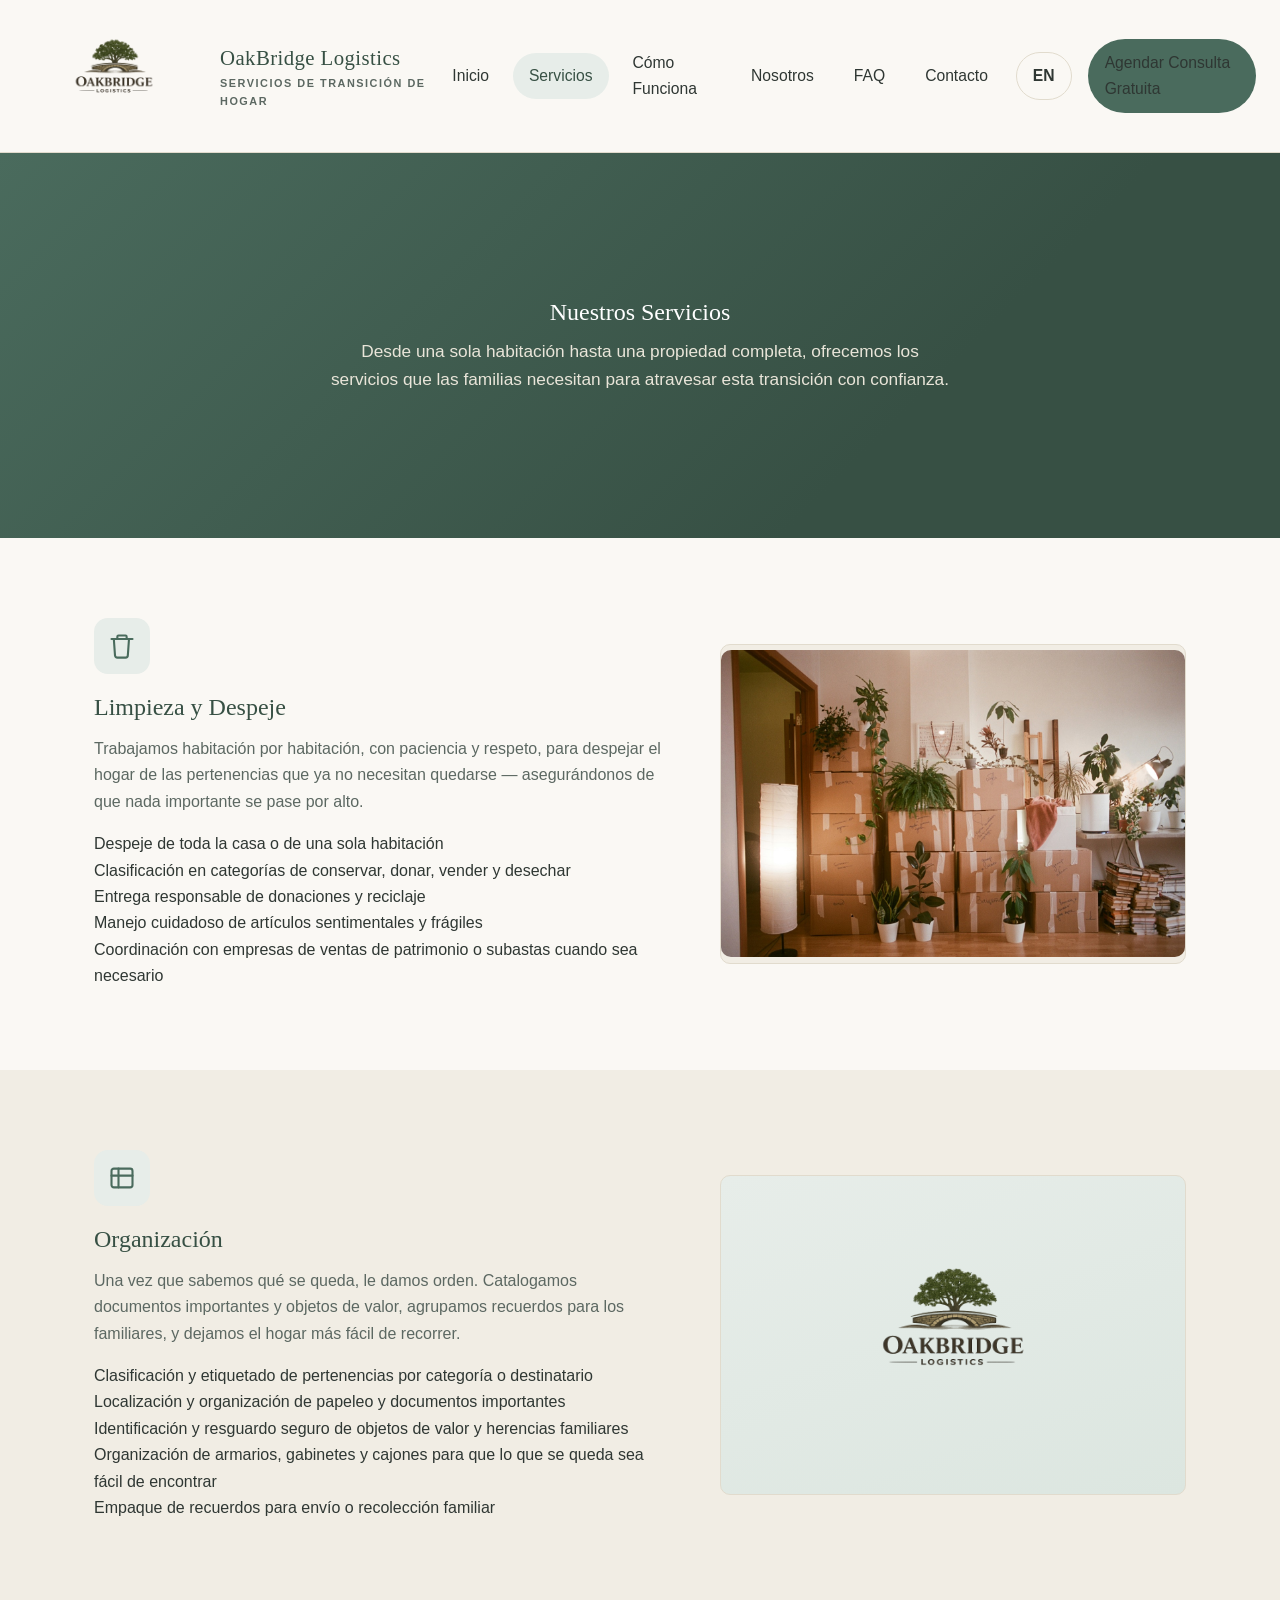
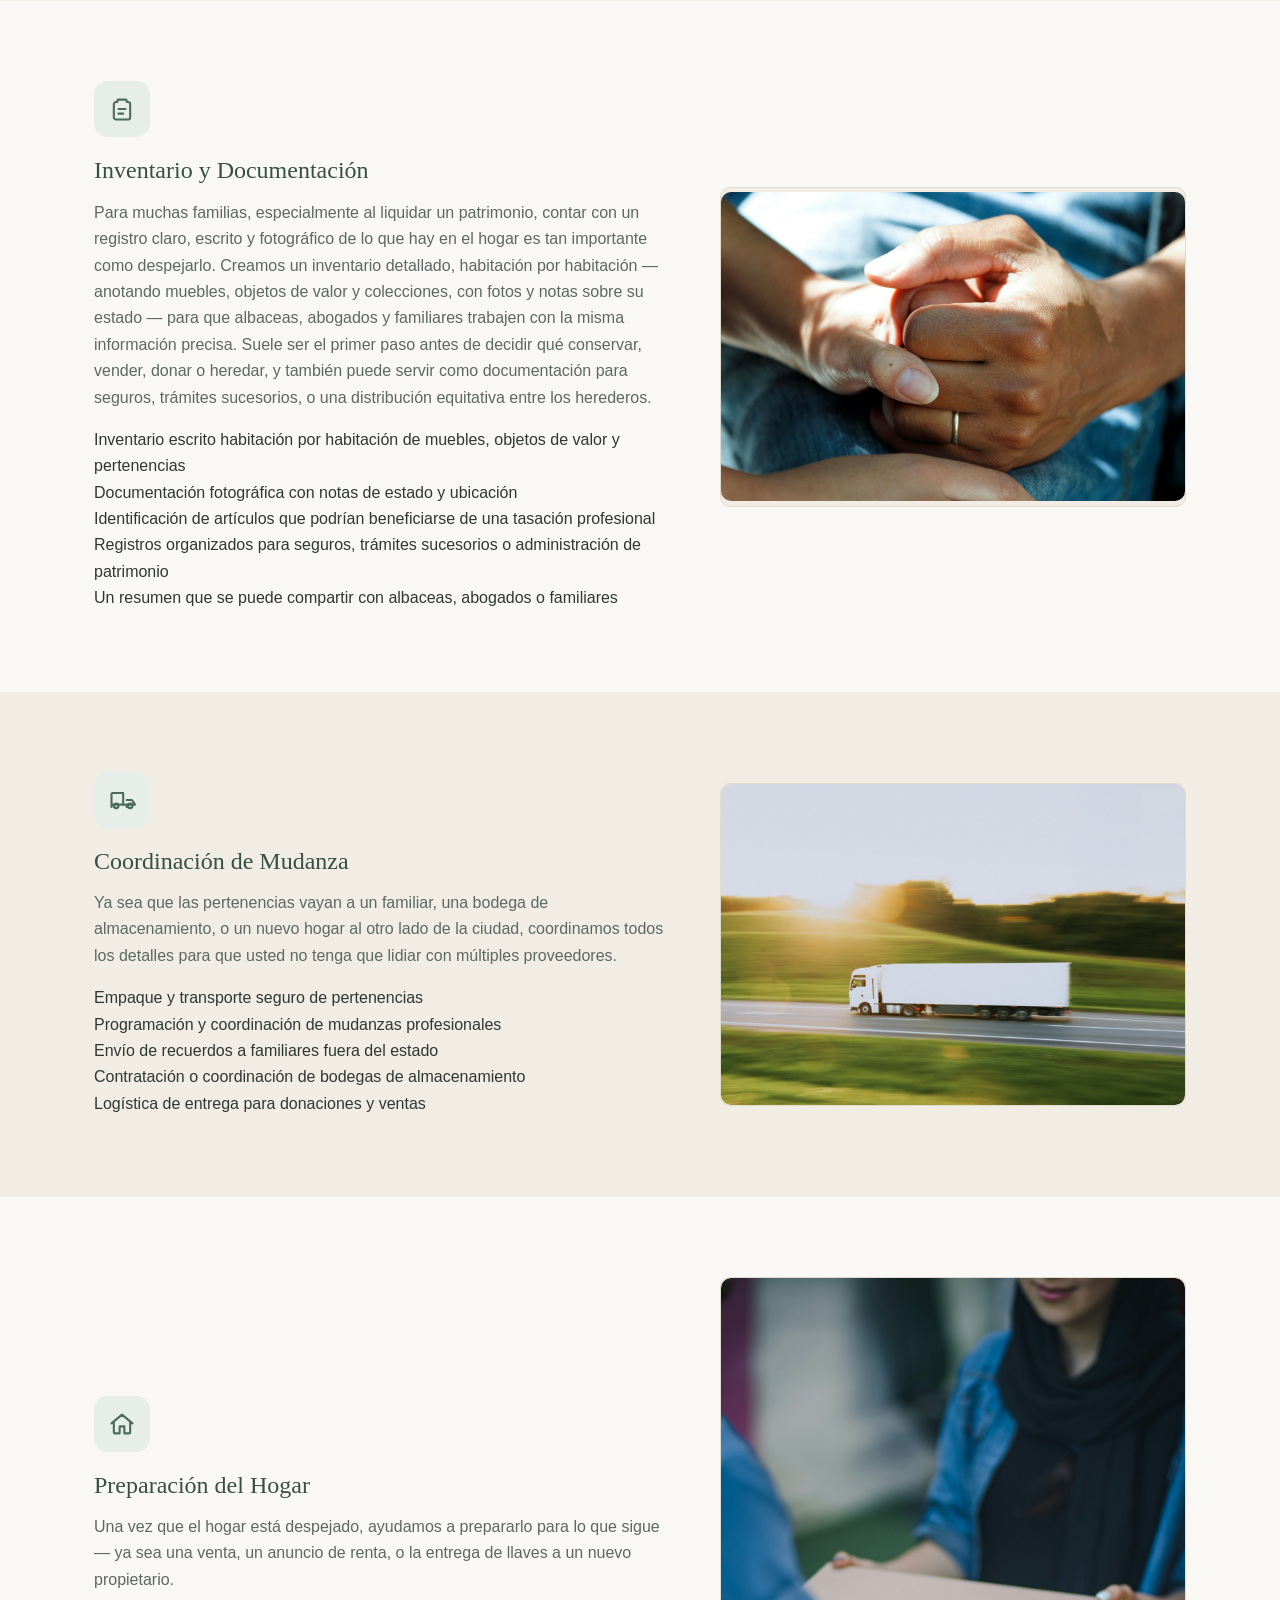
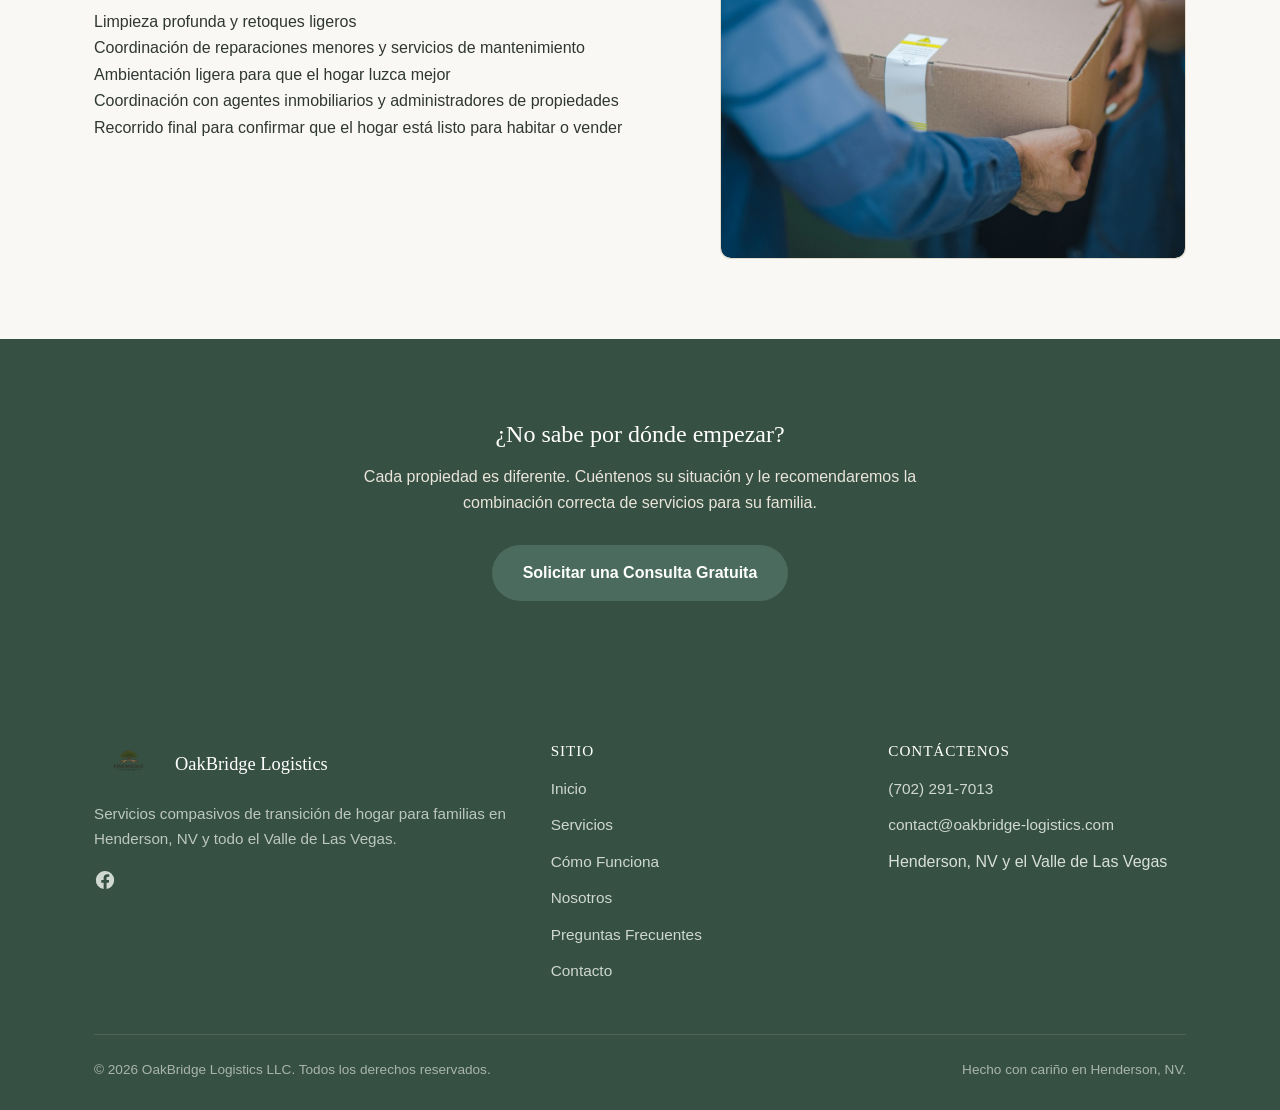
<file: es/servicios.html>
<!DOCTYPE html>
<html lang="es">
<head>
<meta charset="UTF-8">
<meta name="viewport" content="width=device-width, initial-scale=1.0">
<title>Servicios | OakBridge Logistics</title>
<meta name="description" content="Limpieza y despeje, organización, inventario y documentación, coordinación de mudanza y preparación del hogar — OakBridge Logistics ofrece servicios integrales de transición de hogar en Henderson, NV.">
<link rel="icon" type="image/png" href="../images/favicon-32.png">
<link rel="apple-touch-icon" href="../images/favicon-180.png">
<link rel="stylesheet" href="../css/style.css">
<link rel="alternate" hreflang="en" href="https://oakbridge-logistics.com/services.html">
<link rel="alternate" hreflang="es" href="https://oakbridge-logistics.com/es/servicios.html">
<link rel="alternate" hreflang="x-default" href="https://oakbridge-logistics.com/services.html">
</head>
<body>

<header class="site-header">
  <div class="container">
    <a class="brand" href="index.html">
      <img src="../images/logo.png" alt="Logotipo de OakBridge Logistics">
      <span class="brand-name">OakBridge Logistics<small>SERVICIOS DE TRANSICIÓN DE HOGAR</small></span>
    </a>
    <button class="nav-toggle" aria-label="Alternar menú de navegación" aria-expanded="false">
      <span></span><span></span><span></span>
    </button>
    <nav class="main-nav">
      <ul>
        <li><a href="index.html">Inicio</a></li>
        <li><a href="servicios.html" aria-current="page">Servicios</a></li>
        <li><a href="como-funciona.html">Cómo Funciona</a></li>
        <li><a href="sobre-nosotros.html">Nosotros</a></li>
        <li><a href="preguntas-frecuentes.html">FAQ</a></li>
        <li><a href="contacto.html">Contacto</a></li>
        <li><a class="lang-switch" href="../services.html" aria-label="View this page in English">EN</a></li>
        <li><a class="btn btn-primary" href="contacto.html">Agendar Consulta Gratuita</a></li>
      </ul>
    </nav>
  </div>
</header>

<main>

  <section class="page-hero">
    <div class="container">
      <h1>Nuestros Servicios</h1>
      <p>Desde una sola habitación hasta una propiedad completa, ofrecemos los servicios que las familias necesitan para atravesar esta transición con confianza.</p>
    </div>
  </section>

  <!-- Clearing & Decluttering -->
  <section>
    <div class="container">
      <div class="two-col">
        <div class="motif-panel photo" style="order: 2;">
          <img src="../images/photos/moving-boxes-home.jpg" alt="Cajas de mudanza apiladas en un hogar, listas para clasificar" loading="lazy">
        </div>
        <div style="order: 1;">
          <div class="icon-badge">
            <svg viewBox="0 0 24 24" fill="none" stroke="currentColor" stroke-width="1.8" stroke-linecap="round" stroke-linejoin="round"><path d="M3 6h18M8 6V4a1 1 0 0 1 1-1h6a1 1 0 0 1 1 1v2m2 0-1 14a2 2 0 0 1-2 2H8a2 2 0 0 1-2-2L5 6"/></svg>
          </div>
          <h2>Limpieza y Despeje</h2>
          <p style="color: var(--color-text-muted);">Trabajamos habitación por habitación, con paciencia y respeto, para despejar el hogar de las pertenencias que ya no necesitan quedarse — asegurándonos de que nada importante se pase por alto.</p>
          <ul class="detail-list">
            <li>Despeje de toda la casa o de una sola habitación</li>
            <li>Clasificación en categorías de conservar, donar, vender y desechar</li>
            <li>Entrega responsable de donaciones y reciclaje</li>
            <li>Manejo cuidadoso de artículos sentimentales y frágiles</li>
            <li>Coordinación con empresas de ventas de patrimonio o subastas cuando sea necesario</li>
          </ul>
        </div>
      </div>
    </div>
  </section>

  <!-- Organizing -->
  <section class="section-alt">
    <div class="container">
      <div class="two-col">
        <div>
          <div class="icon-badge">
            <svg viewBox="0 0 24 24" fill="none" stroke="currentColor" stroke-width="1.8" stroke-linecap="round" stroke-linejoin="round"><rect x="3" y="4" width="18" height="16" rx="2"/><path d="M3 10h18M9 4v16"/></svg>
          </div>
          <h2>Organización</h2>
          <p style="color: var(--color-text-muted);">Una vez que sabemos qué se queda, le damos orden. Catalogamos documentos importantes y objetos de valor, agrupamos recuerdos para los familiares, y dejamos el hogar más fácil de recorrer.</p>
          <ul class="detail-list">
            <li>Clasificación y etiquetado de pertenencias por categoría o destinatario</li>
            <li>Localización y organización de papeleo y documentos importantes</li>
            <li>Identificación y resguardo seguro de objetos de valor y herencias familiares</li>
            <li>Organización de armarios, gabinetes y cajones para que lo que se queda sea fácil de encontrar</li>
            <li>Empaque de recuerdos para envío o recolección familiar</li>
          </ul>
        </div>
        <div class="motif-panel">
          <img src="../images/logo.png" alt="OakBridge Logistics — símbolo del árbol y el puente">
        </div>
      </div>
    </div>
  </section>

  <!-- Inventory & Documentation -->
  <section>
    <div class="container">
      <div class="two-col">
        <div class="motif-panel photo" style="order: 2;">
          <img src="../images/photos/comforting-hands.jpg" alt="Dos manos entrelazadas en un gesto de apoyo" loading="lazy">
        </div>
        <div style="order: 1;">
          <div class="icon-badge">
            <svg viewBox="0 0 24 24" fill="none" stroke="currentColor" stroke-width="1.8" stroke-linecap="round" stroke-linejoin="round"><path d="M9 4h6a1 1 0 0 1 1 1v1h1a2 2 0 0 1 2 2v11a2 2 0 0 1-2 2H7a2 2 0 0 1-2-2V8a2 2 0 0 1 2-2h1V5a1 1 0 0 1 1-1Z"/><path d="M9 12h6M9 16h4"/></svg>
          </div>
          <h2>Inventario y Documentación</h2>
          <p style="color: var(--color-text-muted);">Para muchas familias, especialmente al liquidar un patrimonio, contar con un registro claro, escrito y fotográfico de lo que hay en el hogar es tan importante como despejarlo. Creamos un inventario detallado, habitación por habitación — anotando muebles, objetos de valor y colecciones, con fotos y notas sobre su estado — para que albaceas, abogados y familiares trabajen con la misma información precisa. Suele ser el primer paso antes de decidir qué conservar, vender, donar o heredar, y también puede servir como documentación para seguros, trámites sucesorios, o una distribución equitativa entre los herederos.</p>
          <ul class="detail-list">
            <li>Inventario escrito habitación por habitación de muebles, objetos de valor y pertenencias</li>
            <li>Documentación fotográfica con notas de estado y ubicación</li>
            <li>Identificación de artículos que podrían beneficiarse de una tasación profesional</li>
            <li>Registros organizados para seguros, trámites sucesorios o administración de patrimonio</li>
            <li>Un resumen que se puede compartir con albaceas, abogados o familiares</li>
          </ul>
        </div>
      </div>
    </div>
  </section>

  <!-- Relocation Coordination -->
  <section class="section-alt">
    <div class="container">
      <div class="two-col">
        <div class="motif-panel photo" style="order: 2;">
          <img src="../images/photos/moving-truck-highway.jpg" alt="Un camión de mudanza en la carretera durante la hora dorada" loading="lazy">
        </div>
        <div style="order: 1;">
          <div class="icon-badge">
            <svg viewBox="0 0 24 24" fill="none" stroke="currentColor" stroke-width="1.8" stroke-linecap="round" stroke-linejoin="round"><path d="M3 16V7a1 1 0 0 1 1-1h9v10M3 16h13M3 16v2m13-2v2m0-6h4.5l2.5 3.5V16h-7M7 19a2 2 0 1 0 0-4 2 2 0 0 0 0 4Zm12 0a2 2 0 1 0 0-4 2 2 0 0 0 0 4Z"/></svg>
          </div>
          <h2>Coordinación de Mudanza</h2>
          <p style="color: var(--color-text-muted);">Ya sea que las pertenencias vayan a un familiar, una bodega de almacenamiento, o un nuevo hogar al otro lado de la ciudad, coordinamos todos los detalles para que usted no tenga que lidiar con múltiples proveedores.</p>
          <ul class="detail-list">
            <li>Empaque y transporte seguro de pertenencias</li>
            <li>Programación y coordinación de mudanzas profesionales</li>
            <li>Envío de recuerdos a familiares fuera del estado</li>
            <li>Contratación o coordinación de bodegas de almacenamiento</li>
            <li>Logística de entrega para donaciones y ventas</li>
          </ul>
        </div>
      </div>
    </div>
  </section>

  <!-- Home Preparation -->
  <section>
    <div class="container">
      <div class="two-col">
        <div>
          <div class="icon-badge">
            <svg viewBox="0 0 24 24" fill="none" stroke="currentColor" stroke-width="1.8" stroke-linecap="round" stroke-linejoin="round"><path d="M3 11.5 12 4l9 7.5M5 10v9a1 1 0 0 0 1 1h4v-6h4v6h4a1 1 0 0 0 1-1v-9"/></svg>
          </div>
          <h2>Preparación del Hogar</h2>
          <p style="color: var(--color-text-muted);">Una vez que el hogar está despejado, ayudamos a prepararlo para lo que sigue — ya sea una venta, un anuncio de renta, o la entrega de llaves a un nuevo propietario.</p>
          <ul class="detail-list">
            <li>Limpieza profunda y retoques ligeros</li>
            <li>Coordinación de reparaciones menores y servicios de mantenimiento</li>
            <li>Ambientación ligera para que el hogar luzca mejor</li>
            <li>Coordinación con agentes inmobiliarios y administradores de propiedades</li>
            <li>Recorrido final para confirmar que el hogar está listo para habitar o vender</li>
          </ul>
        </div>
        <div class="motif-panel photo">
          <img src="../images/photos/handoff-box.jpg" alt="Una caja siendo entregada de una persona a otra" loading="lazy">
        </div>
      </div>
    </div>
  </section>

  <!-- CTA -->
  <section class="cta-band">
    <div class="container">
      <h2>¿No sabe por dónde empezar?</h2>
      <p>Cada propiedad es diferente. Cuéntenos su situación y le recomendaremos la combinación correcta de servicios para su familia.</p>
      <a href="contacto.html" class="btn btn-primary">Solicitar una Consulta Gratuita</a>
    </div>
  </section>

</main>

<footer class="site-footer">
  <div class="container">
    <div class="footer-grid">
      <div>
        <div class="footer-brand">
          <img src="../images/logo.png" alt="Logotipo de OakBridge Logistics">
          <span>OakBridge Logistics</span>
        </div>
        <p>Servicios compasivos de transición de hogar para familias en Henderson, NV y todo el Valle de Las Vegas.</p>
        <div class="footer-social">
          <a href="https://www.facebook.com/profile.php?id=61592621438912" target="_blank" rel="noopener noreferrer" aria-label="OakBridge Logistics en Facebook">
            <svg viewBox="0 0 24 24" fill="currentColor"><path d="M22 12a10 10 0 1 0-11.5 9.95v-7.04H7.9V12h2.6V9.8c0-2.57 1.53-4 3.87-4 1.12 0 2.3.2 2.3.2v2.53h-1.3c-1.28 0-1.68.8-1.68 1.61V12h2.86l-.46 2.91h-2.4v7.04A10 10 0 0 0 22 12Z"/></svg>
          </a>
        </div>
      </div>
      <div>
        <h4>Sitio</h4>
        <ul>
          <li><a href="index.html">Inicio</a></li>
          <li><a href="servicios.html">Servicios</a></li>
          <li><a href="como-funciona.html">Cómo Funciona</a></li>
          <li><a href="sobre-nosotros.html">Nosotros</a></li>
          <li><a href="preguntas-frecuentes.html">Preguntas Frecuentes</a></li>
          <li><a href="contacto.html">Contacto</a></li>
        </ul>
      </div>
      <div>
        <h4>Contáctenos</h4>
        <ul>
          <li><a href="tel:+17022917013">(702) 291-7013</a></li>
          <li><a href="mailto:contact@oakbridge-logistics.com">contact@oakbridge-logistics.com</a></li>
          <li>Henderson, NV y el Valle de Las Vegas</li>
        </ul>
      </div>
    </div>
    <div class="footer-bottom">
      <span>&copy; <span id="year"></span> OakBridge Logistics LLC. Todos los derechos reservados.</span>
      <span>Hecho con cariño en Henderson, NV.</span>
    </div>
  </div>
</footer>

<script src="../js/main.js"></script>
</body>
</html>
</file>
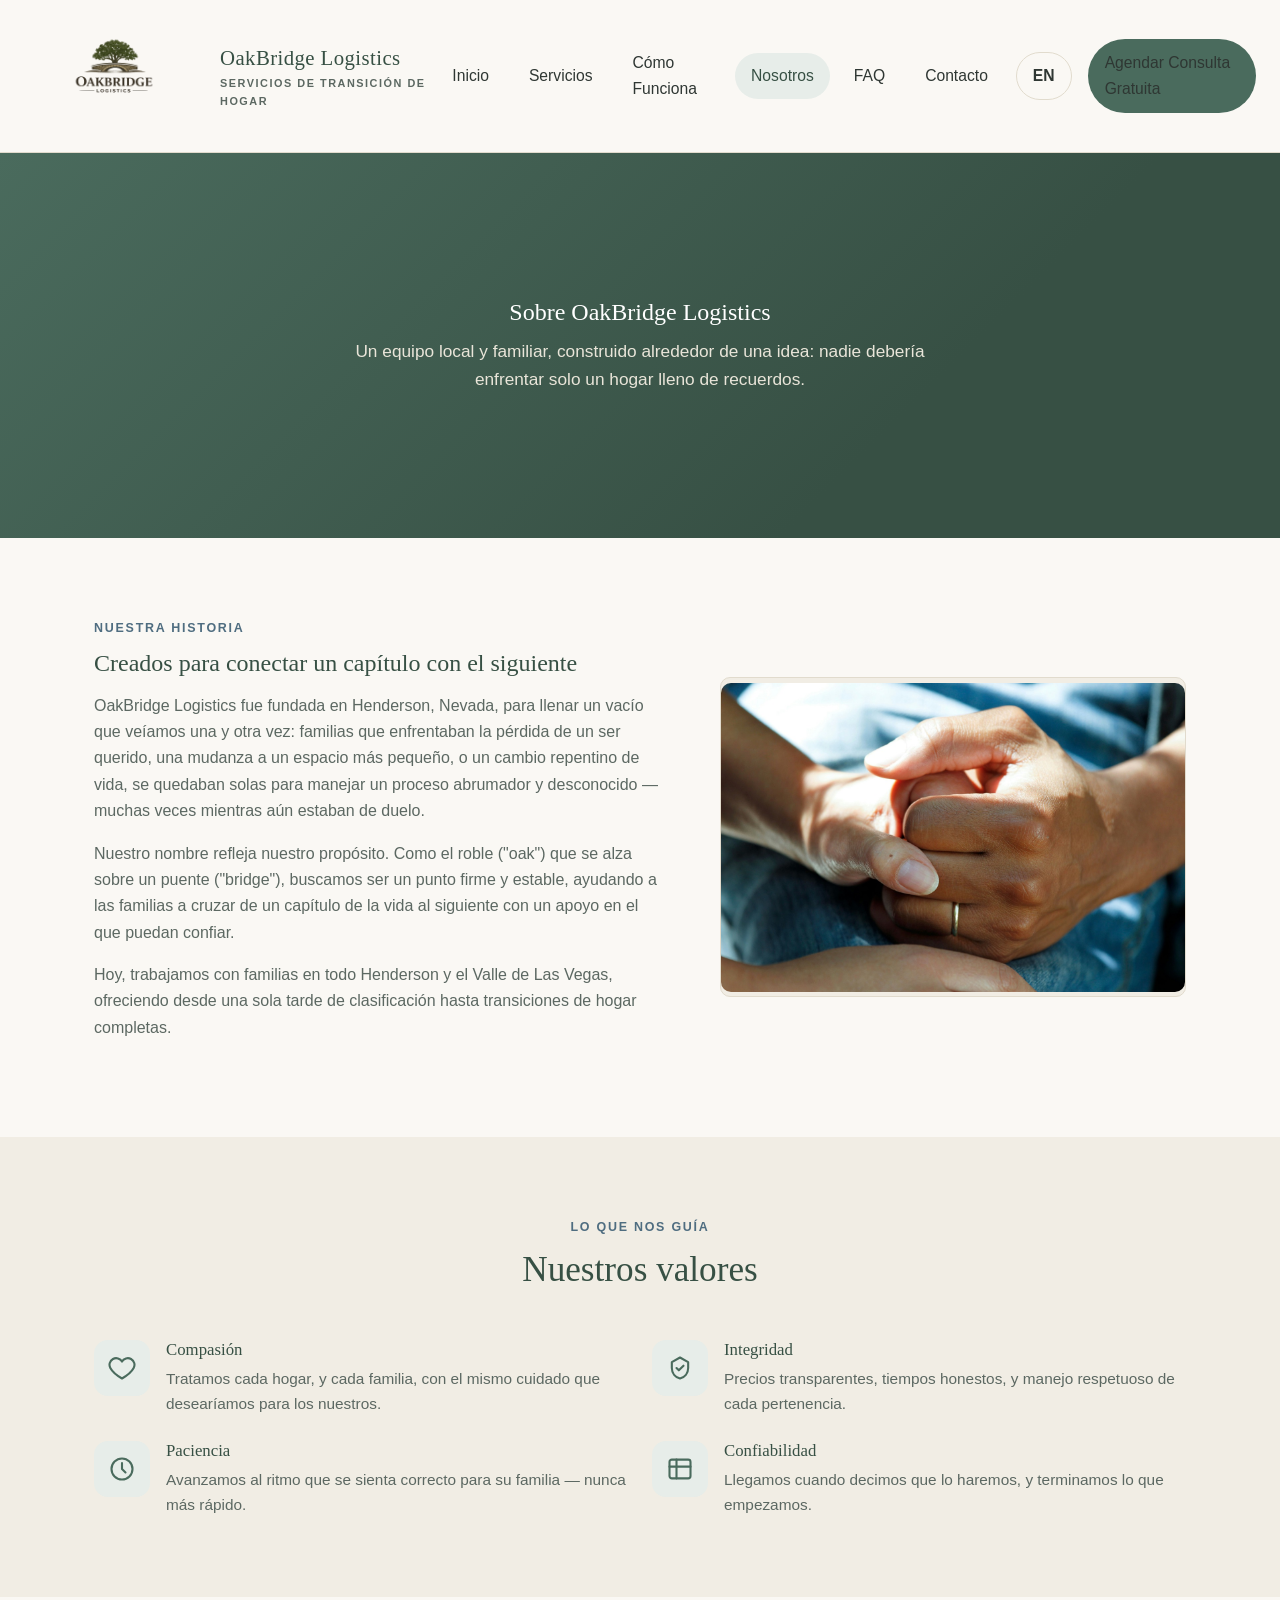
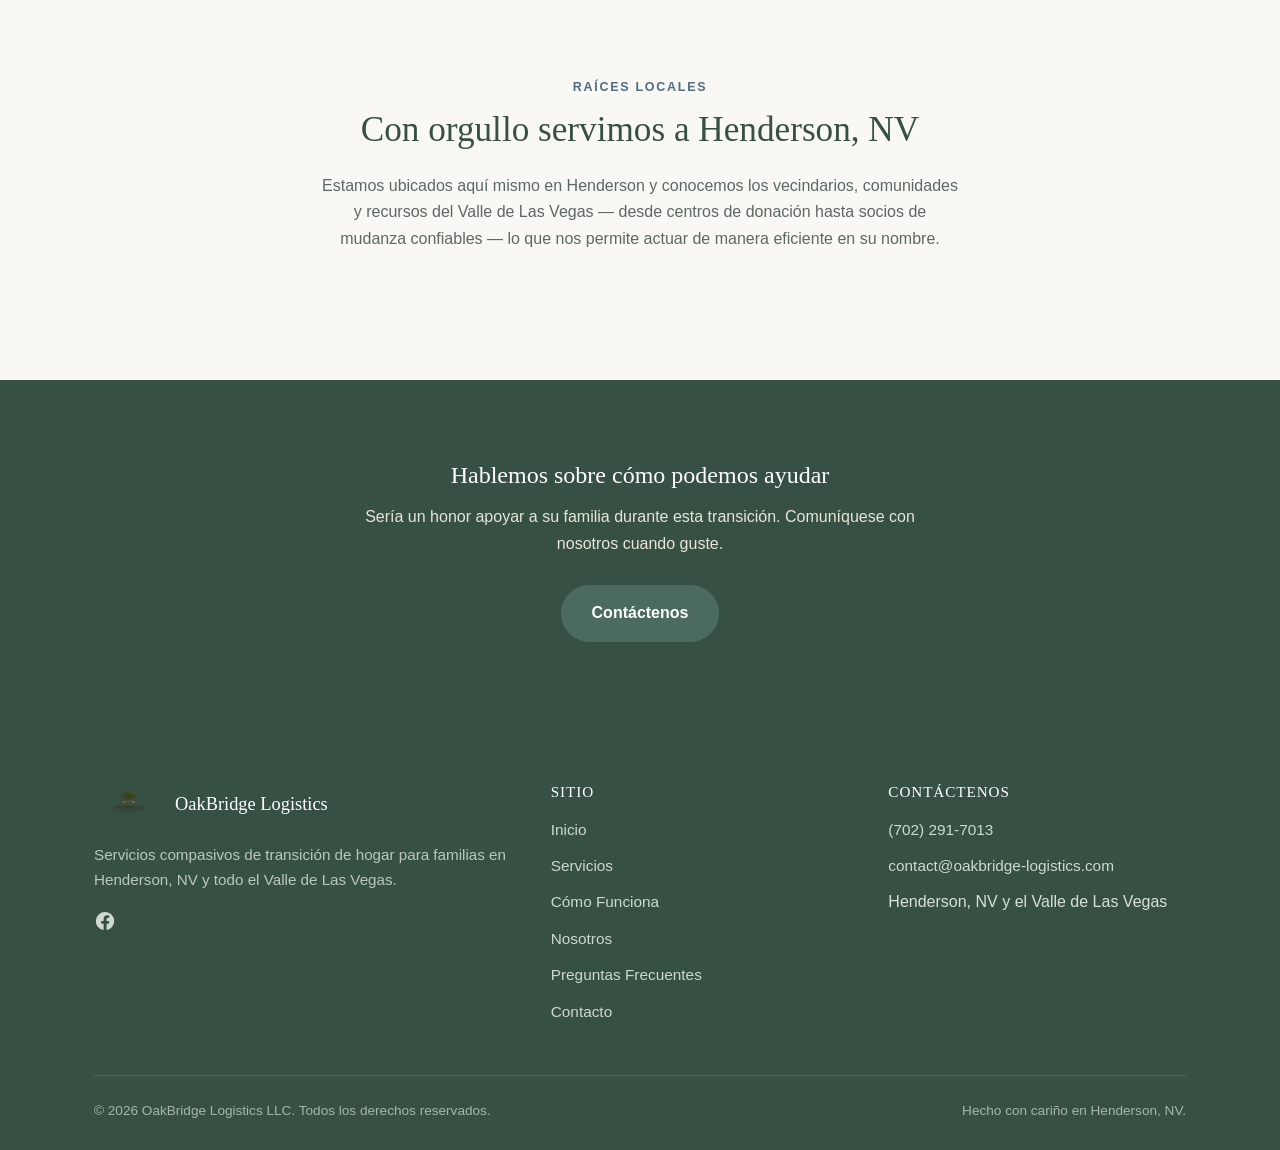
<file: es/sobre-nosotros.html>
<!DOCTYPE html>
<html lang="es">
<head>
<meta charset="UTF-8">
<meta name="viewport" content="width=device-width, initial-scale=1.0">
<title>Nosotros | OakBridge Logistics</title>
<meta name="description" content="OakBridge Logistics es una empresa de transición de hogar con sede en Henderson, NV, que ayuda a familias a atravesar pérdidas y grandes cambios de vida con cuidado y profesionalismo.">
<link rel="icon" type="image/png" href="../images/favicon-32.png">
<link rel="apple-touch-icon" href="../images/favicon-180.png">
<link rel="stylesheet" href="../css/style.css">
<link rel="alternate" hreflang="en" href="https://oakbridge-logistics.com/about.html">
<link rel="alternate" hreflang="es" href="https://oakbridge-logistics.com/es/sobre-nosotros.html">
<link rel="alternate" hreflang="x-default" href="https://oakbridge-logistics.com/about.html">
</head>
<body>

<header class="site-header">
  <div class="container">
    <a class="brand" href="index.html">
      <img src="../images/logo.png" alt="Logotipo de OakBridge Logistics">
      <span class="brand-name">OakBridge Logistics<small>SERVICIOS DE TRANSICIÓN DE HOGAR</small></span>
    </a>
    <button class="nav-toggle" aria-label="Alternar menú de navegación" aria-expanded="false">
      <span></span><span></span><span></span>
    </button>
    <nav class="main-nav">
      <ul>
        <li><a href="index.html">Inicio</a></li>
        <li><a href="servicios.html">Servicios</a></li>
        <li><a href="como-funciona.html">Cómo Funciona</a></li>
        <li><a href="sobre-nosotros.html" aria-current="page">Nosotros</a></li>
        <li><a href="preguntas-frecuentes.html">FAQ</a></li>
        <li><a href="contacto.html">Contacto</a></li>
        <li><a class="lang-switch" href="../about.html" aria-label="View this page in English">EN</a></li>
        <li><a class="btn btn-primary" href="contacto.html">Agendar Consulta Gratuita</a></li>
      </ul>
    </nav>
  </div>
</header>

<main>

  <section class="page-hero">
    <div class="container">
      <h1>Sobre OakBridge Logistics</h1>
      <p>Un equipo local y familiar, construido alrededor de una idea: nadie debería enfrentar solo un hogar lleno de recuerdos.</p>
    </div>
  </section>

  <section>
    <div class="container">
      <div class="two-col">
        <div>
          <span class="eyebrow" style="display:block; font-size:0.78rem; letter-spacing:0.14em; text-transform:uppercase; color: var(--color-accent-dark); font-weight:700; margin-bottom:10px;">Nuestra Historia</span>
          <h2>Creados para conectar un capítulo con el siguiente</h2>
          <p style="color: var(--color-text-muted);">OakBridge Logistics fue fundada en Henderson, Nevada, para llenar un vacío que veíamos una y otra vez: familias que enfrentaban la pérdida de un ser querido, una mudanza a un espacio más pequeño, o un cambio repentino de vida, se quedaban solas para manejar un proceso abrumador y desconocido — muchas veces mientras aún estaban de duelo.</p>
          <p style="color: var(--color-text-muted);">Nuestro nombre refleja nuestro propósito. Como el roble ("oak") que se alza sobre un puente ("bridge"), buscamos ser un punto firme y estable, ayudando a las familias a cruzar de un capítulo de la vida al siguiente con un apoyo en el que puedan confiar.</p>
          <p style="color: var(--color-text-muted);">Hoy, trabajamos con familias en todo Henderson y el Valle de Las Vegas, ofreciendo desde una sola tarde de clasificación hasta transiciones de hogar completas.</p>
        </div>
        <div class="motif-panel photo">
          <img src="../images/photos/comforting-hands.jpg" alt="Dos personas tomadas de la mano, ofreciendo consuelo" loading="lazy">
        </div>
      </div>
    </div>
  </section>

  <section class="section-alt">
    <div class="container">
      <div class="section-head">
        <span class="eyebrow">Lo Que Nos Guía</span>
        <h2>Nuestros valores</h2>
      </div>
      <div class="value-list">
        <div class="value-item">
          <div class="icon-badge">
            <svg viewBox="0 0 24 24" fill="none" stroke="currentColor" stroke-width="1.8" stroke-linecap="round" stroke-linejoin="round"><path d="M12 21s-7.5-4.35-10-9A5.5 5.5 0 0 1 12 6.5 5.5 5.5 0 0 1 22 12c-2.5 4.65-10 9-10 9Z"/></svg>
          </div>
          <div>
            <h3>Compasión</h3>
            <p>Tratamos cada hogar, y cada familia, con el mismo cuidado que desearíamos para los nuestros.</p>
          </div>
        </div>
        <div class="value-item">
          <div class="icon-badge">
            <svg viewBox="0 0 24 24" fill="none" stroke="currentColor" stroke-width="1.8" stroke-linecap="round" stroke-linejoin="round"><path d="m9 12 2 2 4-4M12 3l7 4v5c0 4.5-3 8-7 9-4-1-7-4.5-7-9V7l7-4Z"/></svg>
          </div>
          <div>
            <h3>Integridad</h3>
            <p>Precios transparentes, tiempos honestos, y manejo respetuoso de cada pertenencia.</p>
          </div>
        </div>
        <div class="value-item">
          <div class="icon-badge">
            <svg viewBox="0 0 24 24" fill="none" stroke="currentColor" stroke-width="1.8" stroke-linecap="round" stroke-linejoin="round"><circle cx="12" cy="12" r="9"/><path d="M12 7v5l3 3"/></svg>
          </div>
          <div>
            <h3>Paciencia</h3>
            <p>Avanzamos al ritmo que se sienta correcto para su familia — nunca más rápido.</p>
          </div>
        </div>
        <div class="value-item">
          <div class="icon-badge">
            <svg viewBox="0 0 24 24" fill="none" stroke="currentColor" stroke-width="1.8" stroke-linecap="round" stroke-linejoin="round"><rect x="3" y="4" width="18" height="16" rx="2"/><path d="M3 10h18M9 4v16"/></svg>
          </div>
          <div>
            <h3>Confiabilidad</h3>
            <p>Llegamos cuando decimos que lo haremos, y terminamos lo que empezamos.</p>
          </div>
        </div>
      </div>
    </div>
  </section>

  <section>
    <div class="container">
      <div class="section-head">
        <span class="eyebrow">Raíces Locales</span>
        <h2>Con orgullo servimos a Henderson, NV</h2>
        <p style="max-width: 640px; margin: 0 auto;">Estamos ubicados aquí mismo en Henderson y conocemos los vecindarios, comunidades y recursos del Valle de Las Vegas — desde centros de donación hasta socios de mudanza confiables — lo que nos permite actuar de manera eficiente en su nombre.</p>
      </div>
    </div>
  </section>

  <section class="cta-band">
    <div class="container">
      <h2>Hablemos sobre cómo podemos ayudar</h2>
      <p>Sería un honor apoyar a su familia durante esta transición. Comuníquese con nosotros cuando guste.</p>
      <a href="contacto.html" class="btn btn-primary">Contáctenos</a>
    </div>
  </section>

</main>

<footer class="site-footer">
  <div class="container">
    <div class="footer-grid">
      <div>
        <div class="footer-brand">
          <img src="../images/logo.png" alt="Logotipo de OakBridge Logistics">
          <span>OakBridge Logistics</span>
        </div>
        <p>Servicios compasivos de transición de hogar para familias en Henderson, NV y todo el Valle de Las Vegas.</p>
        <div class="footer-social">
          <a href="https://www.facebook.com/profile.php?id=61592621438912" target="_blank" rel="noopener noreferrer" aria-label="OakBridge Logistics en Facebook">
            <svg viewBox="0 0 24 24" fill="currentColor"><path d="M22 12a10 10 0 1 0-11.5 9.95v-7.04H7.9V12h2.6V9.8c0-2.57 1.53-4 3.87-4 1.12 0 2.3.2 2.3.2v2.53h-1.3c-1.28 0-1.68.8-1.68 1.61V12h2.86l-.46 2.91h-2.4v7.04A10 10 0 0 0 22 12Z"/></svg>
          </a>
        </div>
      </div>
      <div>
        <h4>Sitio</h4>
        <ul>
          <li><a href="index.html">Inicio</a></li>
          <li><a href="servicios.html">Servicios</a></li>
          <li><a href="como-funciona.html">Cómo Funciona</a></li>
          <li><a href="sobre-nosotros.html">Nosotros</a></li>
          <li><a href="preguntas-frecuentes.html">Preguntas Frecuentes</a></li>
          <li><a href="contacto.html">Contacto</a></li>
        </ul>
      </div>
      <div>
        <h4>Contáctenos</h4>
        <ul>
          <li><a href="tel:+17022917013">(702) 291-7013</a></li>
          <li><a href="mailto:contact@oakbridge-logistics.com">contact@oakbridge-logistics.com</a></li>
          <li>Henderson, NV y el Valle de Las Vegas</li>
        </ul>
      </div>
    </div>
    <div class="footer-bottom">
      <span>&copy; <span id="year"></span> OakBridge Logistics LLC. Todos los derechos reservados.</span>
      <span>Hecho con cariño en Henderson, NV.</span>
    </div>
  </div>
</footer>

<script src="../js/main.js"></script>
</body>
</html>
</file>
<file: css/style.css>
/* ==========================================================================
   OakBridge Logistics — stylesheet
   ========================================================================== */

:root {
  /* Palette — calm, warm, trustworthy: sage green, soft blue, cream neutrals */
  --color-primary: #4a6b5d;        /* deep sage green (from logo tree) */
  --color-primary-dark: #375044;
  --color-primary-light: #e7ede9;
  --color-accent: #6f8fa3;         /* soft slate blue */
  --color-accent-dark: #4f6d80;
  --color-gold: #b58a4a;           /* warm bridge-stone accent, used sparingly */

  --color-bg: #faf8f4;             /* warm cream */
  --color-bg-alt: #f1ede4;         /* deeper cream for section contrast */
  --color-surface: #ffffff;

  --color-text: #2f3733;           /* soft near-black, warm undertone */
  --color-text-muted: #5c6862;
  --color-border: #e1dbcd;

  --font-heading: Georgia, 'Times New Roman', serif;
  --font-body: -apple-system, BlinkMacSystemFont, 'Segoe UI', Helvetica, Arial, sans-serif;

  --radius: 10px;
  --shadow-sm: 0 1px 3px rgba(47, 55, 51, 0.08);
  --shadow-md: 0 6px 24px rgba(47, 55, 51, 0.10);
  --container-width: 1140px;
}

/* ---- Reset ---- */
* { box-sizing: border-box; }
html { scroll-behavior: smooth; }
body {
  margin: 0;
  font-family: var(--font-body);
  color: var(--color-text);
  background: var(--color-bg);
  line-height: 1.65;
  -webkit-font-smoothing: antialiased;
}
img { max-width: 100%; display: block; }
a { color: inherit; text-decoration: none; }
ul { list-style: none; margin: 0; padding: 0; }
h1, h2, h3, h4 {
  font-family: var(--font-heading);
  color: var(--color-primary-dark);
  line-height: 1.25;
  margin: 0 0 0.6em;
  font-weight: normal;
}
p { margin: 0 0 1em; }
.container {
  width: 100%;
  max-width: var(--container-width);
  margin: 0 auto;
  padding: 0 24px;
}

/* ---- Buttons ---- */
.btn {
  display: inline-block;
  padding: 14px 30px;
  border-radius: 999px;
  font-size: 1rem;
  font-weight: 600;
  border: 1px solid transparent;
  cursor: pointer;
  transition: background 0.2s ease, color 0.2s ease, border-color 0.2s ease, transform 0.15s ease;
}
.btn:hover { transform: translateY(-1px); }
.btn-primary {
  background: var(--color-primary);
  color: #fff;
}
.btn-primary:hover { background: var(--color-primary-dark); }
.btn-outline {
  background: transparent;
  border-color: rgba(255, 255, 255, 0.7);
  color: inherit;
}
.btn-outline:hover { background: rgba(255, 255, 255, 0.15); }
.btn-secondary {
  background: var(--color-surface);
  border-color: var(--color-border);
  color: var(--color-primary-dark);
}
.btn-secondary:hover { border-color: var(--color-primary); }

/* ---- Header ---- */
.site-header {
  position: sticky;
  top: 0;
  z-index: 100;
  background: rgba(250, 248, 244, 0.95);
  backdrop-filter: saturate(180%) blur(8px);
  border-bottom: 1px solid var(--color-border);
}
.site-header .container {
  display: flex;
  align-items: center;
  justify-content: space-between;
  min-height: 152px;
  max-width: 1320px;
}
.brand {
  display: flex;
  align-items: center;
  gap: 16px;
}
.brand img {
  height: 120px;
  width: auto;
}
.brand-name {
  font-family: var(--font-heading);
  font-size: 1.3rem;
  color: var(--color-primary-dark);
  letter-spacing: 0.02em;
}
.brand-name small {
  display: block;
  font-family: var(--font-body);
  font-size: 0.68rem;
  letter-spacing: 0.14em;
  color: var(--color-text-muted);
  font-weight: 600;
}

.main-nav ul {
  display: flex;
  gap: 8px;
  align-items: center;
}
.main-nav a {
  display: inline-block;
  padding: 10px 16px;
  border-radius: 999px;
  font-size: 0.98rem;
  font-weight: 500;
  color: var(--color-text);
  transition: background 0.2s ease, color 0.2s ease;
}
.main-nav a:hover,
.main-nav a[aria-current="page"] {
  background: var(--color-primary-light);
  color: var(--color-primary-dark);
}
.main-nav .btn { margin-left: 8px; }

.lang-switch {
  border: 1px solid var(--color-border) !important;
  font-weight: 700 !important;
  margin-left: 4px;
}
.lang-switch:hover {
  border-color: var(--color-primary) !important;
}

.nav-toggle {
  display: none;
  flex-direction: column;
  justify-content: center;
  gap: 5px;
  width: 44px;
  height: 44px;
  border: 1px solid var(--color-border);
  border-radius: 8px;
  background: var(--color-surface);
  cursor: pointer;
}
.nav-toggle span {
  display: block;
  height: 2px;
  width: 22px;
  margin: 0 auto;
  background: var(--color-primary-dark);
  transition: transform 0.2s ease, opacity 0.2s ease;
}
.nav-toggle[aria-expanded="true"] span:nth-child(1) { transform: translateY(7px) rotate(45deg); }
.nav-toggle[aria-expanded="true"] span:nth-child(2) { opacity: 0; }
.nav-toggle[aria-expanded="true"] span:nth-child(3) { transform: translateY(-7px) rotate(-45deg); }

/* ---- Hero ---- */
.hero {
  position: relative;
  background: linear-gradient(135deg, var(--color-primary) 0%, var(--color-primary-dark) 65%);
  color: #fdfcf9;
  overflow: hidden;
}
.hero::before {
  content: "";
  position: absolute;
  inset: 0;
  background-image:
    radial-gradient(circle at 85% 15%, rgba(255,255,255,0.10), transparent 45%),
    radial-gradient(circle at 10% 90%, rgba(255,255,255,0.08), transparent 40%);
  pointer-events: none;
}
.hero .container {
  position: relative;
  padding-top: 88px;
  padding-bottom: 88px;
}
.hero-inner {
  max-width: 680px;
}
.hero-eyebrow {
  display: inline-flex;
  align-items: center;
  gap: 8px;
  font-size: 0.8rem;
  letter-spacing: 0.14em;
  text-transform: uppercase;
  color: #e4ded0;
  margin-bottom: 18px;
  font-weight: 600;
}
.hero-eyebrow::before {
  content: "";
  width: 28px;
  height: 1px;
  background: #e4ded0;
  display: inline-block;
}
.hero h1 {
  color: #fff;
  font-size: clamp(2.1rem, 4.4vw, 3.2rem);
  margin-bottom: 0.5em;
}
.hero p.lead {
  font-size: 1.15rem;
  color: #e9e5d9;
  max-width: 560px;
}
.hero-actions {
  display: flex;
  flex-wrap: wrap;
  gap: 14px;
  margin-top: 32px;
}

/* Page (non-home) hero — smaller */
.page-hero {
  background: linear-gradient(135deg, var(--color-primary) 0%, var(--color-primary-dark) 70%);
  color: #fff;
  text-align: center;
}
.page-hero .container { padding: 64px 24px; }
.page-hero h1 { color: #fff; margin-bottom: 0.4em; }
.page-hero p {
  color: #e9e5d9;
  max-width: 620px;
  margin: 0 auto;
  font-size: 1.08rem;
}

/* ---- Sections ---- */
section { padding: 80px 0; }
.section-alt { background: var(--color-bg-alt); }
.section-head {
  max-width: 640px;
  margin: 0 auto 48px;
  text-align: center;
}
.section-head .eyebrow {
  display: block;
  font-size: 0.78rem;
  letter-spacing: 0.14em;
  text-transform: uppercase;
  color: var(--color-accent-dark);
  font-weight: 700;
  margin-bottom: 10px;
}
.section-head h2 { font-size: clamp(1.6rem, 3vw, 2.2rem); }
.section-head p { color: var(--color-text-muted); }

/* ---- Cards / grids ---- */
.grid {
  display: grid;
  gap: 28px;
}
.grid-2 { grid-template-columns: repeat(2, 1fr); }
.grid-3 { grid-template-columns: repeat(3, 1fr); }
.grid-4 { grid-template-columns: repeat(4, 1fr); }

.card {
  background: var(--color-surface);
  border: 1px solid var(--color-border);
  border-radius: var(--radius);
  padding: 32px 28px;
  box-shadow: var(--shadow-sm);
  transition: box-shadow 0.2s ease, transform 0.2s ease;
}
.card:hover { box-shadow: var(--shadow-md); transform: translateY(-2px); }

.icon-badge {
  width: 56px;
  height: 56px;
  border-radius: 14px;
  background: var(--color-primary-light);
  display: flex;
  align-items: center;
  justify-content: center;
  margin-bottom: 18px;
  color: var(--color-primary);
}
.icon-badge svg { width: 28px; height: 28px; }

.card h3 {
  font-size: 1.2rem;
  margin-bottom: 0.5em;
}
.card p { color: var(--color-text-muted); margin-bottom: 0; }
.card ul.detail-list {
  margin-top: 14px;
  color: var(--color-text-muted);
}
.card ul.detail-list li {
  padding-left: 22px;
  position: relative;
  margin-bottom: 8px;
  font-size: 0.95rem;
}
.card ul.detail-list li::before {
  content: "";
  position: absolute;
  left: 0;
  top: 9px;
  width: 8px;
  height: 8px;
  border-radius: 50%;
  background: var(--color-accent);
}

/* ---- CTA band ---- */
.cta-band {
  background: var(--color-primary-dark);
  color: #fff;
  text-align: center;
}
.cta-band h2 { color: #fff; }
.cta-band p { color: #e9e5d9; max-width: 560px; margin: 0 auto 28px; }

/* ---- Steps (How It Works) ---- */
.steps {
  display: flex;
  flex-direction: column;
  gap: 0;
  counter-reset: step;
}
.step {
  display: grid;
  grid-template-columns: 72px 1fr;
  gap: 24px;
  position: relative;
  padding-bottom: 48px;
}
.step:last-child { padding-bottom: 0; }
.step-marker {
  width: 72px;
  height: 72px;
  border-radius: 50%;
  background: var(--color-surface);
  border: 2px solid var(--color-primary);
  color: var(--color-primary-dark);
  display: flex;
  align-items: center;
  justify-content: center;
  font-family: var(--font-heading);
  font-size: 1.6rem;
  flex-shrink: 0;
  z-index: 1;
}
.step:not(:last-child)::before {
  content: "";
  position: absolute;
  top: 72px;
  left: 35px;
  width: 2px;
  height: calc(100% - 72px);
  background: var(--color-border);
}
.step-content h3 { margin-bottom: 0.4em; }
.step-content p { color: var(--color-text-muted); margin-bottom: 0.6em; }
.step-content .step-note {
  display: inline-block;
  background: var(--color-primary-light);
  color: var(--color-primary-dark);
  font-size: 0.85rem;
  padding: 4px 12px;
  border-radius: 999px;
  margin-top: 4px;
}

/* ---- Values / About ---- */
.value-list {
  display: grid;
  grid-template-columns: repeat(2, 1fr);
  gap: 24px;
}
.value-item {
  display: flex;
  gap: 16px;
  align-items: flex-start;
}
.value-item .icon-badge { margin-bottom: 0; flex-shrink: 0; }
.value-item h3 { font-size: 1.05rem; margin-bottom: 0.3em; }
.value-item p { color: var(--color-text-muted); font-size: 0.96rem; margin-bottom: 0; }

.two-col {
  display: grid;
  grid-template-columns: 1.1fr 0.9fr;
  gap: 56px;
  align-items: center;
}

.stat-row {
  display: grid;
  grid-template-columns: repeat(3, 1fr);
  gap: 24px;
  margin-top: 40px;
}
.stat {
  text-align: center;
  padding: 24px 12px;
  background: var(--color-surface);
  border: 1px solid var(--color-border);
  border-radius: var(--radius);
}
.stat .num {
  font-family: var(--font-heading);
  font-size: 2.1rem;
  color: var(--color-primary);
  display: block;
}
.stat .label {
  color: var(--color-text-muted);
  font-size: 0.9rem;
}

/* Decorative bridge/tree motif panel (CSS-only, used in place of stock photography) */
.motif-panel {
  border-radius: var(--radius);
  background: linear-gradient(160deg, var(--color-primary-light) 0%, #dce6e0 100%);
  border: 1px solid var(--color-border);
  padding: 40px;
  display: flex;
  align-items: center;
  justify-content: center;
  min-height: 320px;
}
.motif-panel img { max-height: 220px; width: auto; }
.motif-panel.photo {
  padding: 0;
  background: var(--color-bg-alt);
  overflow: hidden;
}
.motif-panel.photo img {
  width: 100%;
  height: 100%;
  max-height: none;
  object-fit: cover;
  border-radius: inherit;
}

/* ---- Photo gallery ---- */
.photo-gallery {
  display: grid;
  grid-template-columns: repeat(3, 1fr);
  gap: 24px;
}
.photo-card {
  background: var(--color-surface);
  border: 1px solid var(--color-border);
  border-radius: var(--radius);
  overflow: hidden;
  box-shadow: var(--shadow-sm);
}
.photo-card img {
  width: 100%;
  height: 260px;
  object-fit: cover;
}
.photo-card figcaption {
  padding: 16px 18px 18px;
  color: var(--color-primary-dark);
  font-weight: 600;
}

/* ---- Testimonial ---- */
.testimonial {
  background: var(--color-surface);
  border: 1px solid var(--color-border);
  border-radius: var(--radius);
  padding: 36px 40px;
  position: relative;
}
.testimonial p.quote {
  font-family: var(--font-heading);
  font-size: 1.25rem;
  color: var(--color-primary-dark);
  font-style: italic;
  margin-bottom: 16px;
}
.testimonial .attribution {
  color: var(--color-text-muted);
  font-size: 0.92rem;
}

/* ---- Forms ---- */
.form-grid {
  display: grid;
  grid-template-columns: 1fr 1fr;
  gap: 20px;
}
.form-field { display: flex; flex-direction: column; gap: 6px; margin-bottom: 20px; }
.form-field.full { grid-column: 1 / -1; }
.form-field label {
  font-size: 0.92rem;
  font-weight: 600;
  color: var(--color-primary-dark);
}
.form-field input,
.form-field textarea,
.form-field select {
  font-family: var(--font-body);
  font-size: 1rem;
  padding: 12px 14px;
  border: 1px solid var(--color-border);
  border-radius: 8px;
  background: var(--color-surface);
  color: var(--color-text);
  transition: border-color 0.2s ease, box-shadow 0.2s ease;
}
.form-field input:focus,
.form-field textarea:focus,
.form-field select:focus {
  outline: none;
  border-color: var(--color-accent);
  box-shadow: 0 0 0 3px rgba(111, 143, 163, 0.18);
}
.form-field textarea { resize: vertical; min-height: 140px; }
.form-field .error-msg {
  font-size: 0.82rem;
  color: #a4463a;
  min-height: 1.1em;
}
.form-field.invalid input,
.form-field.invalid textarea,
.form-field.invalid select {
  border-color: #a4463a;
}
.form-status {
  padding: 16px 18px;
  border-radius: 8px;
  margin-bottom: 24px;
  font-size: 0.95rem;
  display: none;
}
.form-status.visible { display: block; }
.form-status.success {
  background: #e7f0e6;
  color: #2f5233;
  border: 1px solid #c3dbc2;
}
.form-status.error {
  background: #f7e7e5;
  color: #7a2f24;
  border: 1px solid #e3bdb6;
}

.contact-info-card {
  background: var(--color-primary-light);
  border-radius: var(--radius);
  padding: 32px;
}
.contact-info-card h3 { margin-bottom: 0.8em; }
.contact-info-item {
  display: flex;
  gap: 14px;
  margin-bottom: 20px;
  align-items: flex-start;
}
.contact-info-item .icon-badge {
  background: #fff;
  margin-bottom: 0;
}
.contact-info-item strong { display: block; color: var(--color-primary-dark); }
.contact-info-item span,
.contact-info-item a { color: var(--color-text-muted); font-size: 0.96rem; }
.contact-info-item a:hover { color: var(--color-primary-dark); }

/* ---- Footer ---- */
.site-footer {
  background: var(--color-primary-dark);
  color: #d9e0da;
  padding: 60px 0 28px;
}
.footer-grid {
  display: grid;
  grid-template-columns: 1.4fr 1fr 1fr;
  gap: 40px;
  margin-bottom: 40px;
}
.footer-brand { display: flex; align-items: center; gap: 12px; margin-bottom: 14px; }
.footer-brand img { height: 46px; }
.footer-brand span {
  font-family: var(--font-heading);
  font-size: 1.15rem;
  color: #fff;
}
.site-footer p { color: #bcc7bf; font-size: 0.95rem; }
.footer-social { display: flex; gap: 14px; margin-top: 18px; }
.footer-social a {
  color: #cfd8d1;
  display: inline-flex;
  transition: color 0.2s ease, transform 0.15s ease;
}
.footer-social a:hover { color: #fff; transform: translateY(-1px); }
.footer-social svg { width: 22px; height: 22px; }
.site-footer h4 {
  color: #fff;
  font-size: 0.95rem;
  letter-spacing: 0.06em;
  text-transform: uppercase;
  margin-bottom: 16px;
}
.site-footer ul li { margin-bottom: 10px; }
.site-footer ul li a { color: #cfd8d1; font-size: 0.96rem; }
.site-footer ul li a:hover { color: #fff; }
.footer-bottom {
  border-top: 1px solid rgba(255,255,255,0.12);
  padding-top: 24px;
  display: flex;
  justify-content: space-between;
  flex-wrap: wrap;
  gap: 12px;
  font-size: 0.85rem;
  color: #a9b5ac;
}

/* ---- FAQ accordion ---- */
.faq-group { max-width: 760px; margin: 0 auto 56px; }
.faq-group:last-child { margin-bottom: 0; }
.faq-group h2 {
  font-size: 1.3rem;
  margin-bottom: 18px;
}
.faq-item {
  border-bottom: 1px solid var(--color-border);
}
.faq-item summary {
  list-style: none;
  cursor: pointer;
  padding: 20px 34px 20px 0;
  position: relative;
  font-weight: 600;
  color: var(--color-primary-dark);
  font-size: 1.05rem;
  line-height: 1.4;
}
.faq-item summary::-webkit-details-marker { display: none; }
.faq-item summary:focus-visible {
  outline: 2px solid var(--color-accent);
  outline-offset: 4px;
}
.faq-item summary::after {
  content: "+";
  position: absolute;
  right: 4px;
  top: 18px;
  width: 24px;
  height: 24px;
  border-radius: 50%;
  background: var(--color-primary-light);
  color: var(--color-primary-dark);
  display: flex;
  align-items: center;
  justify-content: center;
  font-size: 1.1rem;
  font-weight: 400;
  transition: transform 0.2s ease;
}
.faq-item[open] summary::after {
  content: "\2212";
}
.faq-item .faq-answer {
  padding: 0 34px 22px 0;
  color: var(--color-text-muted);
  max-width: 66ch;
}
.faq-item .faq-answer p { margin: 0; }

/* ---- Utility ---- */
.text-center { text-align: center; }
.mt-lg { margin-top: 48px; }

/* ==========================================================================
   Responsive
   ========================================================================== */
/* Nav switches to the hamburger menu earlier than the content breakpoints
   below — the larger logo needs more breathing room, and this avoids an
   awkward squeeze zone where desktop nav links start wrapping. */
@media (max-width: 1260px) {
  .main-nav {
    position: fixed;
    top: 152px;
    left: 0;
    right: 0;
    background: var(--color-surface);
    border-bottom: 1px solid var(--color-border);
    box-shadow: var(--shadow-md);
    transform: translateY(-8px);
    opacity: 0;
    pointer-events: none;
    transition: opacity 0.2s ease, transform 0.2s ease;
  }
  .main-nav.open {
    opacity: 1;
    transform: translateY(0);
    pointer-events: auto;
  }
  .main-nav ul {
    flex-direction: column;
    align-items: stretch;
    padding: 12px 24px 20px;
    gap: 4px;
  }
  .main-nav a { padding: 12px 14px; }
  .main-nav .btn { margin-left: 0; margin-top: 8px; text-align: center; }
  .lang-switch { margin-left: 0; text-align: center; }
  .nav-toggle { display: flex; }
}

@media (max-width: 900px) {
  .grid-4 { grid-template-columns: repeat(2, 1fr); }
  .grid-3 { grid-template-columns: repeat(2, 1fr); }
  .two-col { grid-template-columns: 1fr; gap: 36px; }
  .footer-grid { grid-template-columns: 1fr 1fr; }
  .value-list { grid-template-columns: 1fr; }
  .photo-gallery { grid-template-columns: 1fr 1fr; }
}

@media (max-width: 720px) {
  .grid-2, .grid-3, .grid-4 { grid-template-columns: 1fr; }
  .photo-gallery { grid-template-columns: 1fr; }
  section { padding: 56px 0; }
  .hero .container { padding-top: 56px; padding-bottom: 56px; }
  .step { grid-template-columns: 56px 1fr; gap: 16px; }
  .step-marker { width: 56px; height: 56px; font-size: 1.3rem; }
  .step:not(:last-child)::before { left: 27px; top: 56px; }
  .form-grid { grid-template-columns: 1fr; }
  .stat-row { grid-template-columns: 1fr; }
  .footer-grid { grid-template-columns: 1fr; gap: 32px; }
  .footer-bottom { flex-direction: column; text-align: center; }
  .testimonial { padding: 28px 24px; }
}

@media (max-width: 480px) {
  .site-header .container { min-height: 138px; }
  .main-nav { top: 138px; }
  .brand-name { font-size: 1.08rem; }
  .brand img { height: 96px; }
  .hero-actions { flex-direction: column; align-items: stretch; }
  .hero-actions .btn { text-align: center; }
}
</file>
